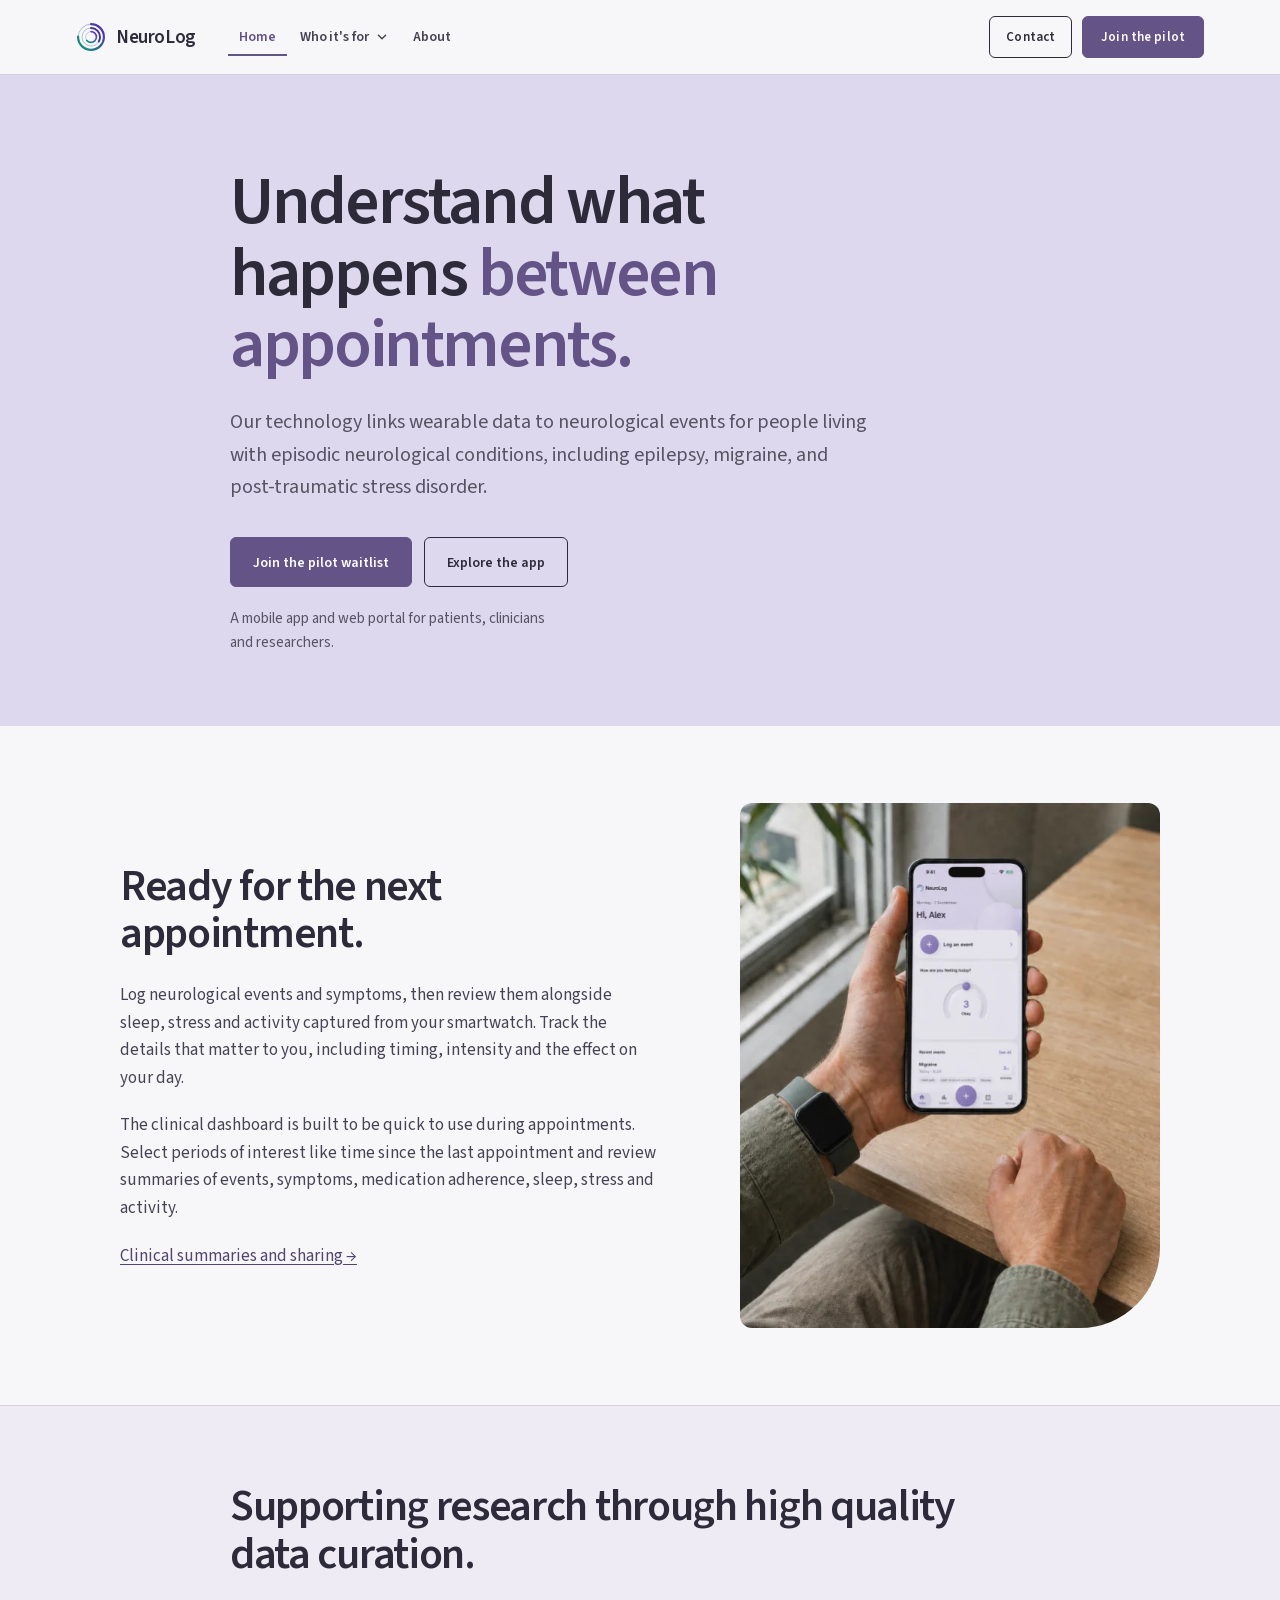
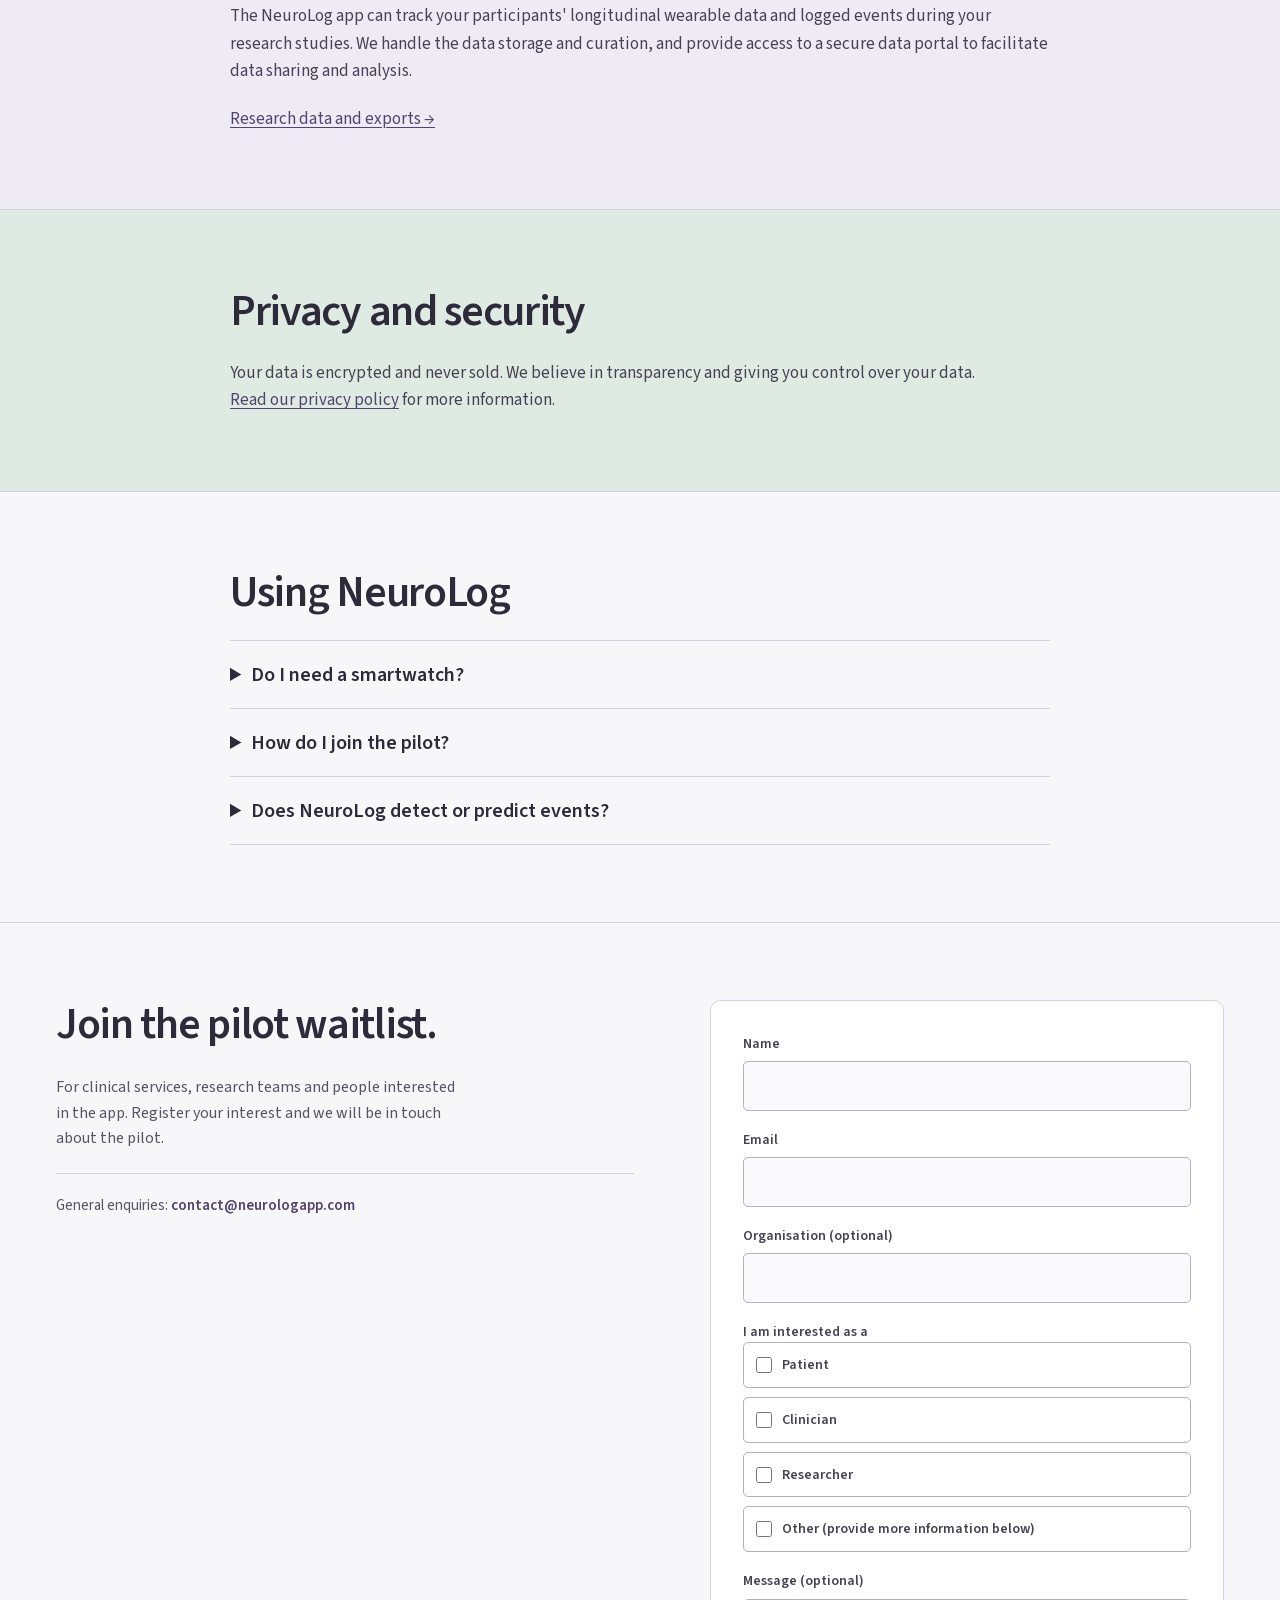
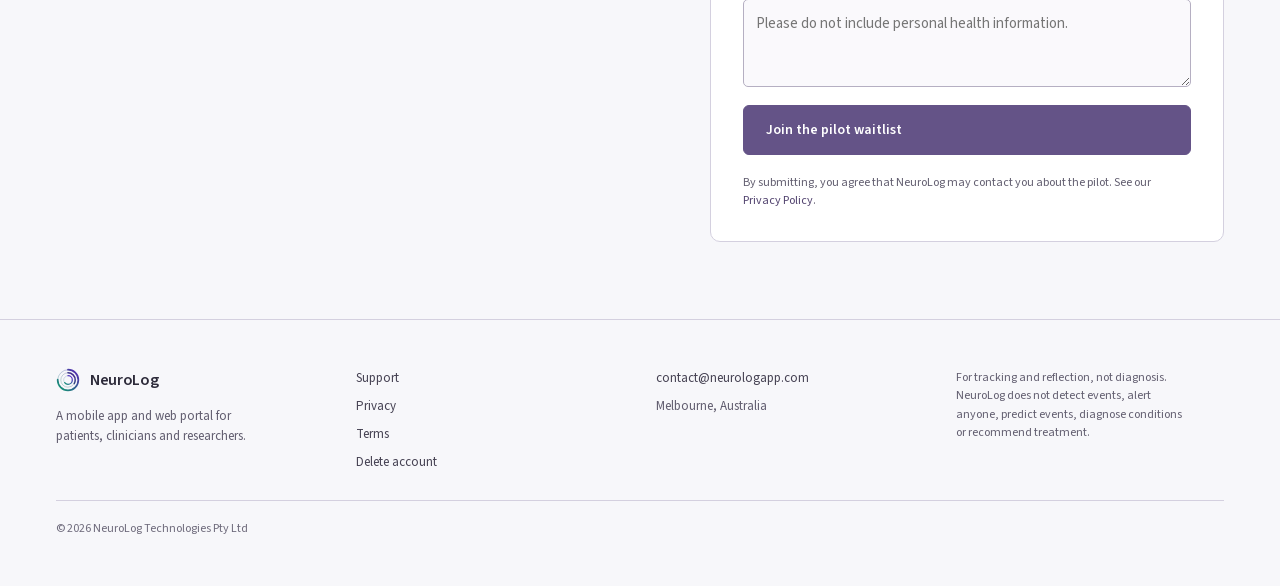
<file: index.html>
<!doctype html>
<html lang="en">

<head>
  <meta charset="utf-8">
  <meta name="viewport" content="width=device-width, initial-scale=1">
  <title>NeuroLog | Neurological tracking | Developed in Melbourne</title>
  <meta name="description"
    content="Track neurological events and symptoms with wearable data. NeuroLog connects patients, clinicians and researchers. Join the pilot waitlist.">
  <link rel="canonical" href="https://neurologapp.com/">
  <meta property="og:url" content="https://neurologapp.com/">
  <meta property="og:site_name" content="NeuroLog">
  <meta property="og:locale" content="en_AU">
  <link rel="icon" href="assets/neurolog-logo.svg" type="image/svg+xml">
  <meta property="og:title" content="NeuroLog | Neurological tracking | Developed in Melbourne">
  <meta property="og:description"
    content="Track neurological events and symptoms with wearable data. NeuroLog connects patients, clinicians and researchers. Join the pilot waitlist.">
  <meta property="og:type" content="website">
  <meta property="og:image" content="https://neurologapp.com/assets/social-preview.jpg">
  <meta property="og:image:width" content="1200">
  <meta property="og:image:height" content="630">
  <meta property="og:image:alt"
    content="NeuroLog: Understand what happens between appointments. Phone showing the app beside a smartwatch.">
  <meta name="twitter:card" content="summary_large_image">
  <meta name="twitter:image" content="https://neurologapp.com/assets/social-preview.jpg">
  <meta name="twitter:image:alt" content="NeuroLog: Understand what happens between appointments.">
  <link rel="stylesheet" href="assets/site.css">
  <script src="assets/site.js" defer></script>
  <script type="application/ld+json">
{
  "@context": "https://schema.org",
  "@graph": [
    {
      "@type": "Organization",
      "@id": "https://neurologapp.com/#organization",
      "name": "NeuroLog",
      "legalName": "NeuroLog Technologies Pty Ltd",
      "url": "https://neurologapp.com/",
      "logo": "https://neurologapp.com/assets/neurolog-logo.svg",
      "email": "contact@neurologapp.com"
    },
    {
      "@type": "WebSite",
      "@id": "https://neurologapp.com/#website",
      "name": "NeuroLog",
      "url": "https://neurologapp.com/",
      "publisher": {
        "@id": "https://neurologapp.com/#organization"
      }
    }
  ]
}
  </script>
</head>

<body>
  <a class="skip-link" href="#main">Skip to content</a>

  <header class="site-header">
    <div class="site-header__bar">
      <a class="brand" href="index.html">
        <img src="assets/neurolog-logo.svg" alt="" width="30" height="30" decoding="async">
        <span>NeuroLog</span>
      </a>

      <nav class="nav" aria-label="Primary">
        <a class="nav__link" href="index.html" aria-current="page">Home</a>
        <div class="nav__group">
          <button class="nav__link nav__toggle" type="button" data-dropdown-toggle aria-expanded="false"
            aria-controls="audience-menu">
            <span>Who it's for</span>
            <svg width="14" height="14" viewBox="0 0 24 24" fill="none" stroke="currentColor" stroke-width="2.4"
              stroke-linecap="square" aria-hidden="true">
              <path d="m6 9 6 6 6-6"></path>
            </svg>
          </button>
          <div class="nav__menu" id="audience-menu" data-dropdown-menu hidden>
            <a href="for_patients.html">For patients</a>
            <a href="for_clinicians.html">For clinicians</a>
            <a href="for_researchers.html">For researchers</a>
          </div>
        </div>
        <a class="nav__link" href="about.html">About</a>
      </nav>

      <div class="header__actions">
        <a class="header__contact" href="mailto:contact@neurologapp.com">Contact</a>
        <a class="btn btn--sm" href="#waitlist">Join the pilot</a>
        <button class="menu-btn" type="button" data-menu-toggle aria-expanded="false" aria-controls="mobile-nav"
          aria-label="Menu">
          <svg width="18" height="18" viewBox="0 0 24 24" fill="none" stroke="currentColor" stroke-width="2"
            stroke-linecap="square" aria-hidden="true">
            <path d="M3 6h18M3 12h18M3 18h18"></path>
          </svg>
        </button>
      </div>
    </div>

    <nav class="mobile-nav" id="mobile-nav" data-mobile-nav aria-label="Primary" hidden>
      <a href="index.html" aria-current="page">Home</a>
      <a href="for_patients.html">For patients</a>
      <a href="for_clinicians.html">For clinicians</a>
      <a href="for_researchers.html">For researchers</a>
      <a href="about.html">About</a>
      <a href="support.html">Support</a>
      <a href="mailto:contact@neurologapp.com">contact@neurologapp.com</a>
    </nav>
  </header>

  <main id="main">
    <section class="section section--hero">
      <div class="wrap reading-width hero-copy">
        <h1 class="display">Understand what happens <span>between appointments.</span></h1>
        <p class="lead">Our technology links wearable data to neurological events for people living with episodic
          neurological conditions, including epilepsy, migraine, and post-traumatic stress disorder.</p>
        <div class="btn-row">
          <a class="btn" href="#waitlist">Join the pilot waitlist</a>
          <a class="btn btn--ghost" href="for_patients.html">Explore the app</a>
        </div>
        <p class="hero-note">A mobile app and web portal for patients, clinicians and researchers.</p>
      </div>
    </section>

    <section class="section product-section">
      <div class="wrap appointment-layout">
        <div>
          <h2 class="h2">Ready for the next appointment.</h2>
          <div class="prose">
            <p>Log neurological events and symptoms, then review them alongside sleep, stress and activity captured from
              your
              smartwatch. Track the details that matter to you, including timing, intensity and the effect on your
              day.
            </p>
            <p>The clinical dashboard is built to be quick to use during appointments. Select periods of interest like
              time
              since the last appointment and review summaries of events, symptoms, medication adherence, sleep, stress
              and
              activity.</p>
            <p><a href="for_clinicians.html">Clinical summaries and sharing →</a></p>
          </div>
        </div>
        <picture class="appointment-photo">
          <img src="assets/product/phone-watch-840.webp"
            srcset="assets/product/phone-watch-560.webp 560w, assets/product/phone-watch-840.webp 840w, assets/product/phone-watch-1120.webp 1120w"
            sizes="(max-width: 860px) min(420px, 90vw), (max-width: 1200px) 40vw, 420px"
            alt="A person wearing a smartwatch holds a phone displaying the NeuroLog home screen" width="840"
            height="1050" loading="lazy" decoding="async">
        </picture>
      </div>
    </section>

    <section class="section section--rule product-section soft-section">
      <div class="wrap reading-width">
        <h2 class="h2">Supporting research through high quality data curation.</h2>
        <div class="prose">
          <p>The NeuroLog app can track your participants' longitudinal wearable data and logged events during your
            research studies. We handle the data storage and curation, and provide access to a secure data portal to
            facilitate data sharing and analysis.</p>
          <p><a href="for_researchers.html">Research data and exports →</a></p>
        </div>
      </div>
    </section>

    <section class="section section--rule product-section sage-section" id="your-data">
      <div class="wrap reading-width">
        <h2 class="h2">Privacy and security</h2>
        <div class="prose">
          <p>Your data is encrypted and never sold. We believe in transparency and giving you control over your
            data.<br><a href="privacy.html">Read our
              privacy policy</a> for more information.</p>
        </div>
      </div>
    </section>

    <section class="section section--rule product-section" id="questions">
      <div class="wrap reading-width">
        <h2 class="h2">Using NeuroLog</h2>
        <div class="faq-list">
          <details>
            <summary>Do I need a smartwatch?</summary>
            <p>No. Event and symptom logging works without one, but connecting a wearable provides more detailed
              insights.
              Connect through Apple Health on iPhone or Health Connect
              on Android, including compatible data from Samsung Health. Available measurements depend on your device
              and the permissions you allow.</p>
          </details>
          <details>
            <summary>How do I join the pilot?</summary>
            <p>Use the form below to register your interest as a patient, clinician or researcher, and we'll be in touch
              about pilot access.</p>
          </details>
          <details>
            <summary>Does NeuroLog detect or predict events?</summary>
            <p>No. NeuroLog records the events you report. It does not detect or predict events, diagnose conditions,
              recommend treatment or send emergency alerts. It does, however, provide historical insights into your
              events and symptoms, and links them to sleep, stress and activity levels recorded on your smartwatch.</p>
          </details>
        </div>
      </div>
    </section>
  </main>

  <section class="section section--rule" id="waitlist">
    <div class="wrap waitlist">
      <div>

        <h2 class="h2">Join the pilot waitlist.</h2>
        <p class="lead" style="max-width:50ch;font-size:16px">For clinical services, research teams and people
          interested in the app. Register your interest and we will be in touch about the pilot.</p>
        <p class="waitlist__note">General enquiries: <a href="mailto:contact@neurologapp.com"
            style="font-weight:600">contact@neurologapp.com</a></p>
      </div>

      <form class="form" data-waitlist-form>
        <label>Name
          <input type="text" name="name" required autocomplete="name">
        </label>
        <label>Email
          <input type="email" name="email" required autocomplete="email">
        </label>
        <label>Organisation (optional)
          <input type="text" name="organisation" autocomplete="organization">
        </label>
        <fieldset>
          <legend>I am interested as a</legend>
          <label class="check"><input type="checkbox" name="role" value="Patient"><span>Patient</span></label>
          <label class="check"><input type="checkbox" name="role" value="Clinician"><span>Clinician</span></label>
          <label class="check"><input type="checkbox" name="role" value="Researcher"><span>Researcher</span></label>
          <label class="check"><input type="checkbox" name="role" value="Other"><span>Other (provide more information
              below)</span></label>
        </fieldset>
        <label>Message (optional)
          <textarea name="message" placeholder="Please do not include personal health information."></textarea>
        </label>
        <button class="btn" type="submit">Join the pilot waitlist</button>
        <p class="form__ok" data-waitlist-confirmation role="status" aria-live="polite" hidden>Your enquiry has been
          sent. We will be in touch about the pilot.</p>
        <p class="form__fine">By submitting, you agree that NeuroLog may contact you about the pilot. See our <a
            href="privacy.html">Privacy Policy</a>.</p>
      </form>
    </div>
  </section>

  <footer class="site-footer">
    <div class="site-footer__grid">
      <div>
        <div class="brand">
          <img src="assets/neurolog-logo.svg" alt="" width="30" height="30" decoding="async">
          <span>NeuroLog</span>
        </div>
        <p class="site-footer__blurb">A mobile app and web portal for patients, clinicians and researchers.</p>
      </div>

      <nav aria-label="Footer">
        <a href="support.html">Support</a>
        <a href="privacy.html">Privacy</a>
        <a href="terms.html">Terms</a>
        <a href="delete-account.html">Delete account</a>
      </nav>

      <div class="site-footer__meta">
        <a href="mailto:contact@neurologapp.com">contact@neurologapp.com</a>
        <span>Melbourne, Australia</span>
      </div>

      <p class="site-footer__legal">For tracking and reflection, not diagnosis. NeuroLog does not detect events, alert
        anyone, predict events, diagnose conditions or recommend treatment.</p>
    </div>
    <div class="site-footer__base">© 2026 NeuroLog Technologies Pty Ltd</div>
  </footer>
</body>

</html>
</file>
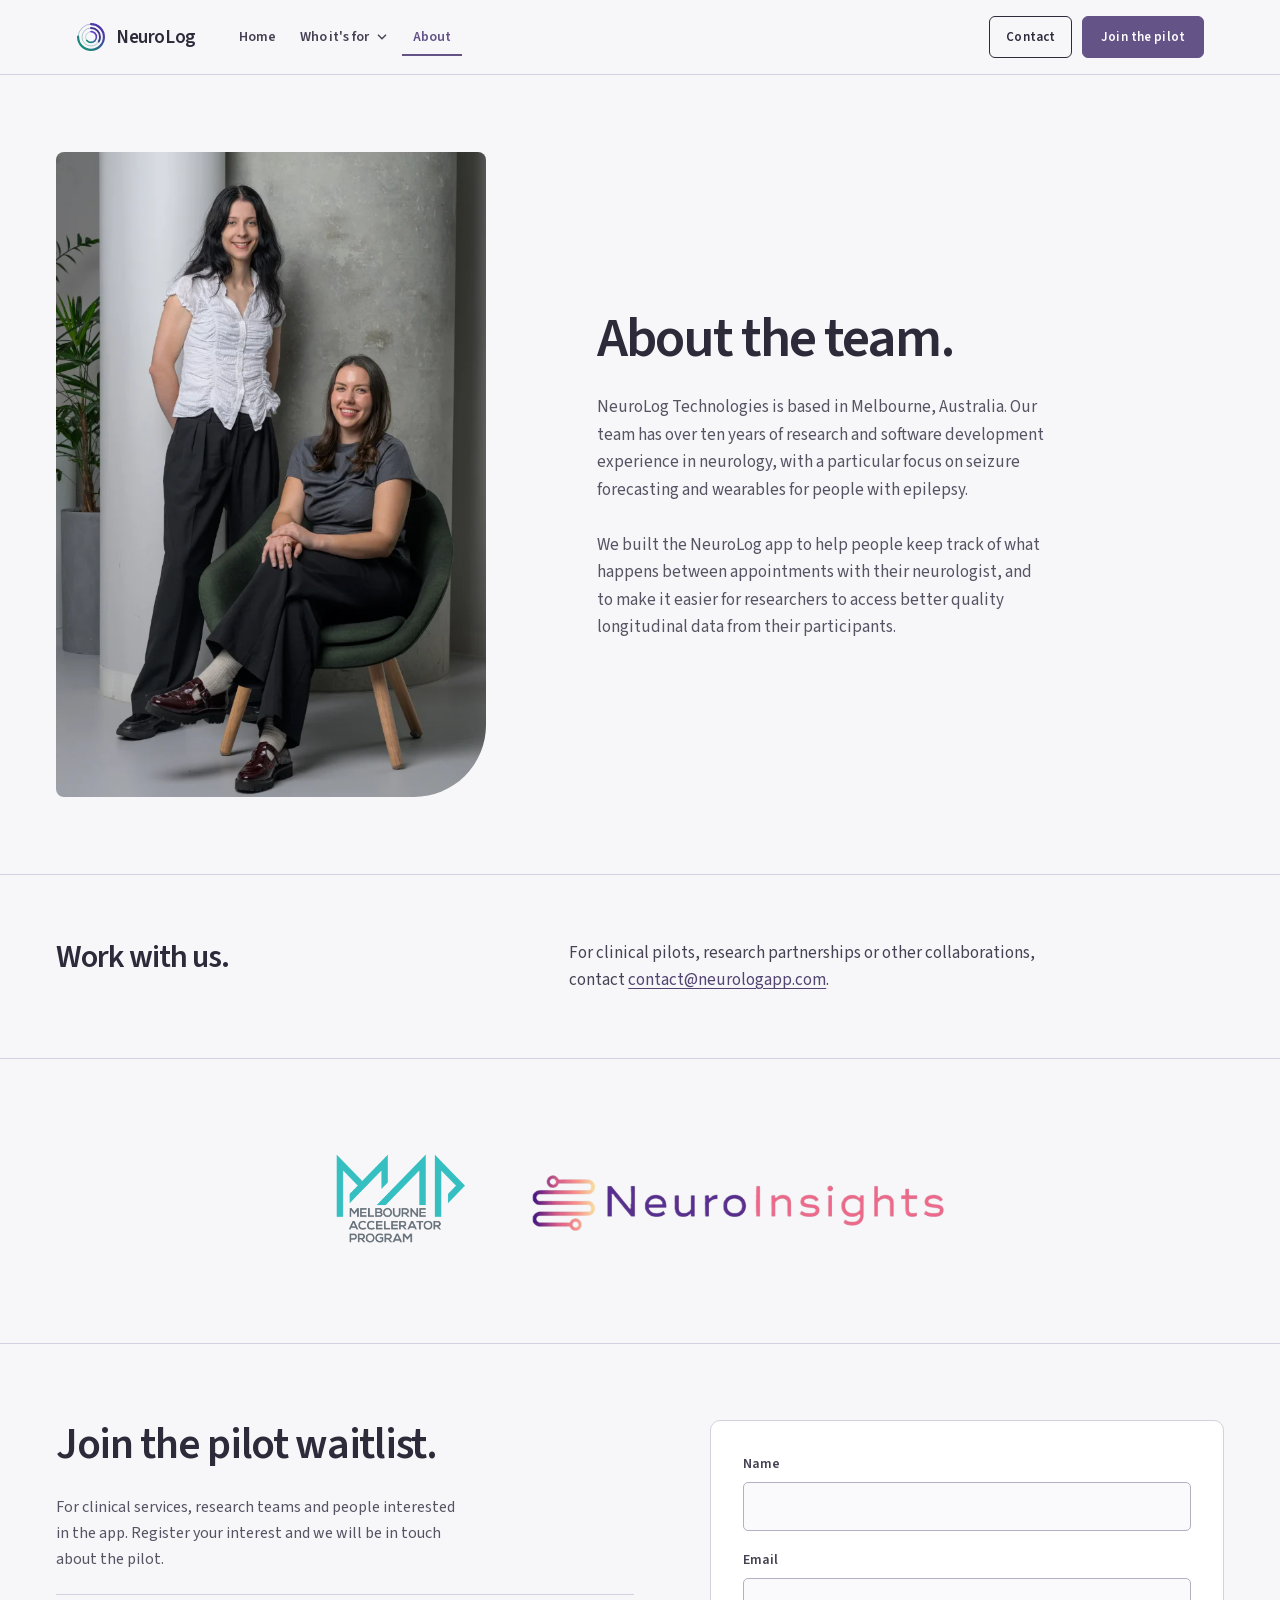
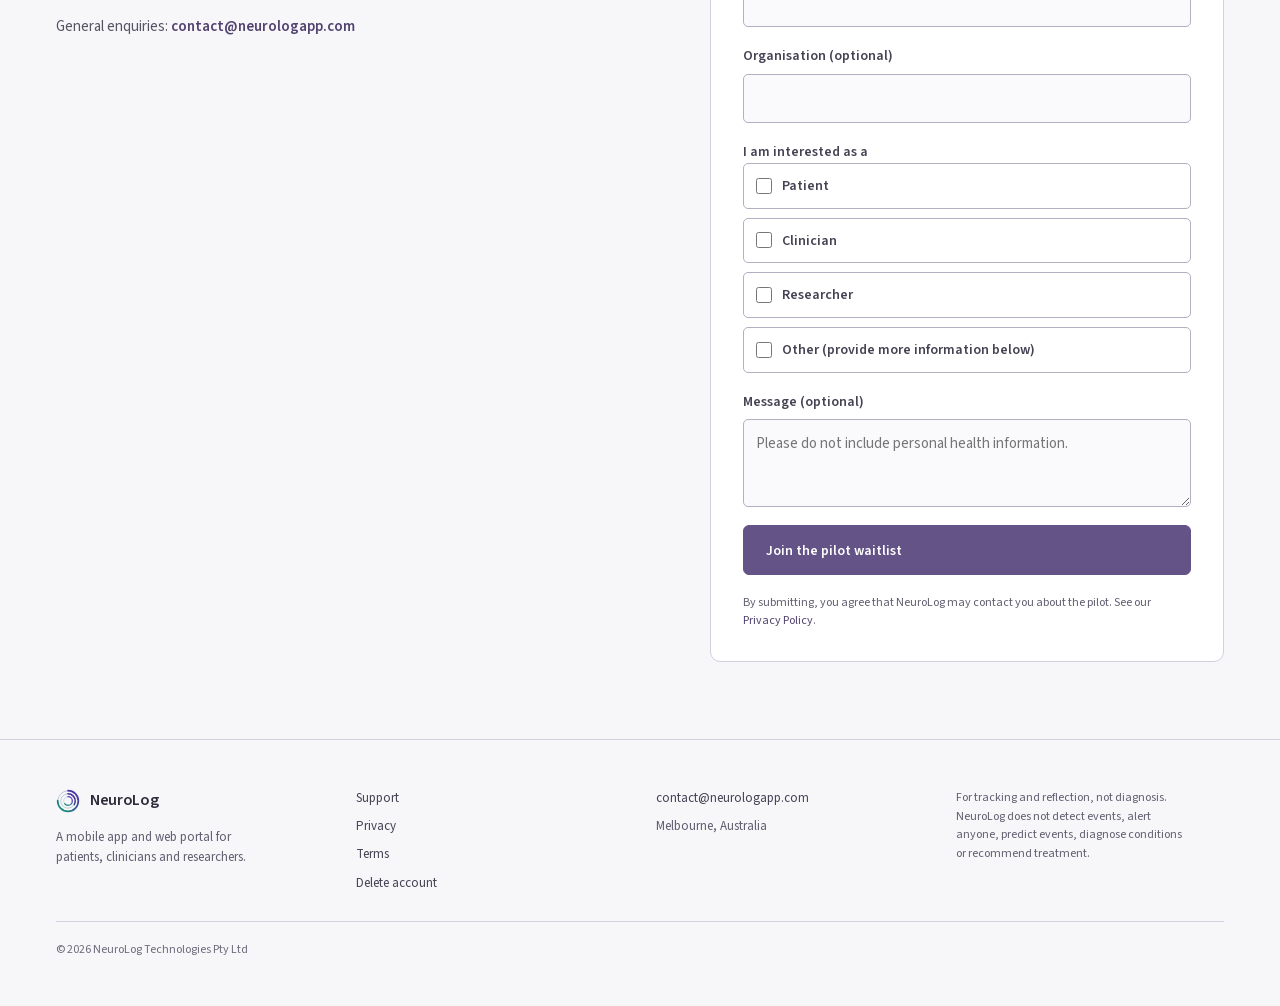
<file: about.html>
<!doctype html>
<html lang="en">

<head>
  <meta charset="utf-8">
  <meta name="viewport" content="width=device-width, initial-scale=1">
  <title>Our team and neurology research background | NeuroLog</title>
  <meta name="description"
    content="NeuroLog is based in Melbourne, Australia. Our team has extensive backgrounds in epilepsy research, biological rhythms, brain dynamics and health software.">
  <link rel="canonical" href="https://neurologapp.com/about.html">
  <meta property="og:url" content="https://neurologapp.com/about.html">
  <meta property="og:site_name" content="NeuroLog">
  <meta property="og:locale" content="en_AU">
  <link rel="icon" href="assets/neurolog-logo.svg" type="image/svg+xml">
  <meta property="og:title" content="Our team and neurology research background | NeuroLog">
  <meta property="og:description"
    content="NeuroLog is a Melbourne team with backgrounds in epilepsy research, biological rhythms, brain dynamics and health software.">
  <meta property="og:type" content="website">
  <meta property="og:image" content="https://neurologapp.com/assets/social-preview.jpg">
  <meta property="og:image:width" content="1200">
  <meta property="og:image:height" content="630">
  <meta property="og:image:alt"
    content="NeuroLog: Understand what happens between appointments. Phone showing the app beside a smartwatch.">
  <meta name="twitter:card" content="summary_large_image">
  <meta name="twitter:image" content="https://neurologapp.com/assets/social-preview.jpg">
  <meta name="twitter:image:alt" content="NeuroLog: Understand what happens between appointments.">
  <link rel="stylesheet" href="assets/site.css">
  <script src="assets/site.js" defer></script>
</head>

<body>
  <a class="skip-link" href="#main">Skip to content</a>

  <header class="site-header">
    <div class="site-header__bar">
      <a class="brand" href="index.html">
        <img src="assets/neurolog-logo.svg" alt="" width="30" height="30" decoding="async">
        <span>NeuroLog</span>
      </a>

      <nav class="nav" aria-label="Primary">
        <a class="nav__link" href="index.html">Home</a>
        <div class="nav__group">
          <button class="nav__link nav__toggle" type="button" data-dropdown-toggle aria-expanded="false"
            aria-controls="audience-menu">
            <span>Who it's for</span>
            <svg width="14" height="14" viewBox="0 0 24 24" fill="none" stroke="currentColor" stroke-width="2.4"
              stroke-linecap="square" aria-hidden="true">
              <path d="m6 9 6 6 6-6"></path>
            </svg>
          </button>
          <div class="nav__menu" id="audience-menu" data-dropdown-menu hidden>
            <a href="for_patients.html">For patients</a>
            <a href="for_clinicians.html">For clinicians</a>
            <a href="for_researchers.html">For researchers</a>
          </div>
        </div>
        <a class="nav__link" href="about.html" aria-current="page">About</a>
      </nav>

      <div class="header__actions">
        <a class="header__contact" href="mailto:contact@neurologapp.com">Contact</a>
        <a class="btn btn--sm" href="#waitlist">Join the pilot</a>
        <button class="menu-btn" type="button" data-menu-toggle aria-expanded="false" aria-controls="mobile-nav"
          aria-label="Menu">
          <svg width="18" height="18" viewBox="0 0 24 24" fill="none" stroke="currentColor" stroke-width="2"
            stroke-linecap="square" aria-hidden="true">
            <path d="M3 6h18M3 12h18M3 18h18"></path>
          </svg>
        </button>
      </div>
    </div>

    <nav class="mobile-nav" id="mobile-nav" data-mobile-nav aria-label="Primary" hidden>
      <a href="index.html">Home</a>
      <a href="for_patients.html">For patients</a>
      <a href="for_clinicians.html">For clinicians</a>
      <a href="for_researchers.html">For researchers</a>
      <a href="about.html" aria-current="page">About</a>
      <a href="support.html">Support</a>
      <a href="mailto:contact@neurologapp.com">contact@neurologapp.com</a>
    </nav>
  </header>

  <main id="main">

    <section class="section section--page-head">
      <div class="wrap split founder-story">
        <img class="founder-photo" src="assets/team/founders-640.webp"
          srcset="assets/team/founders-640.webp 640w, assets/team/founders-960.webp 960w"
          sizes="(max-width: 860px) min(430px, 90vw), 38vw" fetchpriority="high"
          alt="NeuroLog co-founders Dr Rachel Stirling and Dr Michaela Vranic-Peters" width="640" height="960"
          decoding="async">
        <div>
          <h1 class="display display--page" style="max-width:22ch">About the team.</h1>
          <p class="lead">NeuroLog Technologies is based in Melbourne, Australia. Our team has over ten years of
            research and software development
            experience in
            neurology, with a particular focus on seizure forecasting and wearables for people with epilepsy.
            <br><br>We built the NeuroLog app to help people keep track of what happens
            between appointments with their neurologist, and to make it easier for researchers to access better quality
            longitudinal data from their participants.
          </p>
        </div>
      </div>
    </section>
    <section class="section section--rule" style="padding-block:clamp(40px,5vw,64px)">
      <div class="wrap split">
        <div>

          <h2 class="h2 h2--sm" style="max-width:16ch">Work with us.</h2>
        </div>
        <div class="prose">
          <p>For clinical pilots, research partnerships or other collaborations, contact <a
              href="mailto:contact@neurologapp.com">contact@neurologapp.com</a>.</p>
        </div>
      </div>
    </section>

    <section class="section section--rule" style="padding-block:clamp(40px,5vw,64px)">
      <div class="wrap">

        <div class="partners" style="gap:60px;justify-content:center;">
          <img src="assets/MAP.png" alt="Melbourne Accelerator Program"
            style="width:auto;height:100px;object-fit:contain;" width="889" height="662" loading="lazy"
            decoding="async">
          <img src="assets/NeuroInsights.png" alt="NeuroInsights" style="width:auto;height:70px;object-fit:contain;"
            width="2656" height="444" loading="lazy" decoding="async">
        </div>
      </div>
    </section>
  </main>

  <section class="section section--rule" id="waitlist">
    <div class="wrap waitlist">
      <div>

        <h2 class="h2">Join the pilot waitlist.</h2>
        <p class="lead" style="max-width:50ch;font-size:16px">For clinical services, research teams and people
          interested in the app. Register your interest and we will be in touch about the pilot.</p>
        <p class="waitlist__note">General enquiries: <a href="mailto:contact@neurologapp.com"
            style="font-weight:600">contact@neurologapp.com</a></p>
      </div>

      <form class="form" data-waitlist-form>
        <label>Name
          <input type="text" name="name" required autocomplete="name">
        </label>
        <label>Email
          <input type="email" name="email" required autocomplete="email">
        </label>
        <label>Organisation (optional)
          <input type="text" name="organisation" autocomplete="organization">
        </label>
        <fieldset>
          <legend>I am interested as a</legend>
          <label class="check"><input type="checkbox" name="role" value="Patient"><span>Patient</span></label>
          <label class="check"><input type="checkbox" name="role" value="Clinician"><span>Clinician</span></label>
          <label class="check"><input type="checkbox" name="role" value="Researcher"><span>Researcher</span></label>
          <label class="check"><input type="checkbox" name="role" value="Other"><span>Other (provide more information
              below)</span></label>
        </fieldset>
        <label>Message (optional)
          <textarea name="message" placeholder="Please do not include personal health information."></textarea>
        </label>
        <button class="btn" type="submit">Join the pilot waitlist</button>
        <p class="form__ok" data-waitlist-confirmation role="status" aria-live="polite" hidden>Your enquiry has been
          sent. We will be in touch about the pilot.</p>
        <p class="form__fine">By submitting, you agree that NeuroLog may contact you about the pilot. See our <a
            href="privacy.html">Privacy Policy</a>.</p>
      </form>
    </div>
  </section>

  <footer class="site-footer">
    <div class="site-footer__grid">
      <div>
        <div class="brand">
          <img src="assets/neurolog-logo.svg" alt="" width="30" height="30" decoding="async">
          <span>NeuroLog</span>
        </div>
        <p class="site-footer__blurb">A mobile app and web portal for patients, clinicians and researchers.</p>
      </div>

      <nav aria-label="Footer">
        <a href="support.html">Support</a>
        <a href="privacy.html">Privacy</a>
        <a href="terms.html">Terms</a>
        <a href="delete-account.html">Delete account</a>
      </nav>

      <div class="site-footer__meta">
        <a href="mailto:contact@neurologapp.com">contact@neurologapp.com</a>
        <span>Melbourne, Australia</span>
      </div>

      <p class="site-footer__legal">For tracking and reflection, not diagnosis. NeuroLog does not detect events, alert
        anyone, predict events, diagnose conditions or recommend treatment.</p>
    </div>
    <div class="site-footer__base">© 2026 NeuroLog Technologies Pty Ltd</div>
  </footer>
</body>

</html>
</file>
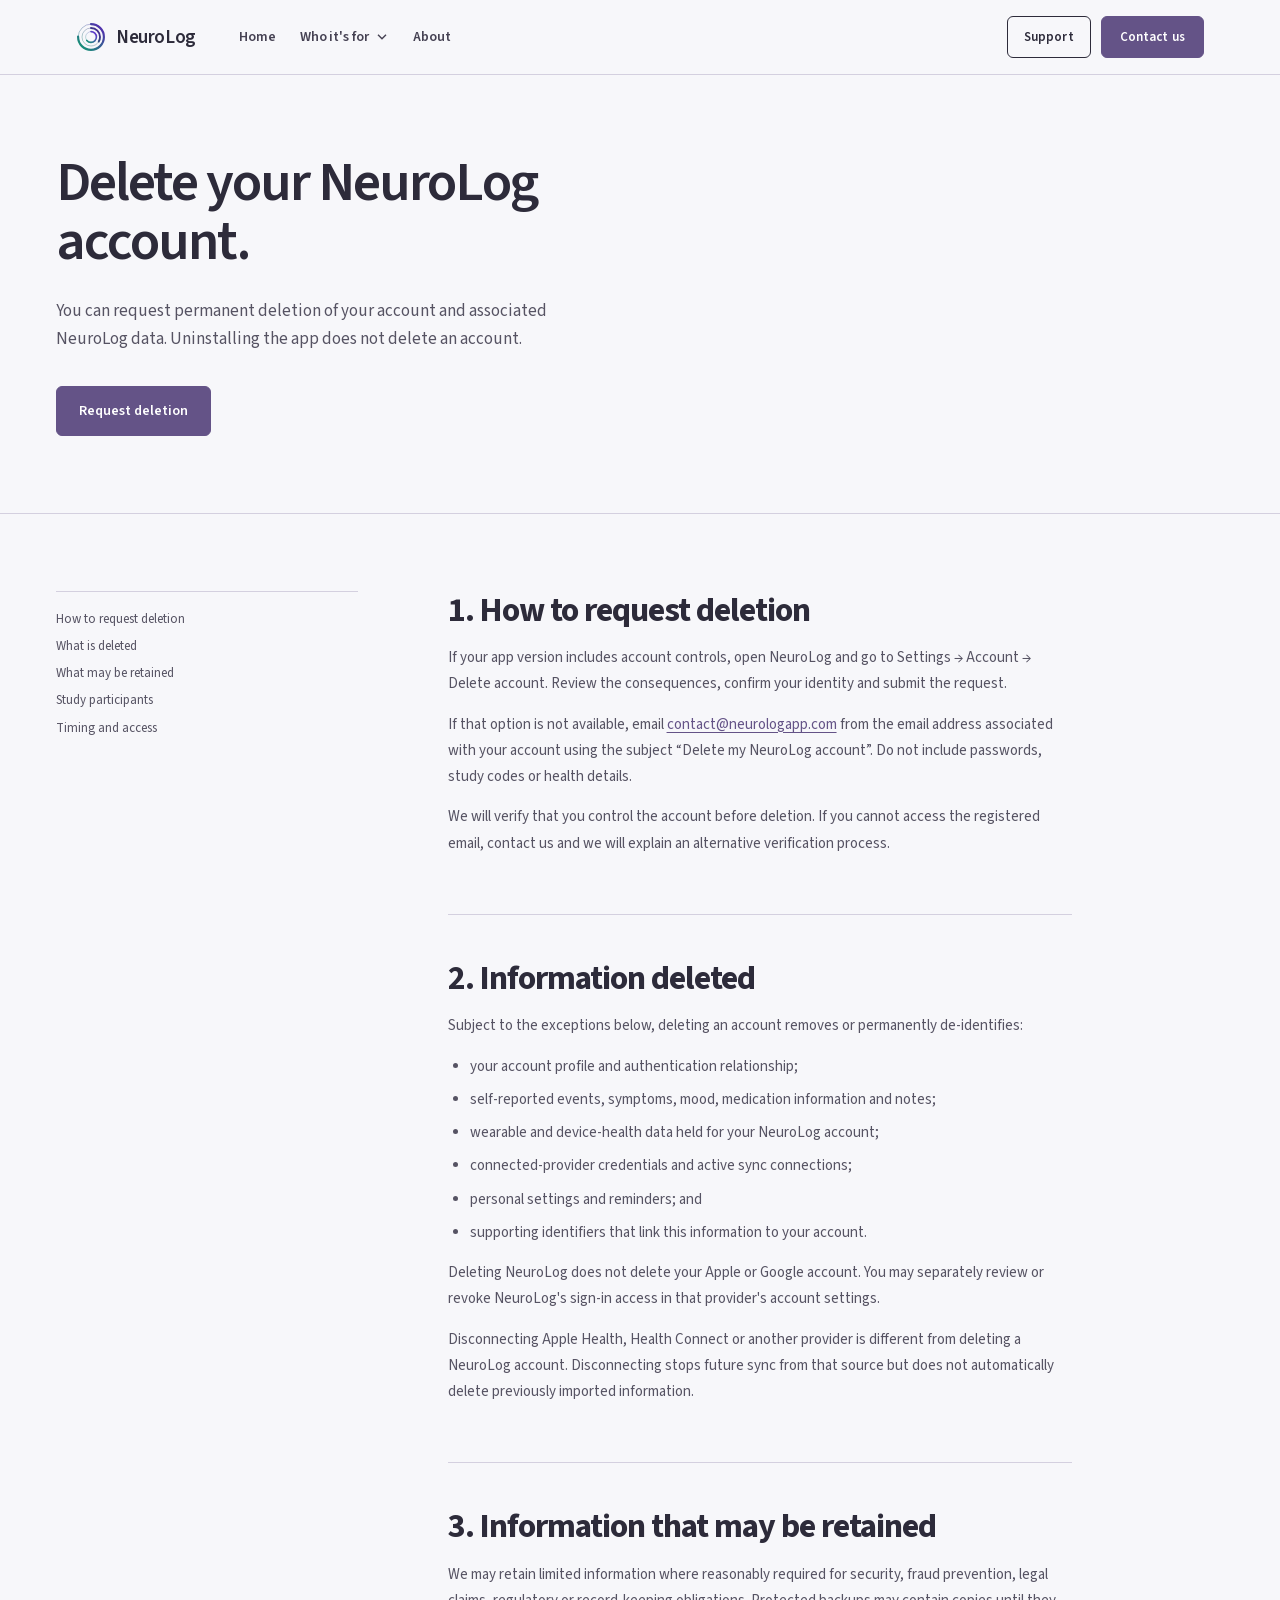
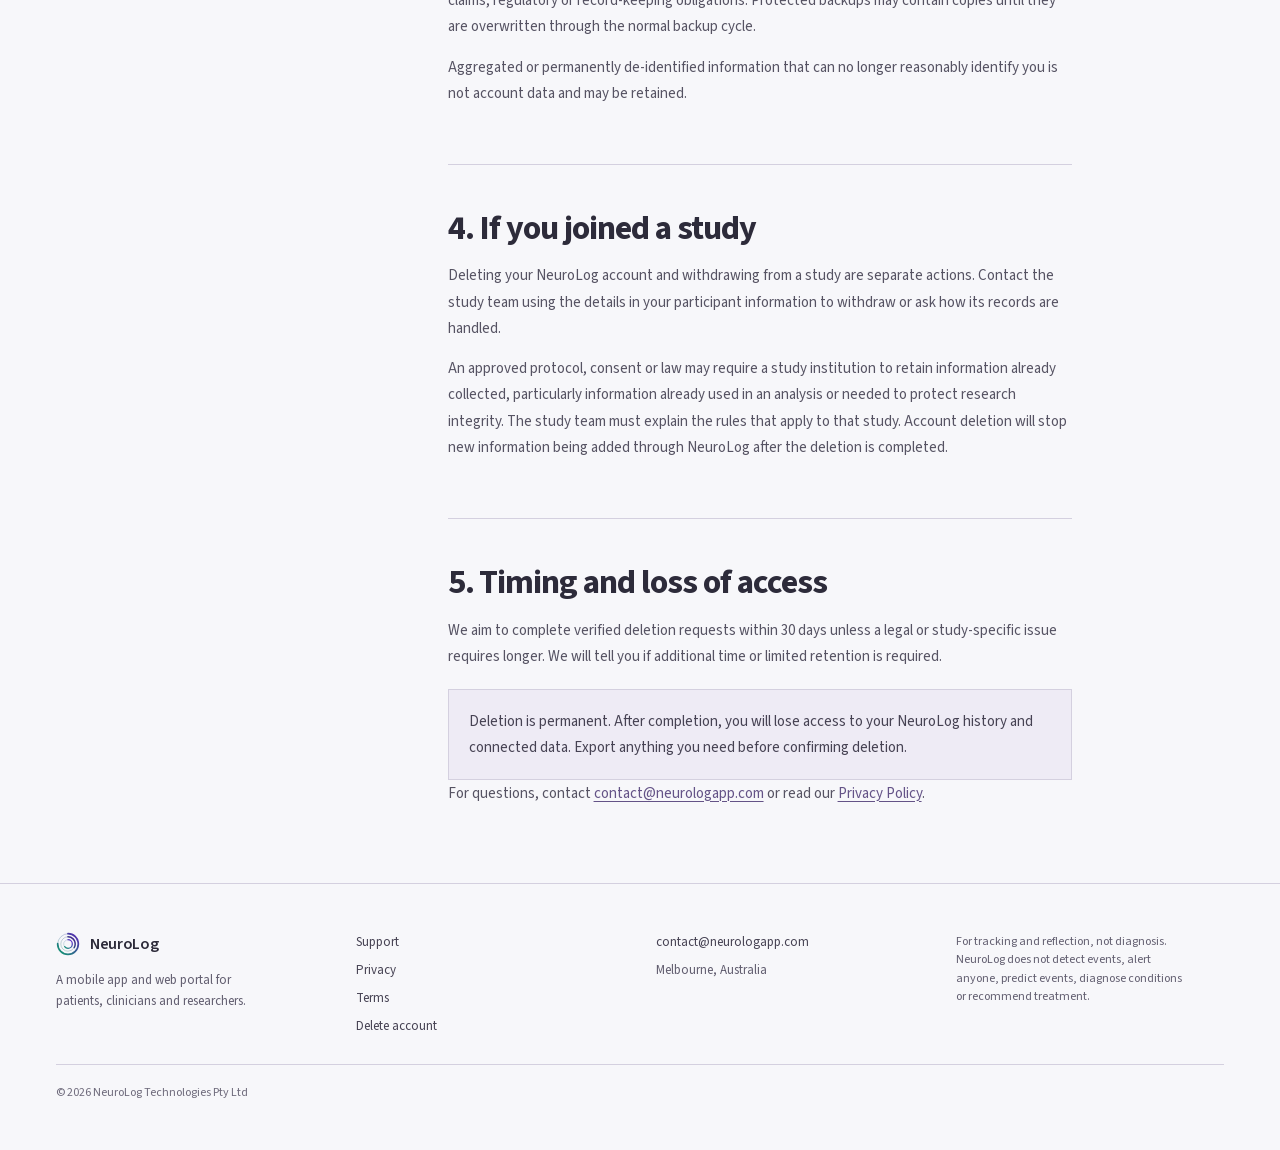
<file: delete-account.html>
<!doctype html>
<html lang="en">

<head>
  <meta charset="utf-8">
  <meta name="viewport" content="width=device-width, initial-scale=1">
  <title>Delete your NeuroLog account | NeuroLog</title>
  <meta name="description"
    content="Request deletion of your NeuroLog account and associated data. Find the steps to follow, information to include and what happens to your records.">
  <link rel="canonical" href="https://neurologapp.com/delete-account.html">
  <meta property="og:url" content="https://neurologapp.com/delete-account.html">
  <meta property="og:site_name" content="NeuroLog">
  <meta property="og:locale" content="en_AU">
  <link rel="icon" href="assets/neurolog-logo.svg" type="image/svg+xml">
  <meta property="og:title"
    content="Delete your NeuroLog account | NeuroLog">
  <meta property="og:description"
    content="Request deletion of your NeuroLog account and associated data. Find the steps to follow, information to include and what happens to your records.">
  <meta property="og:type" content="website">
  <meta property="og:image" content="https://neurologapp.com/assets/social-preview.jpg">
  <meta property="og:image:width" content="1200">
  <meta property="og:image:height" content="630">
  <meta property="og:image:alt" content="NeuroLog: Understand what happens between appointments. Phone showing the app beside a smartwatch.">
  <meta name="twitter:card" content="summary_large_image">
  <meta name="twitter:image" content="https://neurologapp.com/assets/social-preview.jpg">
  <meta name="twitter:image:alt" content="NeuroLog: Understand what happens between appointments.">
  <link rel="stylesheet" href="assets/site.css">
  <script src="assets/site.js" defer></script>
</head>

<body>
  <a class="skip-link" href="#main">Skip to content</a>
  <header class="site-header">
    <div class="site-header__bar">
      <a class="brand" href="index.html"><img src="assets/neurolog-logo.svg" alt="" width="30" height="30" decoding="async"><span>NeuroLog</span></a>
      <nav class="nav" aria-label="Primary">
        <a class="nav__link" href="index.html">Home</a>
        <div class="nav__group">
          <button class="nav__link nav__toggle" type="button" data-dropdown-toggle aria-expanded="false"
            aria-controls="audience-menu">
            <span>Who it's for</span>
            <svg width="14" height="14" viewBox="0 0 24 24" fill="none" stroke="currentColor" stroke-width="2.4"
              stroke-linecap="square" aria-hidden="true">
              <path d="m6 9 6 6 6-6"></path>
            </svg>
          </button>
          <div class="nav__menu" id="audience-menu" data-dropdown-menu hidden>
            <a href="for_patients.html">For patients</a>
            <a href="for_clinicians.html">For clinicians</a>
            <a href="for_researchers.html">For researchers</a>
          </div>
        </div>
        <a class="nav__link" href="about.html">About</a>
      </nav>
      <div class="header__actions">
        <a class="header__contact" href="support.html">Support</a>
        <a class="btn btn--sm" href="mailto:contact@neurologapp.com">Contact us</a>
        <button class="menu-btn" type="button" data-menu-toggle aria-expanded="false" aria-controls="mobile-nav"
          aria-label="Menu">
          <svg width="18" height="18" viewBox="0 0 24 24" fill="none" stroke="currentColor" stroke-width="2"
            stroke-linecap="square" aria-hidden="true">
            <path d="M3 6h18M3 12h18M3 18h18"></path>
          </svg>
        </button>
      </div>
    </div>
    <nav class="mobile-nav" id="mobile-nav" data-mobile-nav aria-label="Primary" hidden>
      <a href="index.html">Home</a>
      <a href="for_patients.html">For patients</a>
      <a href="for_clinicians.html">For clinicians</a>
      <a href="for_researchers.html">For researchers</a>
      <a href="about.html">About</a>
      <a href="support.html">Support</a>
      <a href="mailto:contact@neurologapp.com">contact@neurologapp.com</a>
    </nav>
  </header>

  <main id="main">
    <section class="section section--page-head">
      <div class="wrap">
        <h1 class="display display--page" style="max-width:18ch">Delete your NeuroLog account.</h1>
        <p class="lead" style="max-width:62ch">You can request permanent deletion of your account and associated
          NeuroLog data. Uninstalling the app does not delete an account.</p>
        <div class="btn-row">
          <a class="btn"
            href="mailto:contact@neurologapp.com?subject=Delete%20my%20NeuroLog%20account&amp;body=Please%20delete%20the%20NeuroLog%20account%20registered%20to%20this%20email%20address.%20I%20understand%20you%20may%20need%20to%20verify%20my%20identity.">Request
            deletion</a>
        </div>
      </div>
    </section>

    <section class="section section--rule">
      <div class="wrap legal-layout">
        <nav class="legal-nav" aria-label="Account deletion contents">
          <a href="#request">How to request deletion</a>
          <a href="#deleted">What is deleted</a>
          <a href="#retained">What may be retained</a>
          <a href="#studies">Study participants</a>
          <a href="#timing">Timing and access</a>
        </nav>

        <div class="legal-copy">
          <section id="request">
            <h2>1. How to request deletion</h2>
            <p>If your app version includes account controls, open NeuroLog and go to Settings → Account → Delete
              account. Review the consequences, confirm your identity and submit the request.</p>
            <p>If that option is not available, email <a
                href="mailto:contact@neurologapp.com?subject=Delete%20my%20NeuroLog%20account">contact@neurologapp.com</a>
              from the email address associated with your account using the subject “Delete my NeuroLog account”. Do
              not include passwords, study codes or health details.</p>
            <p>We will verify that you control the account before deletion. If you cannot access the registered email,
              contact us and we will explain an alternative verification process.</p>
          </section>

          <section id="deleted">
            <h2>2. Information deleted</h2>
            <p>Subject to the exceptions below, deleting an account removes or permanently de-identifies:</p>
            <ul>
              <li>your account profile and authentication relationship;</li>
              <li>self-reported events, symptoms, mood, medication information and notes;</li>
              <li>wearable and device-health data held for your NeuroLog account;</li>
              <li>connected-provider credentials and active sync connections;</li>
              <li>personal settings and reminders; and</li>
              <li>supporting identifiers that link this information to your account.</li>
            </ul>
            <p>Deleting NeuroLog does not delete your Apple or Google account. You may separately review or revoke
              NeuroLog's sign-in access in that provider's account settings.</p>
            <p>Disconnecting Apple Health, Health Connect or another provider is different from deleting a NeuroLog
              account. Disconnecting stops future sync from that source but does not automatically delete previously
              imported information.</p>
          </section>

          <section id="retained">
            <h2>3. Information that may be retained</h2>
            <p>We may retain limited information where reasonably required for security, fraud prevention, legal claims,
              regulatory or record-keeping obligations. Protected backups may contain copies until they are overwritten
              through the normal backup cycle.</p>
            <p>Aggregated or permanently de-identified information that can no longer reasonably identify you is not
              account data and may be retained.</p>
          </section>

          <section id="studies">
            <h2>4. If you joined a study</h2>
            <p>Deleting your NeuroLog account and withdrawing from a study are separate actions. Contact the study team
              using the details in your participant information to withdraw or ask how its records are handled.</p>
            <p>An approved protocol, consent or law may require a study institution to retain information already
              collected, particularly information already used in an analysis or needed to protect research integrity.
              The study team must explain the rules that apply to that study. Account deletion will stop new information
              being added through NeuroLog after the deletion is completed.</p>
          </section>

          <section id="timing">
            <h2>5. Timing and loss of access</h2>
            <p>We aim to complete verified deletion requests within 30 days unless a legal or study-specific issue
              requires longer. We will tell you if additional time or limited retention is required.</p>
            <div class="legal-callout">
              <p>Deletion is permanent. After completion, you will lose access to your NeuroLog history and connected
                data. Export anything you need before confirming deletion.</p>
            </div>
            <p>For questions, contact <a href="mailto:contact@neurologapp.com">contact@neurologapp.com</a> or read our
              <a href="privacy.html">Privacy Policy</a>.
            </p>
          </section>
        </div>
      </div>
    </section>
  </main>

  <footer class="site-footer">
    <div class="site-footer__grid">
      <div>
        <div class="brand"><img src="assets/neurolog-logo.svg" alt="" width="30" height="30" decoding="async"><span>NeuroLog</span></div>
        <p class="site-footer__blurb">A mobile app and web portal for patients, clinicians and researchers.</p>
      </div>
      <nav aria-label="Footer">
        <a href="support.html">Support</a>
        <a href="privacy.html">Privacy</a>
        <a href="terms.html">Terms</a>
        <a href="delete-account.html" aria-current="page">Delete account</a>
      </nav>
      <div class="site-footer__meta"><a
          href="mailto:contact@neurologapp.com">contact@neurologapp.com</a><span>Melbourne,
          Australia</span></div>
      <p class="site-footer__legal">For tracking and reflection, not diagnosis. NeuroLog does not detect events, alert
        anyone, predict events, diagnose conditions or recommend treatment.</p>
    </div>
    <div class="site-footer__base">© 2026 NeuroLog Technologies Pty Ltd</div>
  </footer>
</body>

</html>
</file>
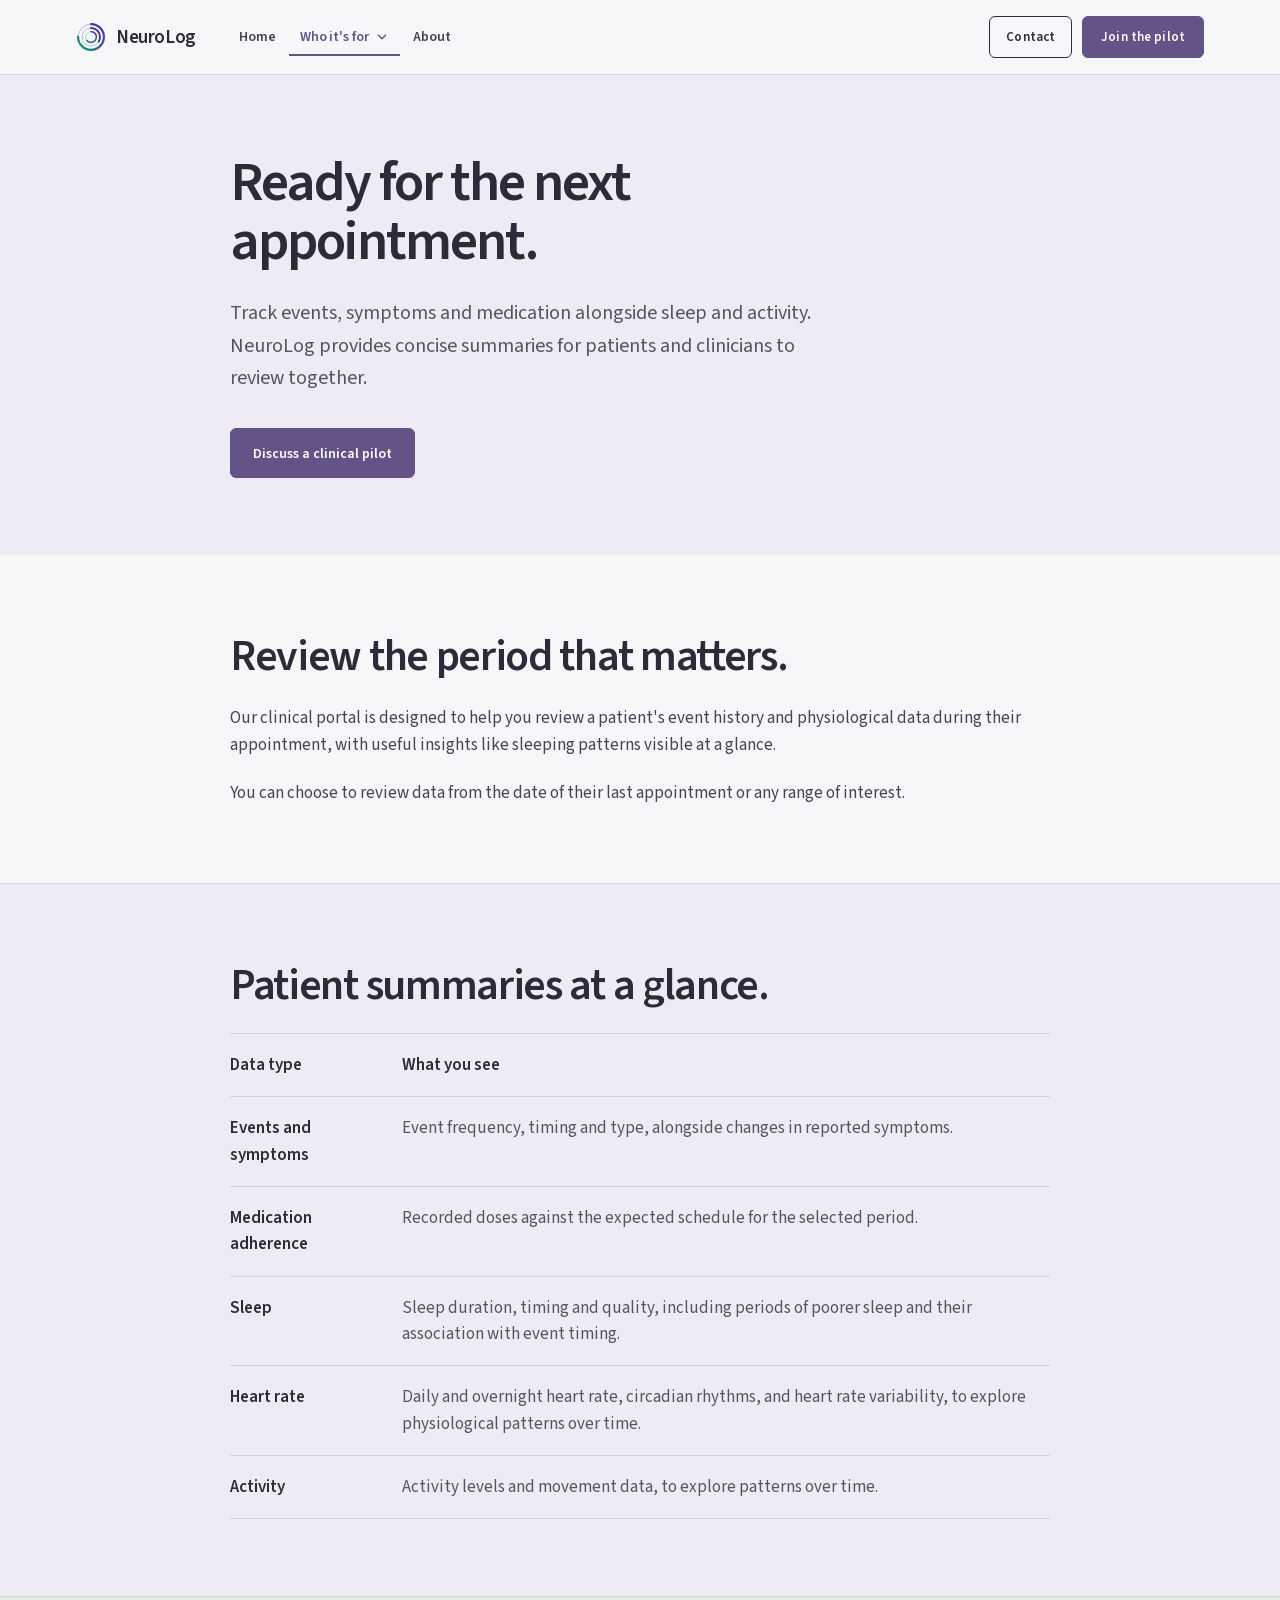
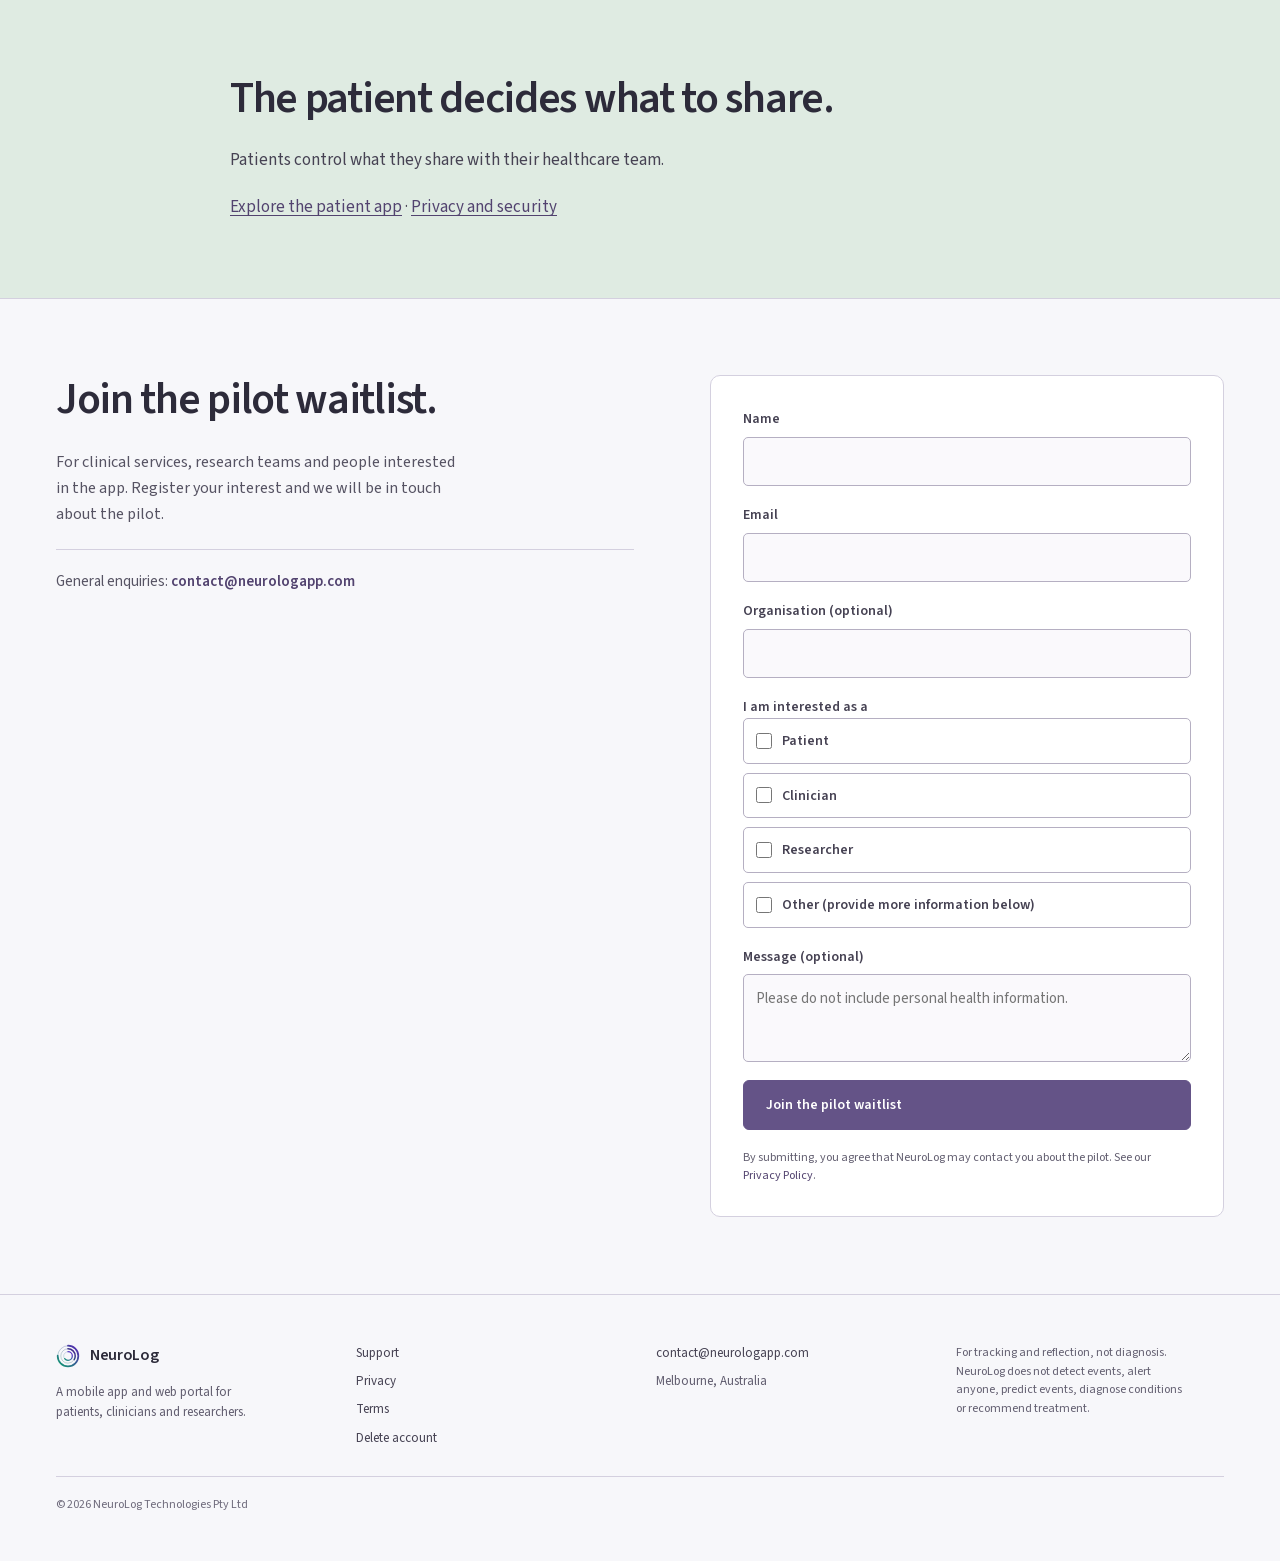
<file: for_clinicians.html>
<!doctype html>
<html lang="en">

<head>
  <meta charset="utf-8">
  <meta name="viewport" content="width=device-width, initial-scale=1">
  <title>Neurological patient summaries for clinicians | NeuroLog</title>
  <meta name="description"
    content="NeuroLog clinical summaries bring neurological events, symptoms, medication, sleep and activity into the appointment, with patient-controlled sharing.">
  <link rel="canonical" href="https://neurologapp.com/for_clinicians.html">
  <meta property="og:url" content="https://neurologapp.com/for_clinicians.html">
  <meta property="og:site_name" content="NeuroLog">
  <meta property="og:locale" content="en_AU">
  <link rel="icon" href="assets/neurolog-logo.svg" type="image/svg+xml">
  <meta property="og:title" content="Neurological patient summaries for clinicians | NeuroLog">
  <meta property="og:description"
    content="NeuroLog clinical summaries bring neurological events, symptoms, medication, sleep and activity into the appointment, with patient-controlled sharing.">
  <meta property="og:type" content="website">
  <meta property="og:image" content="https://neurologapp.com/assets/social-preview.jpg">
  <meta property="og:image:width" content="1200">
  <meta property="og:image:height" content="630">
  <meta property="og:image:alt"
    content="NeuroLog: Understand what happens between appointments. Phone showing the app beside a smartwatch.">
  <meta name="twitter:card" content="summary_large_image">
  <meta name="twitter:image" content="https://neurologapp.com/assets/social-preview.jpg">
  <meta name="twitter:image:alt" content="NeuroLog: Understand what happens between appointments.">
  <link rel="stylesheet" href="assets/site.css">
  <script src="assets/site.js" defer></script>
</head>

<body>
  <a class="skip-link" href="#main">Skip to content</a>

  <header class="site-header">
    <div class="site-header__bar">
      <a class="brand" href="index.html">
        <img src="assets/neurolog-logo.svg" alt="" width="30" height="30" decoding="async">
        <span>NeuroLog</span>
      </a>

      <nav class="nav" aria-label="Primary">
        <a class="nav__link" href="index.html">Home</a>
        <div class="nav__group">
          <button class="nav__link nav__toggle is-active" type="button" data-dropdown-toggle aria-expanded="false"
            aria-controls="audience-menu">
            <span>Who it's for</span>
            <svg width="14" height="14" viewBox="0 0 24 24" fill="none" stroke="currentColor" stroke-width="2.4"
              stroke-linecap="square" aria-hidden="true">
              <path d="m6 9 6 6 6-6"></path>
            </svg>
          </button>
          <div class="nav__menu" id="audience-menu" data-dropdown-menu hidden>
            <a href="for_patients.html">For patients</a>
            <a href="for_clinicians.html" aria-current="page">For clinicians</a>
            <a href="for_researchers.html">For researchers</a>
          </div>
        </div>
        <a class="nav__link" href="about.html">About</a>
      </nav>

      <div class="header__actions">
        <a class="header__contact" href="mailto:contact@neurologapp.com">Contact</a>
        <a class="btn btn--sm" href="#waitlist">Join the pilot</a>
        <button class="menu-btn" type="button" data-menu-toggle aria-expanded="false" aria-controls="mobile-nav"
          aria-label="Menu">
          <svg width="18" height="18" viewBox="0 0 24 24" fill="none" stroke="currentColor" stroke-width="2"
            stroke-linecap="square" aria-hidden="true">
            <path d="M3 6h18M3 12h18M3 18h18"></path>
          </svg>
        </button>
      </div>
    </div>

    <nav class="mobile-nav" id="mobile-nav" data-mobile-nav aria-label="Primary" hidden>
      <a href="index.html">Home</a>
      <a href="for_patients.html">For patients</a>
      <a href="for_clinicians.html" aria-current="page">For clinicians</a>
      <a href="for_researchers.html">For researchers</a>
      <a href="about.html">About</a>
      <a href="support.html">Support</a>
      <a href="mailto:contact@neurologapp.com">contact@neurologapp.com</a>
    </nav>
  </header>

  <main id="main">
    <section class="section section--page-head soft-section">
      <div class="wrap reading-width page-intro">
        <h1 class="display display--page">Ready for the next appointment.</h1>
        <p class="lead">Track events, symptoms and medication alongside sleep and activity. NeuroLog provides concise
          summaries for patients and clinicians to review together.</p>
        <div class="btn-row"><a class="btn" href="#waitlist">Discuss a clinical pilot</a></div>
      </div>
    </section>

    <section class="section product-section">
      <div class="wrap reading-width">
        <h2 class="h2">Review the period that matters.</h2>
        <div class="prose">
          <p>Our clinical portal is designed to help you review a patient's event history and physiological data during
            their
            appointment, with useful insights like sleeping patterns visible at a glance.</p>
          <p>You can choose to review data from the date of their last appointment or any range of interest.</p>
        </div>
      </div>
    </section>

    <section class="section section--rule product-section soft-section">
      <div class="wrap reading-width">
        <h2 class="h2" id="clinical-summary">Patient summaries at a glance.</h2>
        <div class="data-table-wrap" tabindex="0" role="region" aria-labelledby="clinical-summary">
          <table class="data-table" aria-labelledby="clinical-summary">
            <thead>
              <tr>
                <th scope="col">Data type</th>
                <th scope="col">What you see</th>
              </tr>
            </thead>
            <tbody>
              <tr>
                <th scope="row">Events and symptoms</th>
                <td>Event frequency, timing and type, alongside changes in reported symptoms.</td>
              </tr>
              <tr>
                <th scope="row">Medication adherence</th>
                <td>Recorded doses against the expected schedule for the selected period.</td>
              </tr>
              <tr>
                <th scope="row">Sleep</th>
                <td>Sleep duration, timing and quality, including periods of poorer
                  sleep and their association with event timing.</td>
              </tr>
              <tr>
                <th scope="row">Heart rate</th>
                <td>Daily and overnight heart rate, circadian rhythms, and heart rate variability, to explore
                  physiological patterns over time.</td>
              </tr>
              <tr>
                <th scope="row">Activity</th>
                <td>Activity levels and movement data, to explore patterns over time.</td>
              </tr>
            </tbody>
          </table>
        </div>
      </div>
    </section>

    <section class="section section--rule product-section sage-section">
      <div class="wrap reading-width">
        <h2 class="h2">The patient decides what to share.</h2>
        <div class="prose">
          <p>Patients control what they share with their healthcare
            team.</p>
          <p><a href="for_patients.html">Explore the patient app</a> · <a href="privacy.html">Privacy and security</a>
          </p>
        </div>
      </div>
    </section>
  </main>

  <section class="section section--rule" id="waitlist">
    <div class="wrap waitlist">
      <div>

        <h2 class="h2">Join the pilot waitlist.</h2>
        <p class="lead" style="max-width:50ch;font-size:16px">For clinical services, research teams and people
          interested in the app. Register your interest and we will be in touch about the pilot.</p>
        <p class="waitlist__note">General enquiries: <a href="mailto:contact@neurologapp.com"
            style="font-weight:600">contact@neurologapp.com</a></p>
      </div>

      <form class="form" data-waitlist-form>
        <label>Name
          <input type="text" name="name" required autocomplete="name">
        </label>
        <label>Email
          <input type="email" name="email" required autocomplete="email">
        </label>
        <label>Organisation (optional)
          <input type="text" name="organisation" autocomplete="organization">
        </label>
        <fieldset>
          <legend>I am interested as a</legend>
          <label class="check"><input type="checkbox" name="role" value="Patient"><span>Patient</span></label>
          <label class="check"><input type="checkbox" name="role" value="Clinician"><span>Clinician</span></label>
          <label class="check"><input type="checkbox" name="role" value="Researcher"><span>Researcher</span></label>
          <label class="check"><input type="checkbox" name="role" value="Other"><span>Other (provide more information
              below)</span></label>
        </fieldset>
        <label>Message (optional)
          <textarea name="message" placeholder="Please do not include personal health information."></textarea>
        </label>
        <button class="btn" type="submit">Join the pilot waitlist</button>
        <p class="form__ok" data-waitlist-confirmation role="status" aria-live="polite" hidden>Your enquiry has been
          sent. We will be in touch about the pilot.</p>
        <p class="form__fine">By submitting, you agree that NeuroLog may contact you about the pilot. See our <a
            href="privacy.html">Privacy Policy</a>.</p>
      </form>
    </div>
  </section>

  <footer class="site-footer">
    <div class="site-footer__grid">
      <div>
        <div class="brand">
          <img src="assets/neurolog-logo.svg" alt="" width="30" height="30" decoding="async">
          <span>NeuroLog</span>
        </div>
        <p class="site-footer__blurb">A mobile app and web portal for patients, clinicians and researchers.</p>
      </div>

      <nav aria-label="Footer">
        <a href="support.html">Support</a>
        <a href="privacy.html">Privacy</a>
        <a href="terms.html">Terms</a>
        <a href="delete-account.html">Delete account</a>
      </nav>

      <div class="site-footer__meta">
        <a href="mailto:contact@neurologapp.com">contact@neurologapp.com</a>
        <span>Melbourne, Australia</span>
      </div>

      <p class="site-footer__legal">For tracking and reflection, not diagnosis. NeuroLog does not detect events, alert
        anyone, predict events, diagnose conditions or recommend treatment.</p>
    </div>
    <div class="site-footer__base">© 2026 NeuroLog Technologies Pty Ltd</div>
  </footer>
</body>

</html>
</file>
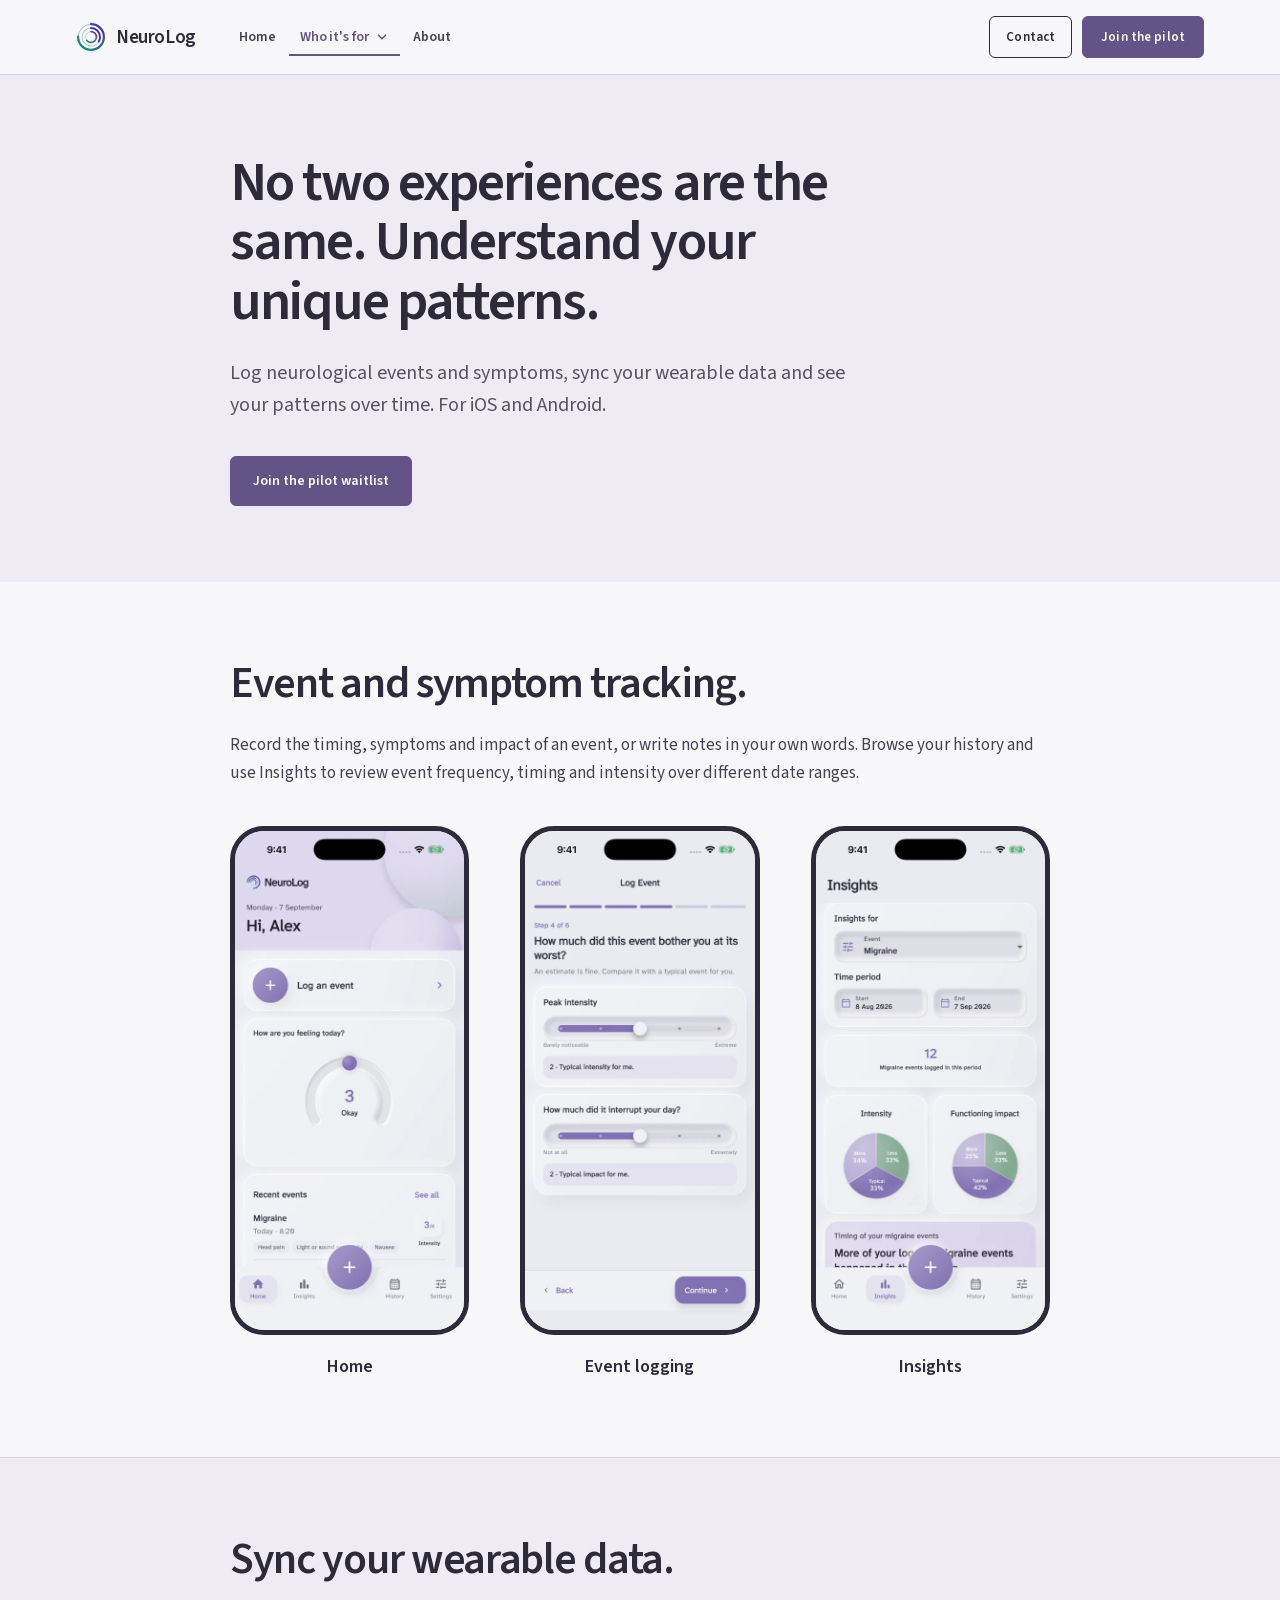
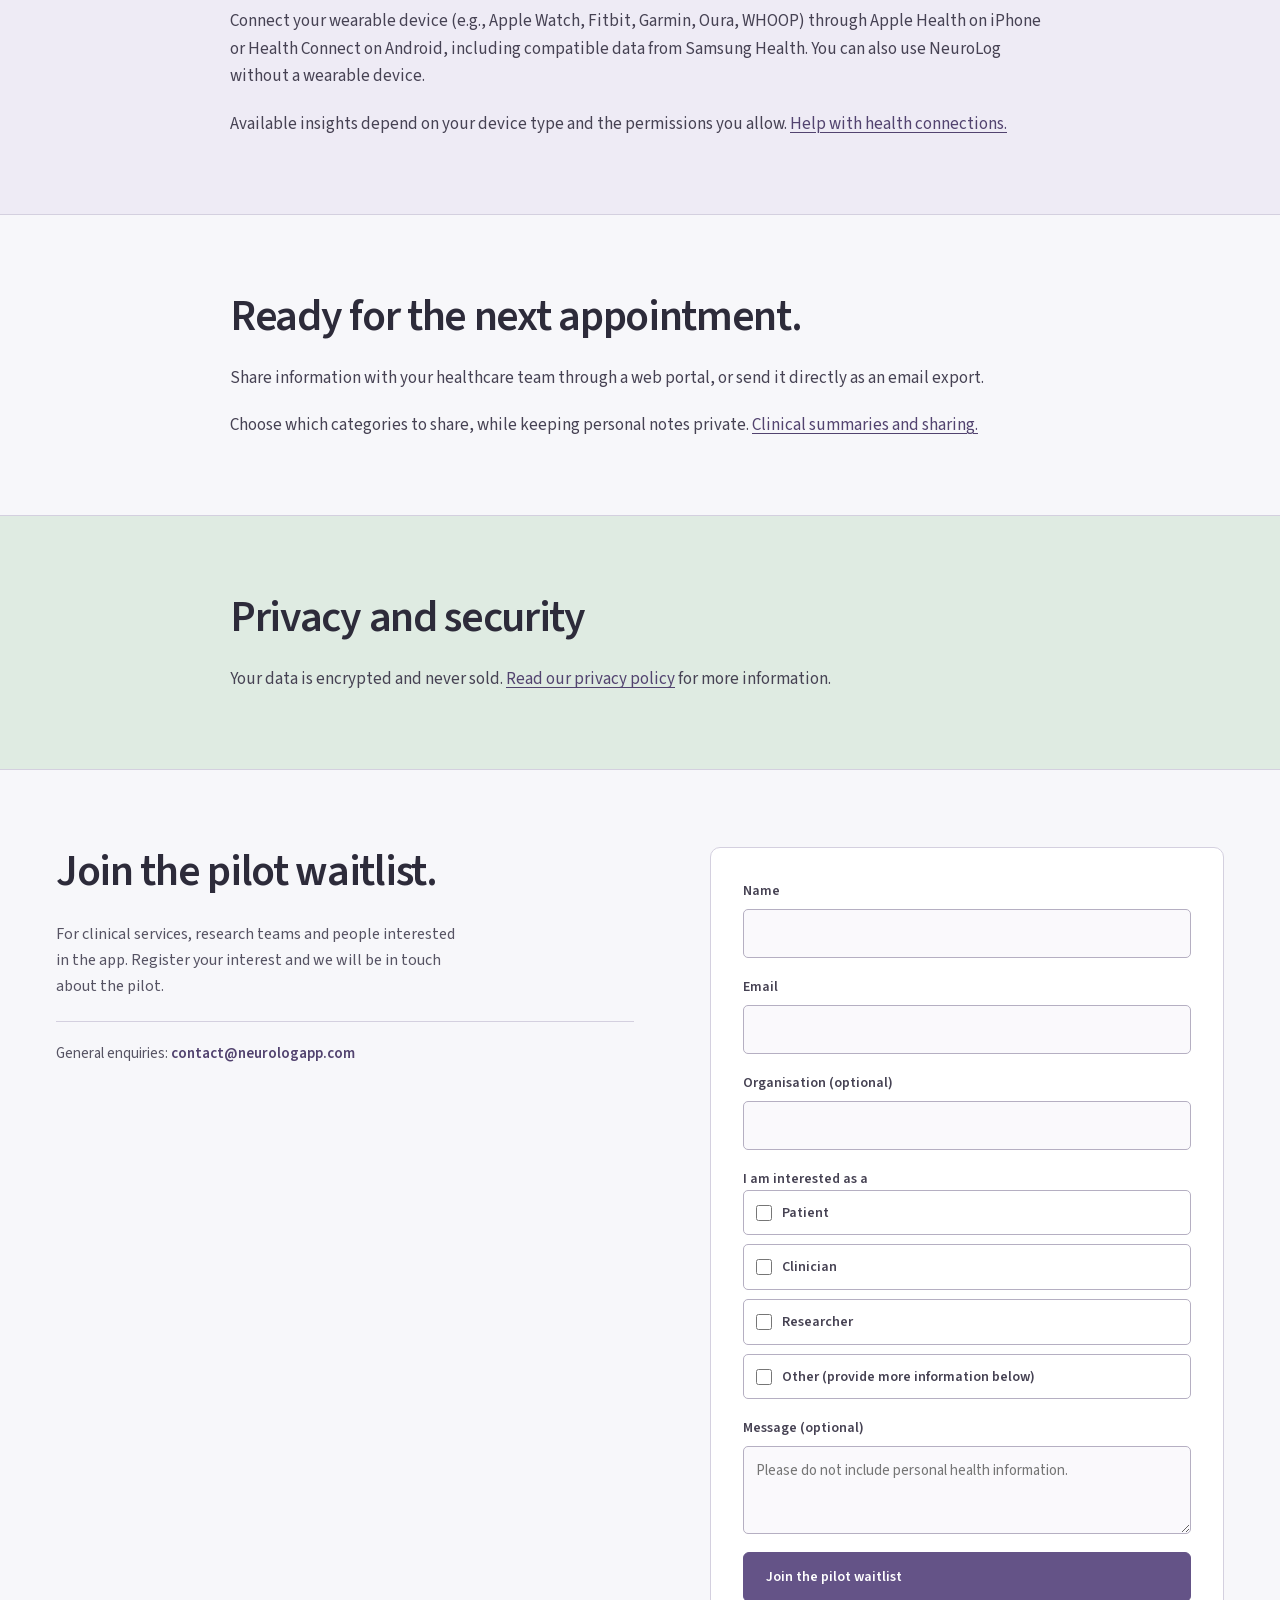
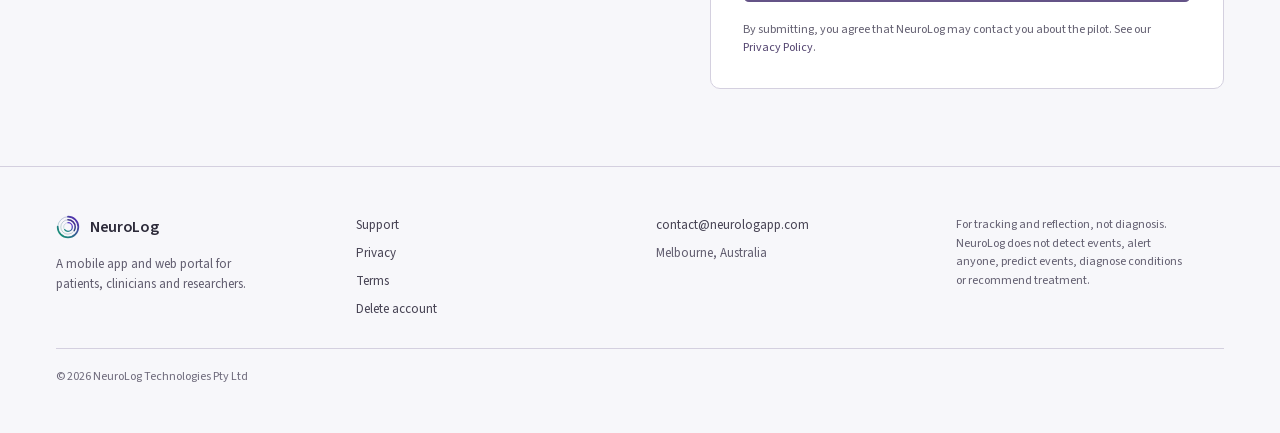
<file: for_patients.html>
<!doctype html>
<html lang="en">

<head>
  <meta charset="utf-8">
  <meta name="viewport" content="width=device-width, initial-scale=1">
  <title>Neurological event and symptom tracking app | NeuroLog</title>
  <meta name="description"
    content="Record neurological events, symptoms and their impact. Connect compatible wearable data and review your history. Explore NeuroLog for iPhone and Android.">
  <link rel="canonical" href="https://neurologapp.com/for_patients.html">
  <meta property="og:url" content="https://neurologapp.com/for_patients.html">
  <meta property="og:site_name" content="NeuroLog">
  <meta property="og:locale" content="en_AU">
  <link rel="icon" href="assets/neurolog-logo.svg" type="image/svg+xml">
  <meta property="og:title" content="Neurological event and symptom tracking app | NeuroLog">
  <meta property="og:description"
    content="Record neurological events, symptoms and their impact. Connect compatible wearable data and review your history. Explore NeuroLog for iPhone and Android.">
  <meta property="og:type" content="website">
  <meta property="og:image" content="https://neurologapp.com/assets/social-preview.jpg">
  <meta property="og:image:width" content="1200">
  <meta property="og:image:height" content="630">
  <meta property="og:image:alt"
    content="NeuroLog: Understand what happens between appointments. Phone showing the app beside a smartwatch.">
  <meta name="twitter:card" content="summary_large_image">
  <meta name="twitter:image" content="https://neurologapp.com/assets/social-preview.jpg">
  <meta name="twitter:image:alt" content="NeuroLog: Understand what happens between appointments.">
  <link rel="stylesheet" href="assets/site.css">
  <script src="assets/site.js" defer></script>
</head>

<body>
  <a class="skip-link" href="#main">Skip to content</a>

  <header class="site-header">
    <div class="site-header__bar">
      <a class="brand" href="index.html">
        <img src="assets/neurolog-logo.svg" alt="" width="30" height="30" decoding="async">
        <span>NeuroLog</span>
      </a>

      <nav class="nav" aria-label="Primary">
        <a class="nav__link" href="index.html">Home</a>
        <div class="nav__group">
          <button class="nav__link nav__toggle is-active" type="button" data-dropdown-toggle aria-expanded="false"
            aria-controls="audience-menu">
            <span>Who it's for</span>
            <svg width="14" height="14" viewBox="0 0 24 24" fill="none" stroke="currentColor" stroke-width="2.4"
              stroke-linecap="square" aria-hidden="true">
              <path d="m6 9 6 6 6-6"></path>
            </svg>
          </button>
          <div class="nav__menu" id="audience-menu" data-dropdown-menu hidden>
            <a href="for_patients.html" aria-current="page">For patients</a>
            <a href="for_clinicians.html">For clinicians</a>
            <a href="for_researchers.html">For researchers</a>
          </div>
        </div>
        <a class="nav__link" href="about.html">About</a>
      </nav>

      <div class="header__actions">
        <a class="header__contact" href="mailto:contact@neurologapp.com">Contact</a>
        <a class="btn btn--sm" href="#waitlist">Join the pilot</a>
        <button class="menu-btn" type="button" data-menu-toggle aria-expanded="false" aria-controls="mobile-nav"
          aria-label="Menu">
          <svg width="18" height="18" viewBox="0 0 24 24" fill="none" stroke="currentColor" stroke-width="2"
            stroke-linecap="square" aria-hidden="true">
            <path d="M3 6h18M3 12h18M3 18h18"></path>
          </svg>
        </button>
      </div>
    </div>

    <nav class="mobile-nav" id="mobile-nav" data-mobile-nav aria-label="Primary" hidden>
      <a href="index.html">Home</a>
      <a href="for_patients.html" aria-current="page">For patients</a>
      <a href="for_clinicians.html">For clinicians</a>
      <a href="for_researchers.html">For researchers</a>
      <a href="about.html">About</a>
      <a href="support.html">Support</a>
      <a href="mailto:contact@neurologapp.com">contact@neurologapp.com</a>
    </nav>
  </header>

  <main id="main">
    <section class="section section--page-head soft-section">
      <div class="wrap reading-width page-intro">
        <h1 class="display display--page">No two experiences are the same. Understand your unique patterns.</h1>
        <p class="lead">Log neurological events and symptoms, sync your wearable data and see your patterns over time.
          For iOS and Android.</p>
        <div class="btn-row"><a class="btn" href="#waitlist">Join the pilot waitlist</a></div>
      </div>
    </section>
    <section class="section product-section">
      <div class="wrap reading-width">
        <h2 class="h2">Event and symptom tracking.</h2>
        <div class="prose">
          <p>Record the timing, symptoms and impact of an event, or write notes in your own words. Browse your history
            and use Insights to review event frequency, timing and intensity over different date ranges.</p>
        </div>
        <div class="app-walkthrough">
          <figure>
            <img src="assets/product/app-home-480.webp"
              srcset="assets/product/app-home-480.webp 480w, assets/product/app-home-720.webp 720w"
              sizes="(max-width: 600px) 250px, 270px" loading="lazy" decoding="async"
              alt="NeuroLog home screen with recent events and wearable health context" width="480" height="1044">
            <figcaption>Home</figcaption>
          </figure>
          <figure>
            <img src="assets/product/app-event-logging-480.webp"
              srcset="assets/product/app-event-logging-480.webp 480w, assets/product/app-event-logging-720.webp 720w"
              sizes="(max-width: 600px) 250px, 270px" loading="lazy" decoding="async"
              alt="NeuroLog event logger asking about intensity and impact on the day" width="480" height="1044">
            <figcaption>Event logging</figcaption>
          </figure>
          <figure>
            <img src="assets/product/app-insights-480.webp"
              srcset="assets/product/app-insights-480.webp 480w, assets/product/app-insights-720.webp 720w"
              sizes="(max-width: 600px) 250px, 270px" loading="lazy" decoding="async"
              alt="NeuroLog insights showing a selected date range and event summaries" width="480" height="1044">
            <figcaption>Insights</figcaption>
          </figure>
        </div>
      </div>
    </section>
    <section class="section section--rule product-section soft-section" id="wearables">
      <div class="wrap reading-width">
        <h2 class="h2">Sync your wearable data.</h2>
        <div class="prose">
          <p>Connect your wearable device (e.g., Apple Watch, Fitbit, Garmin, Oura, WHOOP) through Apple Health on
            iPhone or
            Health Connect on Android, including compatible data from Samsung
            Health. You can also use NeuroLog without
            a wearable device.</p>
          <p>Available insights depend on your device type and the permissions you allow. <a href="support.html">Help
              with
              health connections.</a></p>
        </div>
      </div>
    </section>
    <section class="section section--rule product-section">
      <div class="wrap reading-width">
        <h2 class="h2">Ready for the next appointment.</h2>
        <div class="prose">
          <p>Share information with your healthcare team through a web portal, or send it directly as an email
            export.</p>
          <p>Choose which categories to share, while keeping personal notes
            private. <a href="for_clinicians.html">Clinical summaries and sharing.</a></p>
        </div>
      </div>
    </section>
    <section class="section section--rule product-section sage-section">
      <div class="wrap reading-width">
        <h2 class="h2">Privacy and security</h2>
        <div class="prose">
          <p>Your data is encrypted and never sold. <a href="privacy.html">Read our
              privacy policy</a> for more information.</p>
        </div>
      </div>
    </section>
  </main>

  <section class="section section--rule" id="waitlist">
    <div class="wrap waitlist">
      <div>

        <h2 class="h2">Join the pilot waitlist.</h2>
        <p class="lead" style="max-width:50ch;font-size:16px">For clinical services, research teams and people
          interested in the app. Register your interest and we will be in touch about the pilot.</p>
        <p class="waitlist__note">General enquiries: <a href="mailto:contact@neurologapp.com"
            style="font-weight:600">contact@neurologapp.com</a></p>
      </div>

      <form class="form" data-waitlist-form>
        <label>Name
          <input type="text" name="name" required autocomplete="name">
        </label>
        <label>Email
          <input type="email" name="email" required autocomplete="email">
        </label>
        <label>Organisation (optional)
          <input type="text" name="organisation" autocomplete="organization">
        </label>
        <fieldset>
          <legend>I am interested as a</legend>
          <label class="check"><input type="checkbox" name="role" value="Patient"><span>Patient</span></label>
          <label class="check"><input type="checkbox" name="role" value="Clinician"><span>Clinician</span></label>
          <label class="check"><input type="checkbox" name="role" value="Researcher"><span>Researcher</span></label>
          <label class="check"><input type="checkbox" name="role" value="Other"><span>Other (provide more information
              below)</span></label>
        </fieldset>
        <label>Message (optional)
          <textarea name="message" placeholder="Please do not include personal health information."></textarea>
        </label>
        <button class="btn" type="submit">Join the pilot waitlist</button>
        <p class="form__ok" data-waitlist-confirmation role="status" aria-live="polite" hidden>Your enquiry has been
          sent. We will be in touch about the pilot.</p>
        <p class="form__fine">By submitting, you agree that NeuroLog may contact you about the pilot. See our <a
            href="privacy.html">Privacy Policy</a>.</p>
      </form>
    </div>
  </section>

  <footer class="site-footer">
    <div class="site-footer__grid">
      <div>
        <div class="brand">
          <img src="assets/neurolog-logo.svg" alt="" width="30" height="30" decoding="async">
          <span>NeuroLog</span>
        </div>
        <p class="site-footer__blurb">A mobile app and web portal for patients, clinicians and researchers.</p>
      </div>

      <nav aria-label="Footer">
        <a href="support.html">Support</a>
        <a href="privacy.html">Privacy</a>
        <a href="terms.html">Terms</a>
        <a href="delete-account.html">Delete account</a>
      </nav>

      <div class="site-footer__meta">
        <a href="mailto:contact@neurologapp.com">contact@neurologapp.com</a>
        <span>Melbourne, Australia</span>
      </div>

      <p class="site-footer__legal">For tracking and reflection, not diagnosis. NeuroLog does not detect events, alert
        anyone, predict events, diagnose conditions or recommend treatment.</p>
    </div>
    <div class="site-footer__base">© 2026 NeuroLog Technologies Pty Ltd</div>
  </footer>
</body>

</html>
</file>
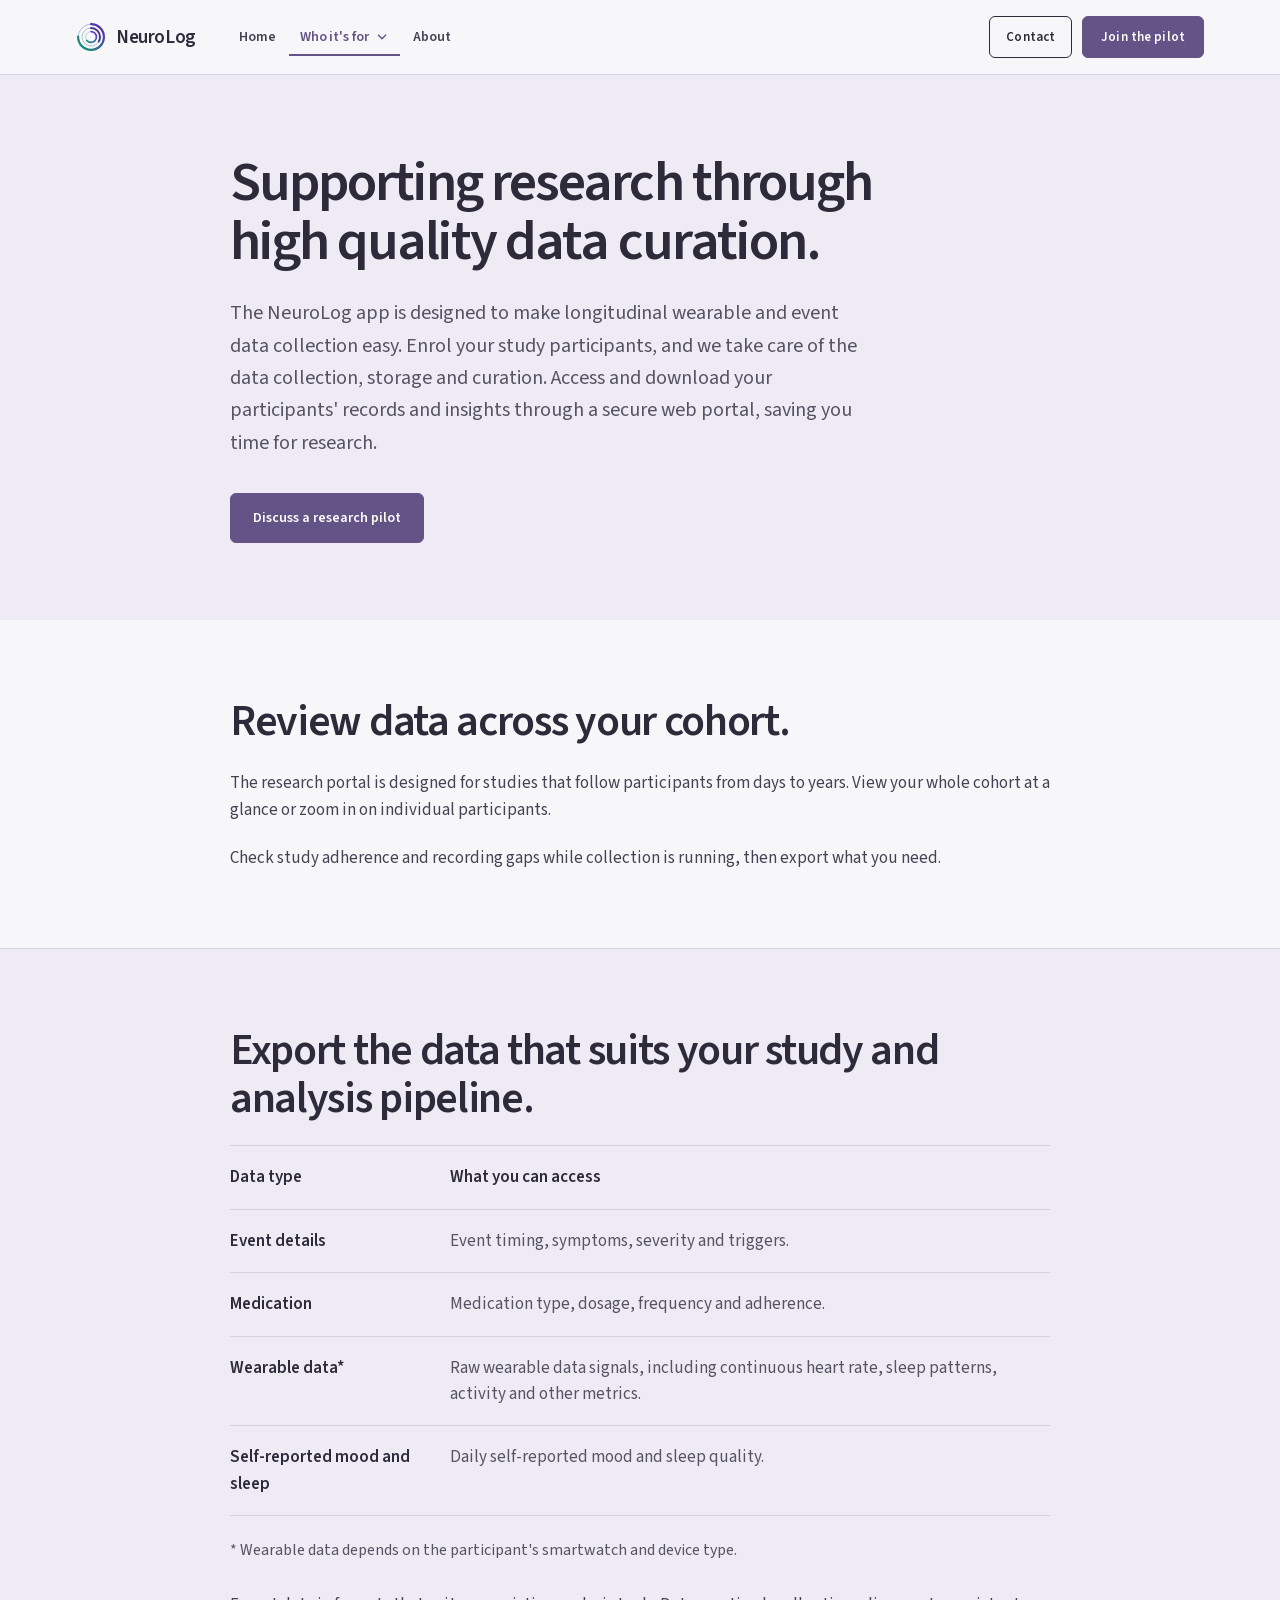
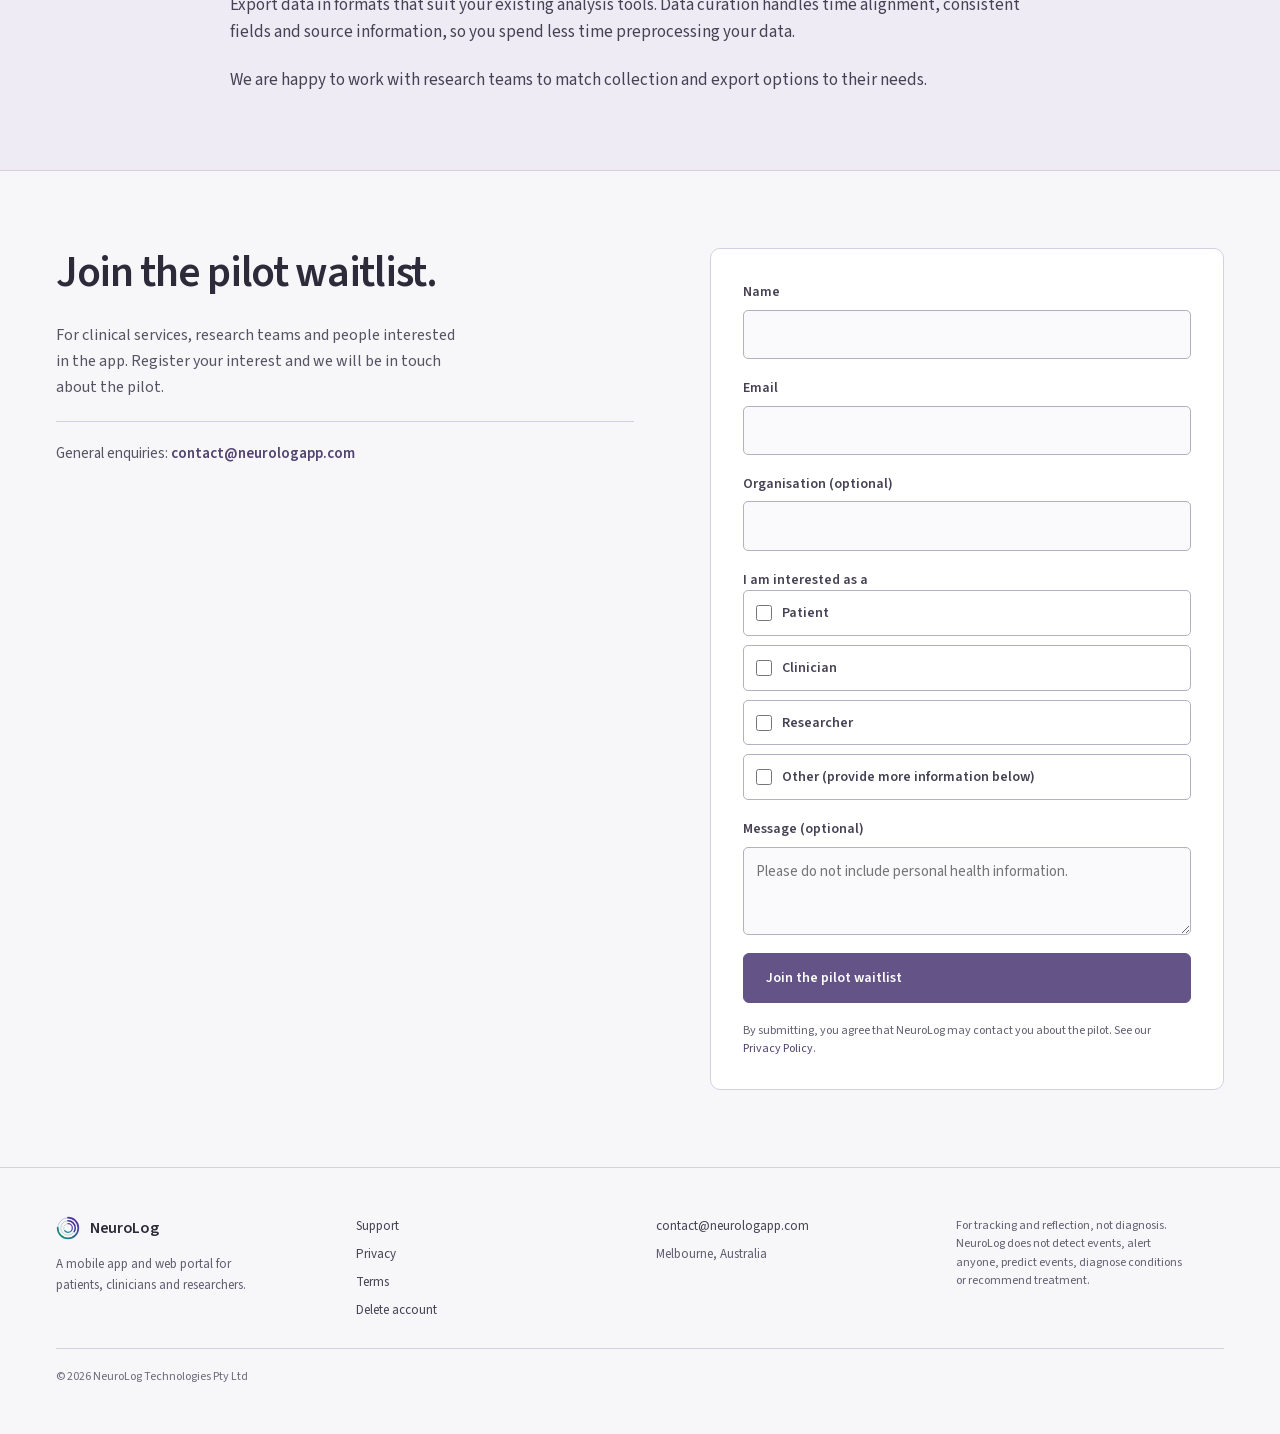
<file: for_researchers.html>
<!doctype html>
<html lang="en">

<head>
  <meta charset="utf-8">
  <meta name="viewport" content="width=device-width, initial-scale=1">
  <title>Longitudinal neurological research data | NeuroLog</title>
  <meta name="description"
    content="Longitudinal neurological event and wearable data, with cohort review, data curation and documented exports for Python and MATLAB research workflows.">
  <link rel="canonical" href="https://neurologapp.com/for_researchers.html">
  <meta property="og:url" content="https://neurologapp.com/for_researchers.html">
  <meta property="og:site_name" content="NeuroLog">
  <meta property="og:locale" content="en_AU">
  <link rel="icon" href="assets/neurolog-logo.svg" type="image/svg+xml">
  <meta property="og:title" content="Longitudinal neurological research data | NeuroLog">
  <meta property="og:description"
    content="Longitudinal neurological event and wearable data, with cohort review, data curation and documented exports for Python and MATLAB research workflows.">
  <meta property="og:type" content="website">
  <meta property="og:image" content="https://neurologapp.com/assets/social-preview.jpg">
  <meta property="og:image:width" content="1200">
  <meta property="og:image:height" content="630">
  <meta property="og:image:alt"
    content="NeuroLog: Understand what happens between appointments. Phone showing the app beside a smartwatch.">
  <meta name="twitter:card" content="summary_large_image">
  <meta name="twitter:image" content="https://neurologapp.com/assets/social-preview.jpg">
  <meta name="twitter:image:alt" content="NeuroLog: Understand what happens between appointments.">
  <link rel="stylesheet" href="assets/site.css">
  <script src="assets/site.js" defer></script>
</head>

<body>
  <a class="skip-link" href="#main">Skip to content</a>

  <header class="site-header">
    <div class="site-header__bar">
      <a class="brand" href="index.html">
        <img src="assets/neurolog-logo.svg" alt="" width="30" height="30" decoding="async">
        <span>NeuroLog</span>
      </a>

      <nav class="nav" aria-label="Primary">
        <a class="nav__link" href="index.html">Home</a>
        <div class="nav__group">
          <button class="nav__link nav__toggle is-active" type="button" data-dropdown-toggle aria-expanded="false"
            aria-controls="audience-menu">
            <span>Who it's for</span>
            <svg width="14" height="14" viewBox="0 0 24 24" fill="none" stroke="currentColor" stroke-width="2.4"
              stroke-linecap="square" aria-hidden="true">
              <path d="m6 9 6 6 6-6"></path>
            </svg>
          </button>
          <div class="nav__menu" id="audience-menu" data-dropdown-menu hidden>
            <a href="for_patients.html">For patients</a>
            <a href="for_clinicians.html">For clinicians</a>
            <a href="for_researchers.html" aria-current="page">For researchers</a>
          </div>
        </div>
        <a class="nav__link" href="about.html">About</a>
      </nav>

      <div class="header__actions">
        <a class="header__contact" href="mailto:contact@neurologapp.com">Contact</a>
        <a class="btn btn--sm" href="#waitlist">Join the pilot</a>
        <button class="menu-btn" type="button" data-menu-toggle aria-expanded="false" aria-controls="mobile-nav"
          aria-label="Menu">
          <svg width="18" height="18" viewBox="0 0 24 24" fill="none" stroke="currentColor" stroke-width="2"
            stroke-linecap="square" aria-hidden="true">
            <path d="M3 6h18M3 12h18M3 18h18"></path>
          </svg>
        </button>
      </div>
    </div>

    <nav class="mobile-nav" id="mobile-nav" data-mobile-nav aria-label="Primary" hidden>
      <a href="index.html">Home</a>
      <a href="for_patients.html">For patients</a>
      <a href="for_clinicians.html">For clinicians</a>
      <a href="for_researchers.html" aria-current="page">For researchers</a>
      <a href="about.html">About</a>
      <a href="support.html">Support</a>
      <a href="mailto:contact@neurologapp.com">contact@neurologapp.com</a>
    </nav>
  </header>

  <main id="main">
    <section class="section section--page-head soft-section">
      <div class="wrap reading-width page-intro">
        <h1 class="display display--page">Supporting research through high quality data curation.</h1>
        <p class="lead">The NeuroLog app is designed to make longitudinal wearable and event data collection easy. Enrol
          your study
          participants, and we take care of the data collection, storage and curation. Access and download your
          participants' records
          and insights
          through a secure web portal, saving you time for research.</p>
        <div class="btn-row"><a class="btn" href="#waitlist">Discuss a research pilot</a></div>
      </div>
    </section>

    <section class="section product-section">
      <div class="wrap reading-width">
        <h2 class="h2">Review data across your cohort.</h2>
        <div class="prose">
          <p>The research portal is designed for studies that follow participants from days to years. View your whole
            cohort at a glance or zoom in on individual participants.</p>
          <p>Check study adherence and recording gaps while collection is running, then export what you need.</p>
        </div>
      </div>
    </section>

    <section class="section section--rule product-section soft-section">
      <div class="wrap reading-width">
        <h2 class="h2" id="research-data">Export the data that suits your study and analysis pipeline.</h2>
        <div class="data-table-wrap" tabindex="0" role="region" aria-labelledby="research-data">
          <table class="data-table" aria-labelledby="research-data">
            <thead>
              <tr>
                <th scope="col">Data type</th>
                <th scope="col">What you can access</th>
              </tr>
            </thead>
            <tbody>
              <tr>
                <th scope="row">Event details</th>
                <td>Event timing, symptoms, severity and triggers.</td>
              </tr>
              <tr>
                <th scope="row">Medication</th>
                <td>Medication type, dosage, frequency and adherence.</td>
              </tr>
              <tr>
                <th scope="row">Wearable data*</th>
                <td>Raw wearable data signals, including continuous heart rate, sleep patterns, activity and other
                  metrics.</td>
              </tr>
              <tr>
                <th scope="row">Self-reported mood and sleep</th>
                <td>Daily self-reported mood and sleep quality.</td>
              </tr>
            </tbody>
          </table>
        </div>
        <p class="status-note">* Wearable data depends on the participant's smartwatch and device type.</p>
        <div class="prose">
          <p>Export data in formats that suit your existing analysis tools. Data curation handles time alignment,
            consistent fields and source information, so you spend less time preprocessing your data.</p>
          <p>We are happy to work with research teams to match collection and export options to their needs.</p>
        </div>
      </div>
    </section>
  </main>

  <section class="section section--rule" id="waitlist">
    <div class="wrap waitlist">
      <div>

        <h2 class="h2">Join the pilot waitlist.</h2>
        <p class="lead" style="max-width:50ch;font-size:16px">For clinical services, research teams and people
          interested in the app. Register your interest and we will be in touch about the pilot.</p>
        <p class="waitlist__note">General enquiries: <a href="mailto:contact@neurologapp.com"
            style="font-weight:600">contact@neurologapp.com</a></p>
      </div>

      <form class="form" data-waitlist-form>
        <label>Name
          <input type="text" name="name" required autocomplete="name">
        </label>
        <label>Email
          <input type="email" name="email" required autocomplete="email">
        </label>
        <label>Organisation (optional)
          <input type="text" name="organisation" autocomplete="organization">
        </label>
        <fieldset>
          <legend>I am interested as a</legend>
          <label class="check"><input type="checkbox" name="role" value="Patient"><span>Patient</span></label>
          <label class="check"><input type="checkbox" name="role" value="Clinician"><span>Clinician</span></label>
          <label class="check"><input type="checkbox" name="role" value="Researcher"><span>Researcher</span></label>
          <label class="check"><input type="checkbox" name="role" value="Other"><span>Other (provide more information
              below)</span></label>
        </fieldset>
        <label>Message (optional)
          <textarea name="message" placeholder="Please do not include personal health information."></textarea>
        </label>
        <button class="btn" type="submit">Join the pilot waitlist</button>
        <p class="form__ok" data-waitlist-confirmation role="status" aria-live="polite" hidden>Your enquiry has been
          sent. We will be in touch about the pilot.</p>
        <p class="form__fine">By submitting, you agree that NeuroLog may contact you about the pilot. See our <a
            href="privacy.html">Privacy Policy</a>.</p>
      </form>
    </div>
  </section>

  <footer class="site-footer">
    <div class="site-footer__grid">
      <div>
        <div class="brand">
          <img src="assets/neurolog-logo.svg" alt="" width="30" height="30" decoding="async">
          <span>NeuroLog</span>
        </div>
        <p class="site-footer__blurb">A mobile app and web portal for patients, clinicians and researchers.</p>
      </div>

      <nav aria-label="Footer">
        <a href="support.html">Support</a>
        <a href="privacy.html">Privacy</a>
        <a href="terms.html">Terms</a>
        <a href="delete-account.html">Delete account</a>
      </nav>

      <div class="site-footer__meta">
        <a href="mailto:contact@neurologapp.com">contact@neurologapp.com</a>
        <span>Melbourne, Australia</span>
      </div>

      <p class="site-footer__legal">For tracking and reflection, not diagnosis. NeuroLog does not detect events, alert
        anyone, predict events, diagnose conditions or recommend treatment.</p>
    </div>
    <div class="site-footer__base">© 2026 NeuroLog Technologies Pty Ltd</div>
  </footer>
</body>

</html>
</file>
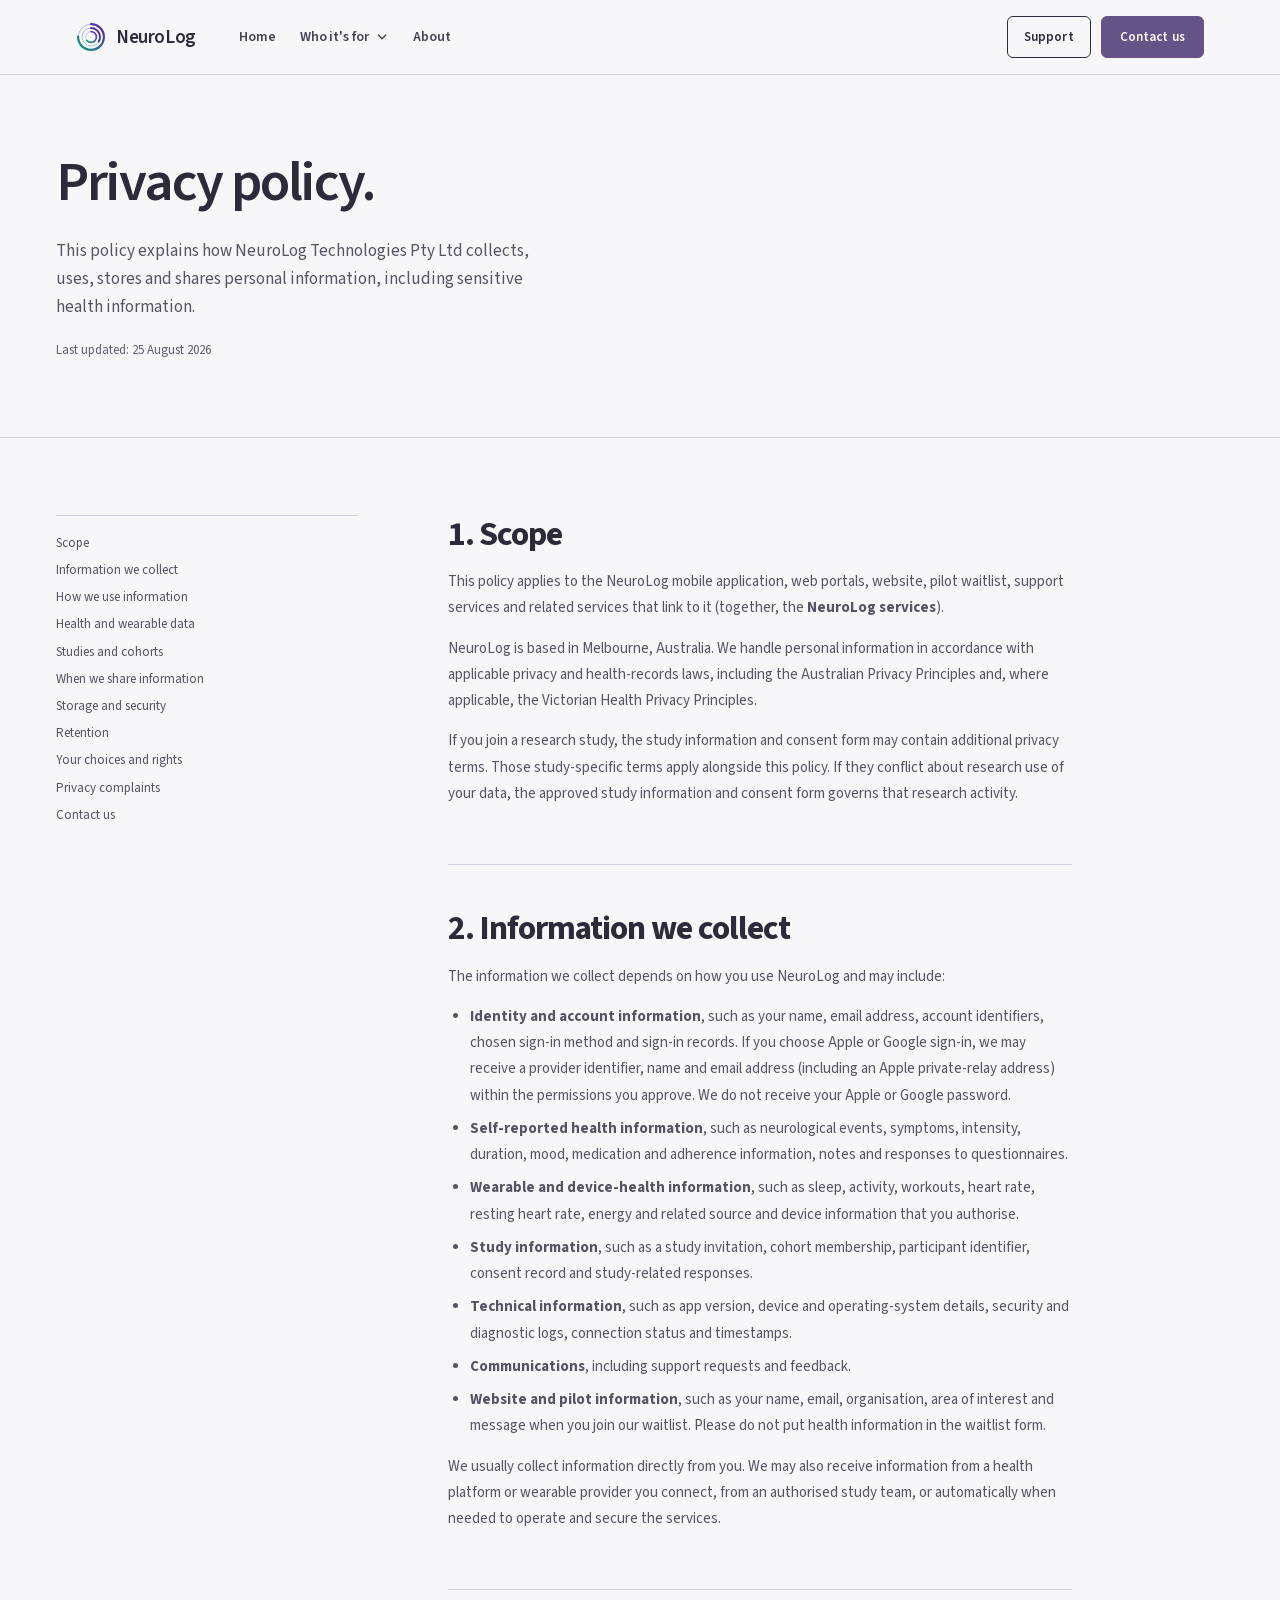
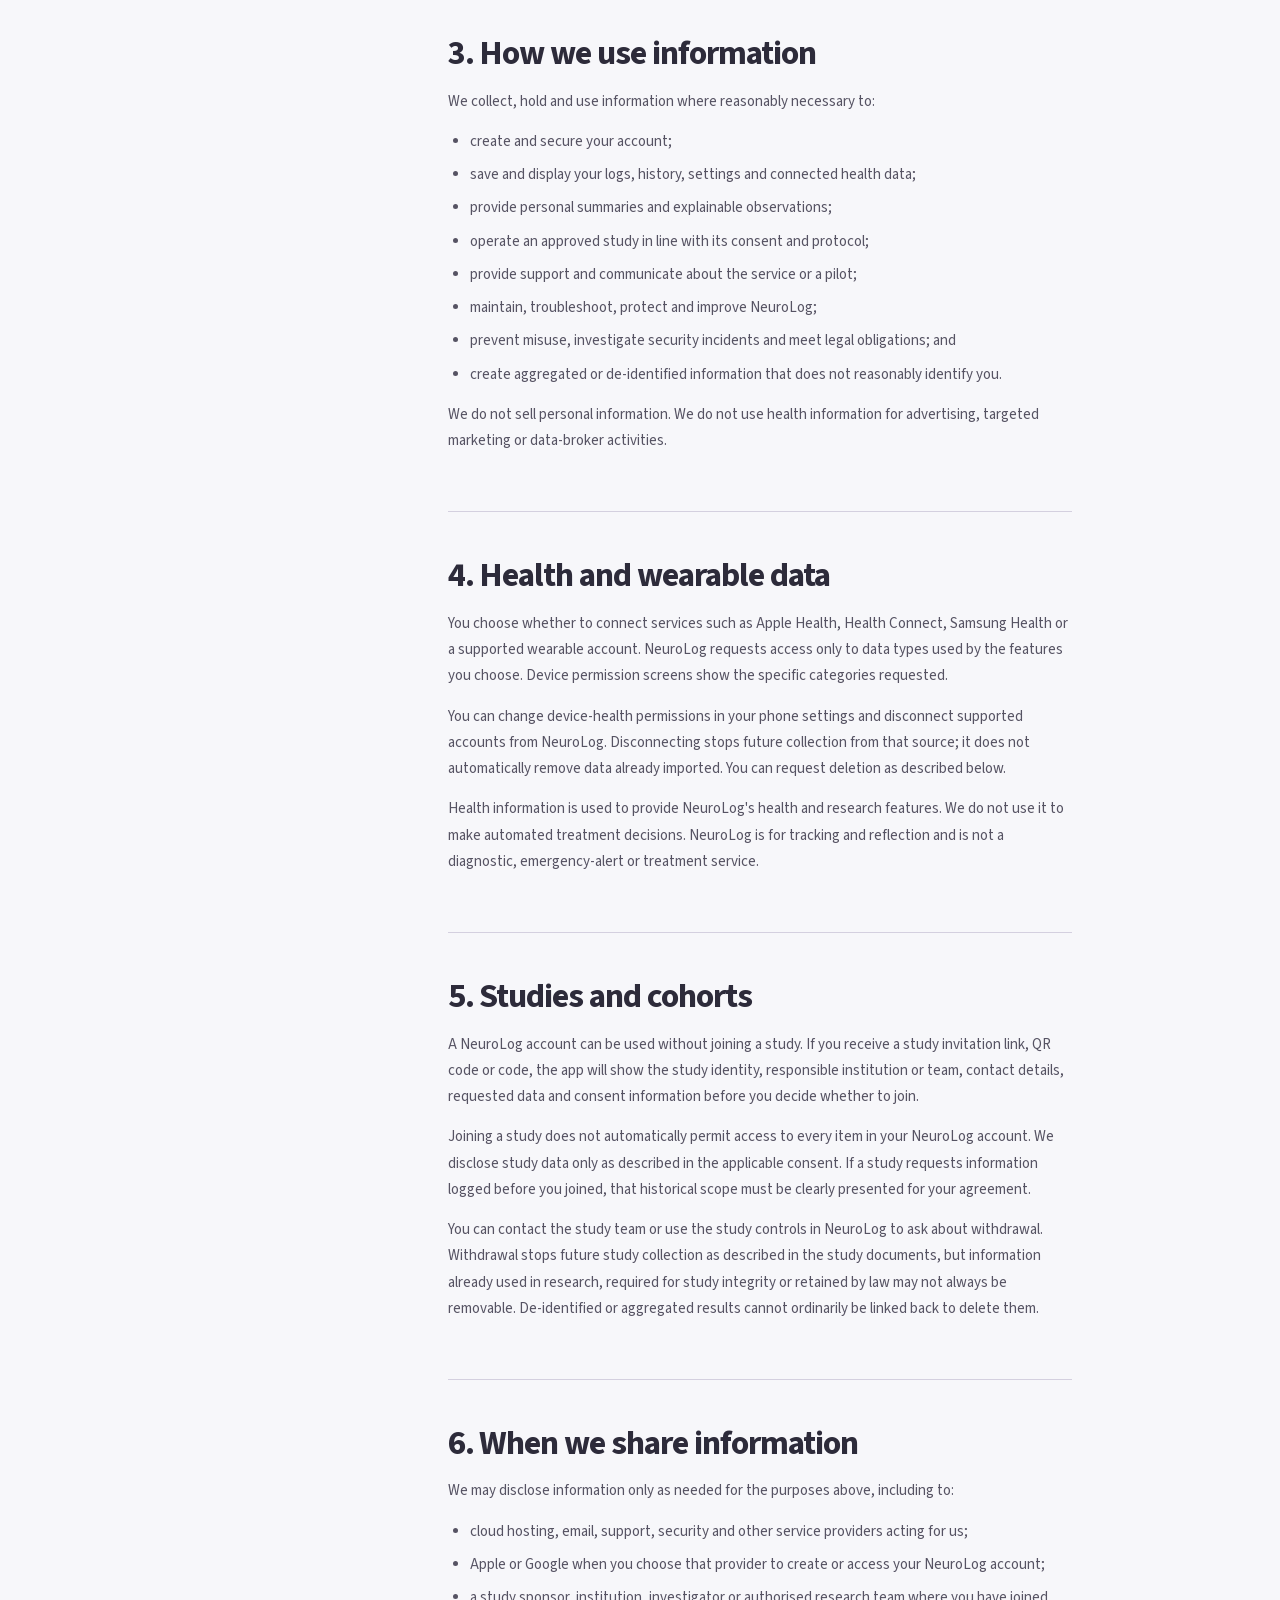
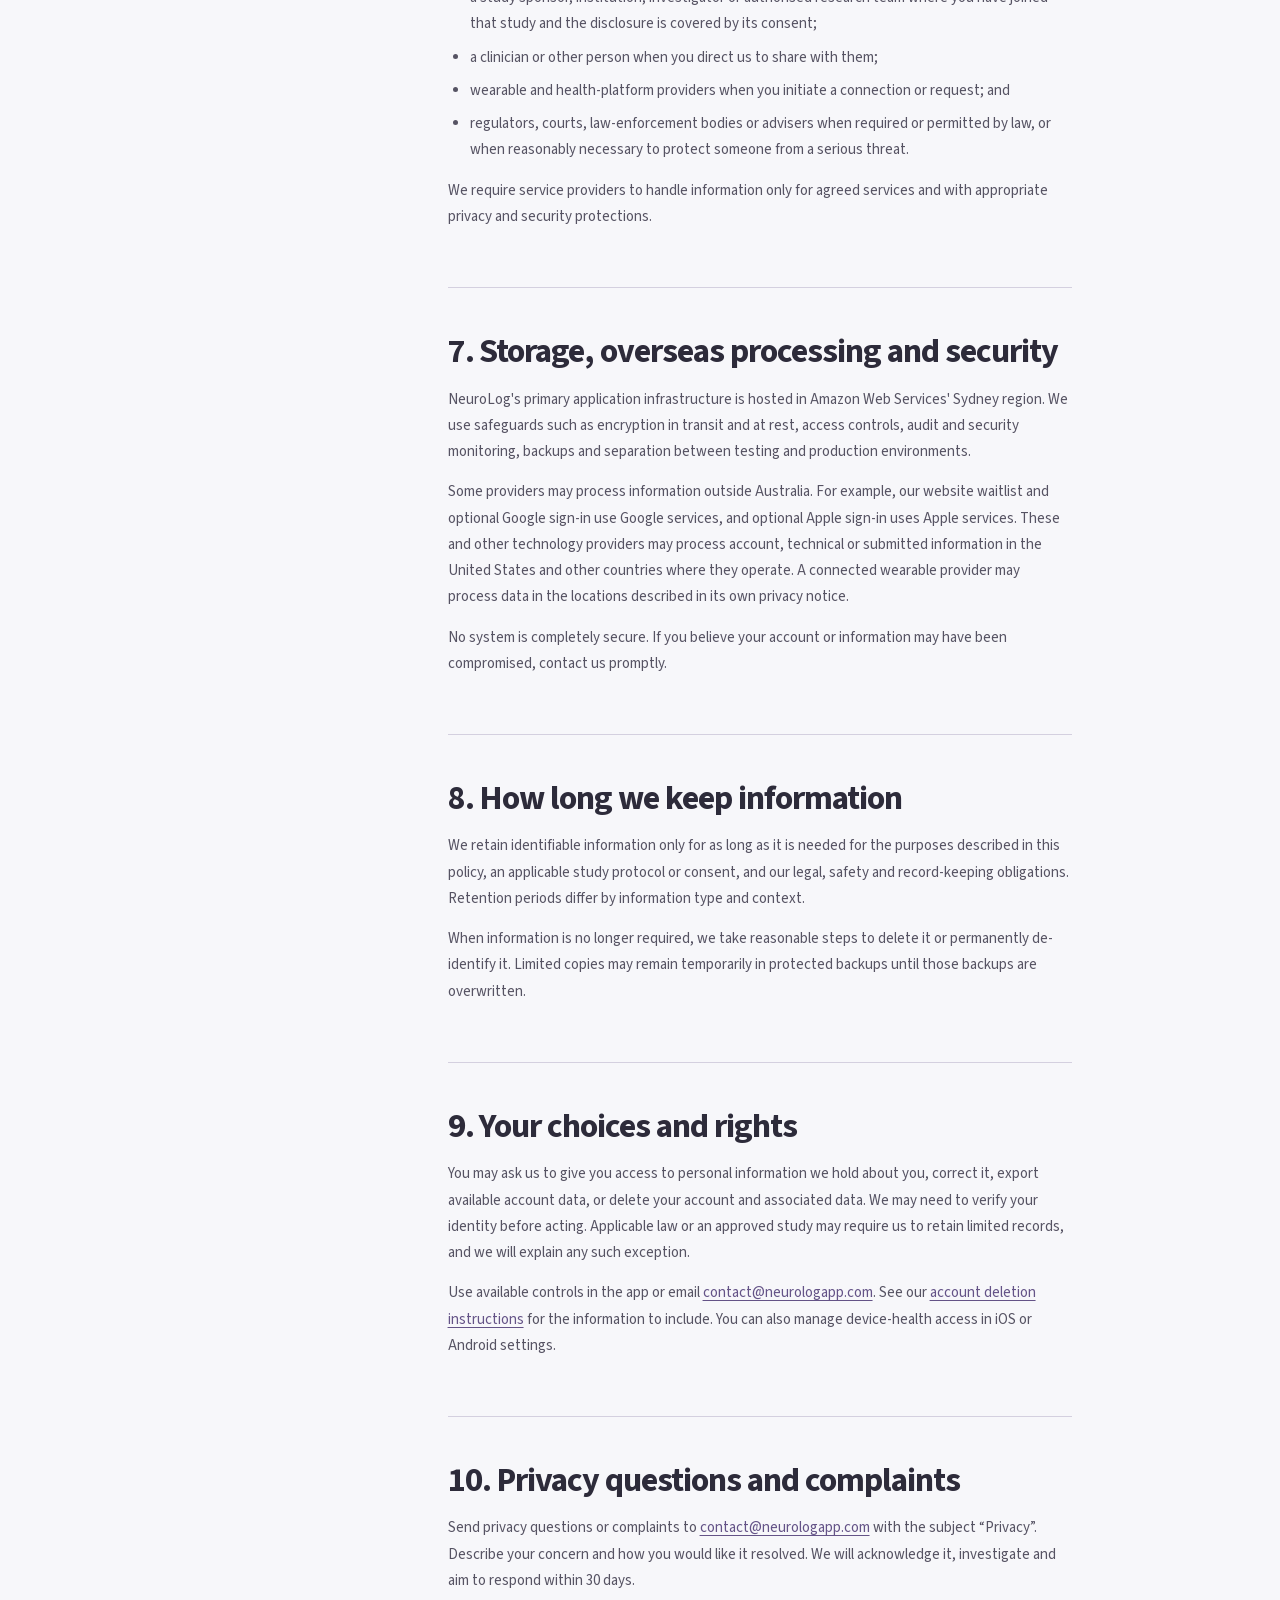
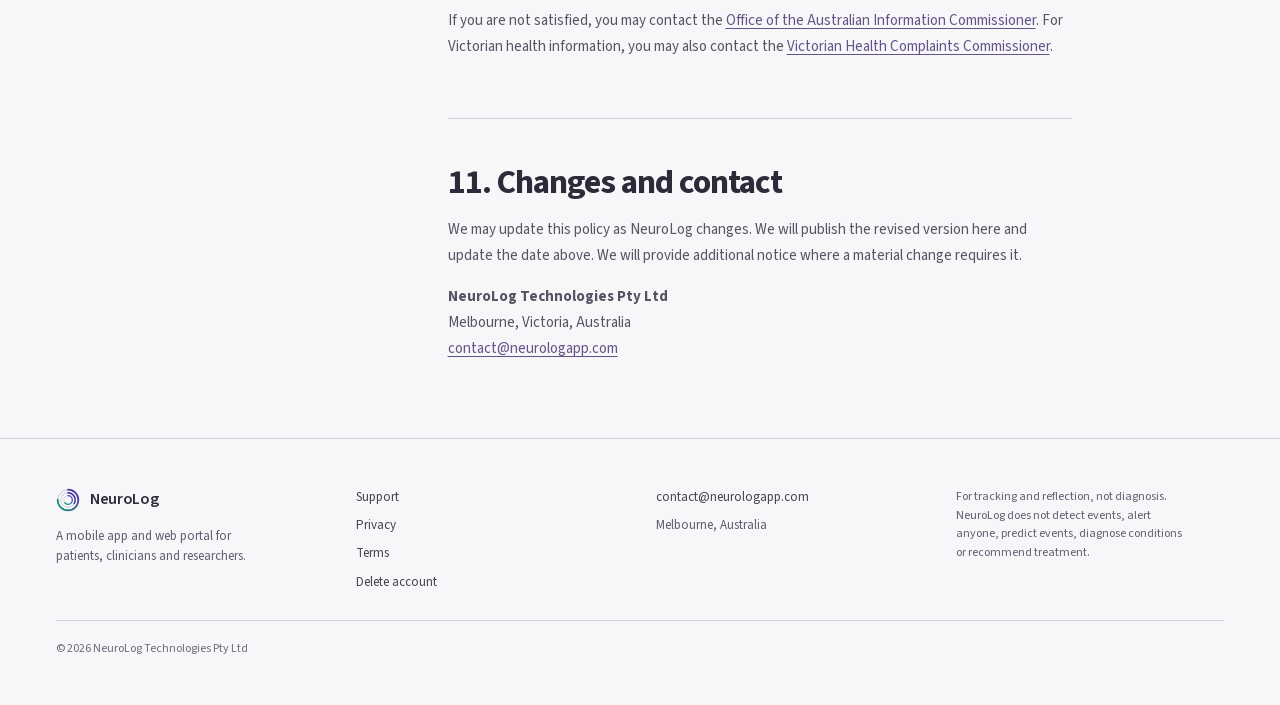
<file: privacy.html>
<!doctype html>
<html lang="en">

<head>
  <meta charset="utf-8">
  <meta name="viewport" content="width=device-width, initial-scale=1">
  <title>Privacy policy | NeuroLog</title>
  <meta name="description"
    content="Learn how NeuroLog collects, uses, stores and shares personal and health information, including wearable data, research consent and your privacy choices.">
  <link rel="canonical" href="https://neurologapp.com/privacy.html">
  <meta property="og:url" content="https://neurologapp.com/privacy.html">
  <meta property="og:site_name" content="NeuroLog">
  <meta property="og:locale" content="en_AU">
  <link rel="icon" href="assets/neurolog-logo.svg" type="image/svg+xml">
  <meta property="og:title"
    content="Privacy policy | NeuroLog">
  <meta property="og:description"
    content="Learn how NeuroLog collects, uses, stores and shares personal and health information, including wearable data, research consent and your privacy choices.">
  <meta property="og:type" content="website">
  <meta property="og:image" content="https://neurologapp.com/assets/social-preview.jpg">
  <meta property="og:image:width" content="1200">
  <meta property="og:image:height" content="630">
  <meta property="og:image:alt" content="NeuroLog: Understand what happens between appointments. Phone showing the app beside a smartwatch.">
  <meta name="twitter:card" content="summary_large_image">
  <meta name="twitter:image" content="https://neurologapp.com/assets/social-preview.jpg">
  <meta name="twitter:image:alt" content="NeuroLog: Understand what happens between appointments.">
  <link rel="stylesheet" href="assets/site.css">
  <script src="assets/site.js" defer></script>
</head>

<body>
  <a class="skip-link" href="#main">Skip to content</a>

  <header class="site-header">
    <div class="site-header__bar">
      <a class="brand" href="index.html">
        <img src="assets/neurolog-logo.svg" alt="" width="30" height="30" decoding="async">
        <span>NeuroLog</span>
      </a>
      <nav class="nav" aria-label="Primary">
        <a class="nav__link" href="index.html">Home</a>
        <div class="nav__group">
          <button class="nav__link nav__toggle" type="button" data-dropdown-toggle aria-expanded="false"
            aria-controls="audience-menu">
            <span>Who it's for</span>
            <svg width="14" height="14" viewBox="0 0 24 24" fill="none" stroke="currentColor" stroke-width="2.4"
              stroke-linecap="square" aria-hidden="true">
              <path d="m6 9 6 6 6-6"></path>
            </svg>
          </button>
          <div class="nav__menu" id="audience-menu" data-dropdown-menu hidden>
            <a href="for_patients.html">For patients</a>
            <a href="for_clinicians.html">For clinicians</a>
            <a href="for_researchers.html">For researchers</a>
          </div>
        </div>
        <a class="nav__link" href="about.html">About</a>
      </nav>
      <div class="header__actions">
        <a class="header__contact" href="support.html">Support</a>
        <a class="btn btn--sm" href="mailto:contact@neurologapp.com">Contact us</a>
        <button class="menu-btn" type="button" data-menu-toggle aria-expanded="false" aria-controls="mobile-nav"
          aria-label="Menu">
          <svg width="18" height="18" viewBox="0 0 24 24" fill="none" stroke="currentColor" stroke-width="2"
            stroke-linecap="square" aria-hidden="true">
            <path d="M3 6h18M3 12h18M3 18h18"></path>
          </svg>
        </button>
      </div>
    </div>
    <nav class="mobile-nav" id="mobile-nav" data-mobile-nav aria-label="Primary" hidden>
      <a href="index.html">Home</a>
      <a href="for_patients.html">For patients</a>
      <a href="for_clinicians.html">For clinicians</a>
      <a href="for_researchers.html">For researchers</a>
      <a href="about.html">About</a>
      <a href="support.html">Support</a>
      <a href="mailto:contact@neurologapp.com">contact@neurologapp.com</a>
    </nav>
  </header>

  <main id="main">
    <section class="section section--page-head">
      <div class="wrap">
        <h1 class="display display--page">Privacy policy.</h1>
        <p class="lead" style="max-width:64ch">This policy explains how NeuroLog Technologies Pty Ltd collects,
          uses, stores and shares personal information, including sensitive health information.</p>
        <p class="legal-updated">Last updated: 25 August 2026</p>
      </div>
    </section>

    <section class="section section--rule">
      <div class="wrap legal-layout">
        <nav class="legal-nav" aria-label="Privacy policy contents">
          <a href="#scope">Scope</a>
          <a href="#information">Information we collect</a>
          <a href="#purposes">How we use information</a>
          <a href="#health">Health and wearable data</a>
          <a href="#studies">Studies and cohorts</a>
          <a href="#sharing">When we share information</a>
          <a href="#storage">Storage and security</a>
          <a href="#retention">Retention</a>
          <a href="#rights">Your choices and rights</a>
          <a href="#complaints">Privacy complaints</a>
          <a href="#contact">Contact us</a>
        </nav>

        <div class="legal-copy">
          <section id="scope">
            <h2>1. Scope</h2>
            <p>This policy applies to the NeuroLog mobile application, web portals, website, pilot waitlist, support
              services and related services that link to it (together, the <strong>NeuroLog services</strong>).</p>
            <p>NeuroLog is based in Melbourne, Australia. We handle personal information in accordance with applicable
              privacy and health-records laws, including the Australian Privacy Principles and, where applicable, the
              Victorian Health Privacy Principles.</p>
            <p>If you join a research study, the study information and consent form may contain additional privacy
              terms. Those study-specific terms apply alongside this policy. If they conflict about research use of
              your data, the approved study information and consent form governs that research activity.</p>
          </section>

          <section id="information">
            <h2>2. Information we collect</h2>
            <p>The information we collect depends on how you use NeuroLog and may include:</p>
            <ul>
              <li><strong>Identity and account information</strong>, such as your name, email address, account
                identifiers, chosen sign-in method and sign-in records. If you choose Apple or Google sign-in, we may
                receive a provider identifier, name and email address (including an Apple private-relay address) within
                the permissions you approve. We do not receive your Apple or Google password.</li>
              <li><strong>Self-reported health information</strong>, such as neurological events, symptoms, intensity,
                duration, mood, medication and adherence information, notes and responses to questionnaires.</li>
              <li><strong>Wearable and device-health information</strong>, such as sleep, activity, workouts, heart
                rate, resting heart rate, energy and related source and device information that you authorise.</li>
              <li><strong>Study information</strong>, such as a study invitation, cohort membership, participant
                identifier, consent record and study-related responses.</li>
              <li><strong>Technical information</strong>, such as app version, device and operating-system details,
                security and diagnostic logs, connection status and timestamps.</li>
              <li><strong>Communications</strong>, including support requests and feedback.</li>
              <li><strong>Website and pilot information</strong>, such as your name, email, organisation, area of
                interest and message when you join our waitlist. Please do not put health information in the waitlist
                form.</li>
            </ul>
            <p>We usually collect information directly from you. We may also receive information from a health platform
              or wearable provider you connect, from an authorised study team, or automatically when needed to operate
              and secure the services.</p>
          </section>

          <section id="purposes">
            <h2>3. How we use information</h2>
            <p>We collect, hold and use information where reasonably necessary to:</p>
            <ul>
              <li>create and secure your account;</li>
              <li>save and display your logs, history, settings and connected health data;</li>
              <li>provide personal summaries and explainable observations;</li>
              <li>operate an approved study in line with its consent and protocol;</li>
              <li>provide support and communicate about the service or a pilot;</li>
              <li>maintain, troubleshoot, protect and improve NeuroLog;</li>
              <li>prevent misuse, investigate security incidents and meet legal obligations; and</li>
              <li>create aggregated or de-identified information that does not reasonably identify you.</li>
            </ul>
            <p>We do not sell personal information. We do not use health information for advertising, targeted
              marketing or data-broker activities.</p>
          </section>

          <section id="health">
            <h2>4. Health and wearable data</h2>
            <p>You choose whether to connect services such as Apple Health, Health Connect, Samsung Health or a
              supported wearable account. NeuroLog requests access only to data types used by the features you choose.
              Device permission screens show the specific categories requested.</p>
            <p>You can change device-health permissions in your phone settings and disconnect supported accounts from
              NeuroLog. Disconnecting stops future collection from that source; it does not automatically remove data
              already imported. You can request deletion as described below.</p>
            <p>Health information is used to provide NeuroLog's health and research features. We do not use it to make
              automated treatment decisions. NeuroLog is for tracking and reflection and is not a diagnostic,
              emergency-alert or treatment service.</p>
          </section>

          <section id="studies">
            <h2>5. Studies and cohorts</h2>
            <p>A NeuroLog account can be used without joining a study. If you receive a study invitation link, QR code
              or code, the app will show the study identity, responsible institution or team, contact details, requested
              data and consent information before you decide whether to join.</p>
            <p>Joining a study does not automatically permit access to every item in your NeuroLog account. We disclose
              study data only as described in the applicable consent. If a study requests information logged before you
              joined, that historical scope must be clearly presented for your agreement.</p>
            <p>You can contact the study team or use the study controls in NeuroLog to ask about withdrawal. Withdrawal
              stops future study collection as described in the study documents, but information already used in
              research, required for study integrity or retained by law may not always be removable. De-identified or
              aggregated results cannot ordinarily be linked back to delete them.</p>
          </section>

          <section id="sharing">
            <h2>6. When we share information</h2>
            <p>We may disclose information only as needed for the purposes above, including to:</p>
            <ul>
              <li>cloud hosting, email, support, security and other service providers acting for us;</li>
              <li>Apple or Google when you choose that provider to create or access your NeuroLog account;</li>
              <li>a study sponsor, institution, investigator or authorised research team where you have joined that
                study and the disclosure is covered by its consent;</li>
              <li>a clinician or other person when you direct us to share with them;</li>
              <li>wearable and health-platform providers when you initiate a connection or request; and</li>
              <li>regulators, courts, law-enforcement bodies or advisers when required or permitted by law, or when
                reasonably necessary to protect someone from a serious threat.</li>
            </ul>
            <p>We require service providers to handle information only for agreed services and with appropriate privacy
              and security protections.</p>
          </section>

          <section id="storage">
            <h2>7. Storage, overseas processing and security</h2>
            <p>NeuroLog's primary application infrastructure is hosted in Amazon Web Services' Sydney region. We use
              safeguards such as encryption in transit and at rest, access controls, audit and security monitoring,
              backups and separation between testing and production environments.</p>
            <p>Some providers may process information outside Australia. For example, our website waitlist and optional
              Google sign-in use Google services, and optional Apple sign-in uses Apple services. These and other
              technology providers may process account, technical or submitted information in the United States and
              other countries where they operate. A connected wearable provider may process data in the locations
              described in its own privacy notice.</p>
            <p>No system is completely secure. If you believe your account or information may have been compromised,
              contact us promptly.</p>
          </section>

          <section id="retention">
            <h2>8. How long we keep information</h2>
            <p>We retain identifiable information only for as long as it is needed for the purposes described in this
              policy, an applicable study protocol or consent, and our legal, safety and record-keeping obligations.
              Retention periods differ by information type and context.</p>
            <p>When information is no longer required, we take reasonable steps to delete it or permanently de-identify
              it. Limited copies may remain temporarily in protected backups until those backups are overwritten.</p>
          </section>

          <section id="rights">
            <h2>9. Your choices and rights</h2>
            <p>You may ask us to give you access to personal information we hold about you, correct it, export available
              account data, or delete your account and associated data. We may need to verify your identity before
              acting. Applicable law or an approved study may require us to retain limited records, and we will explain
              any such exception.</p>
            <p>Use available controls in the app or email <a
                href="mailto:contact@neurologapp.com">contact@neurologapp.com</a>. See our <a
                href="delete-account.html">account deletion instructions</a> for the information to include. You can
              also manage device-health access in iOS or Android settings.</p>
          </section>

          <section id="complaints">
            <h2>10. Privacy questions and complaints</h2>
            <p>Send privacy questions or complaints to <a
                href="mailto:contact@neurologapp.com">contact@neurologapp.com</a> with the subject “Privacy”. Describe
              your concern and how you would like it resolved. We will acknowledge it, investigate and aim to respond
              within 30 days.</p>
            <p>If you are not satisfied, you may contact the <a
                href="https://www.oaic.gov.au/privacy/privacy-complaints" rel="external">Office of the Australian
                Information Commissioner</a>. For Victorian health information,
              you may also contact the <a href="https://www.hcc.vic.gov.au/make-complaint" rel="external">Victorian
                Health Complaints Commissioner</a>.</p>
          </section>

          <section id="contact">
            <h2>11. Changes and contact</h2>
            <p>We may update this policy as NeuroLog changes. We will publish the revised version here and update the
              date above. We will provide additional notice where a material change requires it.</p>
            <p><strong>NeuroLog Technologies Pty Ltd</strong><br>Melbourne, Victoria, Australia<br><a
                href="mailto:contact@neurologapp.com">contact@neurologapp.com</a></p>
          </section>
        </div>
      </div>
    </section>
  </main>

  <footer class="site-footer">
    <div class="site-footer__grid">
      <div>
        <div class="brand"><img src="assets/neurolog-logo.svg" alt="" width="30" height="30" decoding="async"><span>NeuroLog</span></div>
        <p class="site-footer__blurb">A mobile app and web portal for patients, clinicians and researchers.</p>
      </div>
      <nav aria-label="Footer">
        <a href="support.html">Support</a>
        <a href="privacy.html" aria-current="page">Privacy</a>
        <a href="terms.html">Terms</a>
        <a href="delete-account.html">Delete account</a>
      </nav>
      <div class="site-footer__meta">
        <a href="mailto:contact@neurologapp.com">contact@neurologapp.com</a>
        <span>Melbourne, Australia</span>
      </div>
      <p class="site-footer__legal">For tracking and reflection, not diagnosis. NeuroLog does not detect events, alert
        anyone, predict events, diagnose conditions or recommend treatment.</p>
    </div>
    <div class="site-footer__base">© 2026 NeuroLog Technologies Pty Ltd</div>
  </footer>
</body>

</html>
</file>
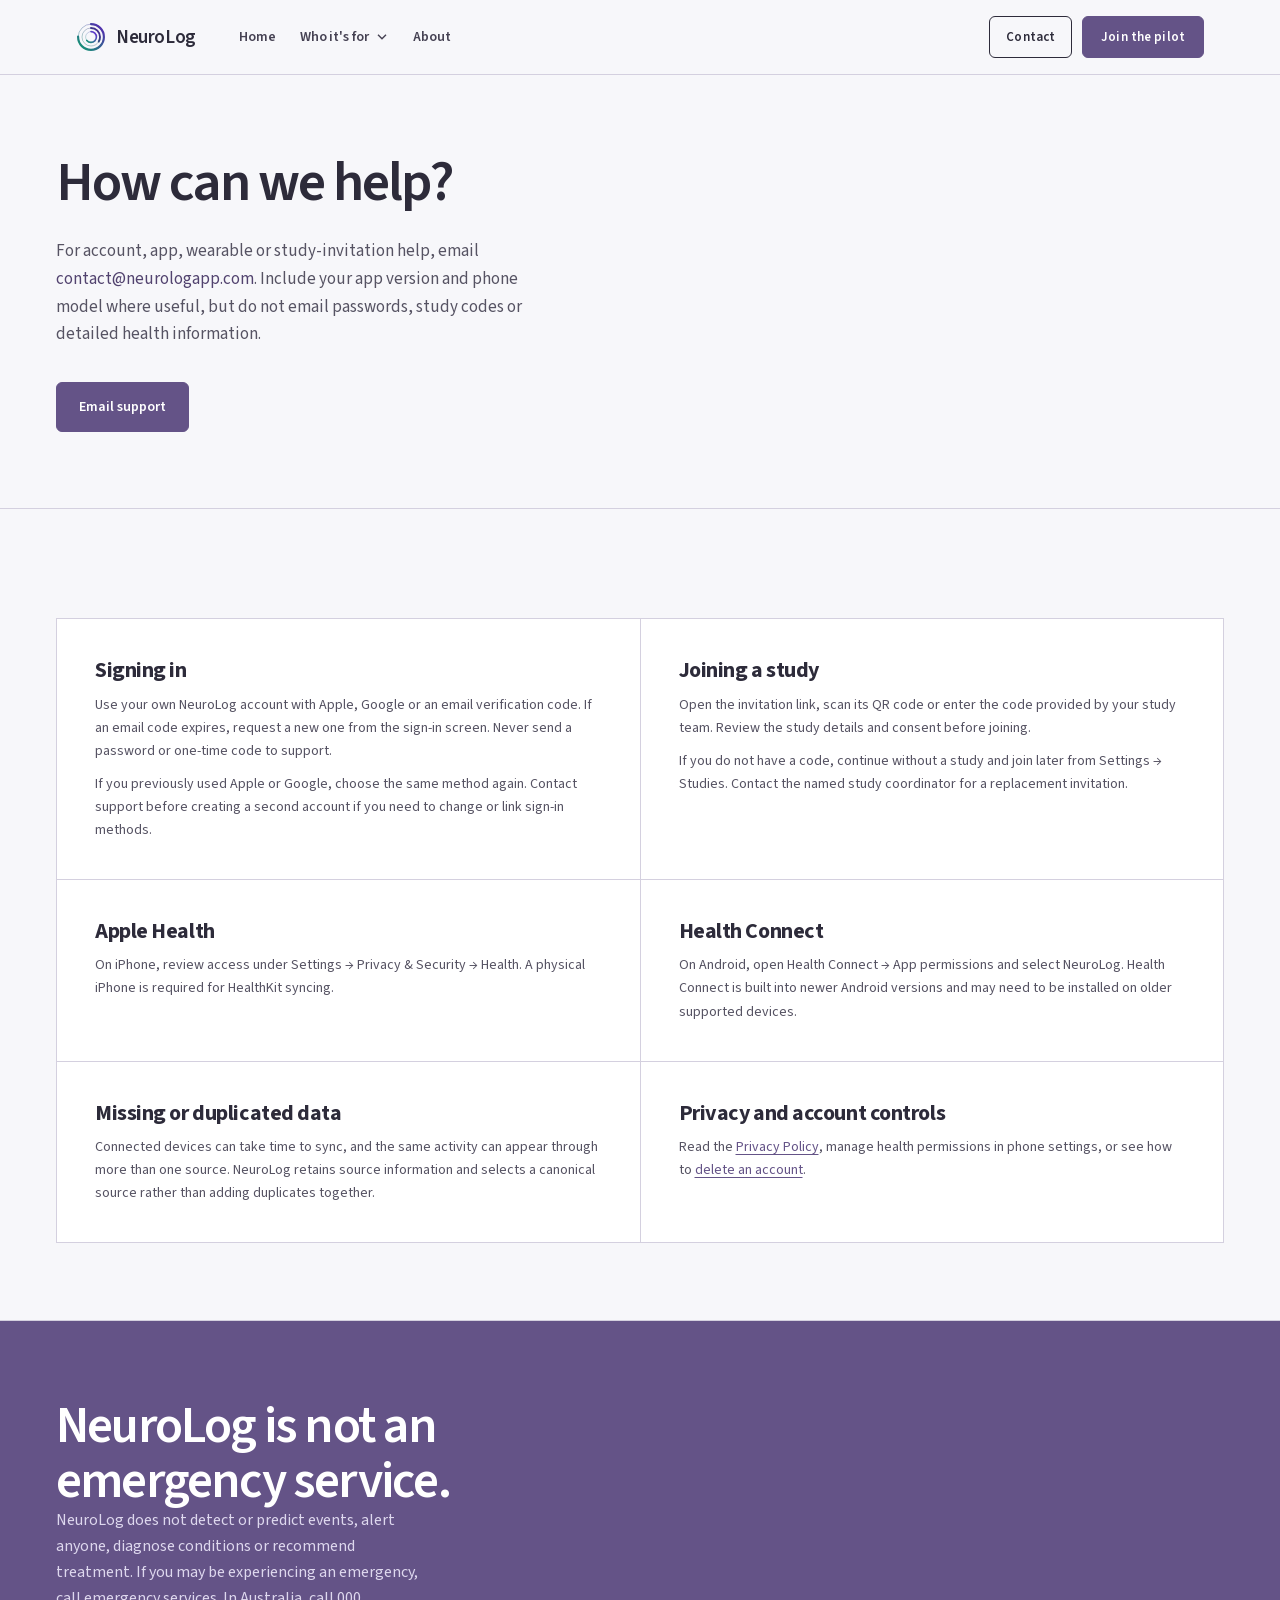
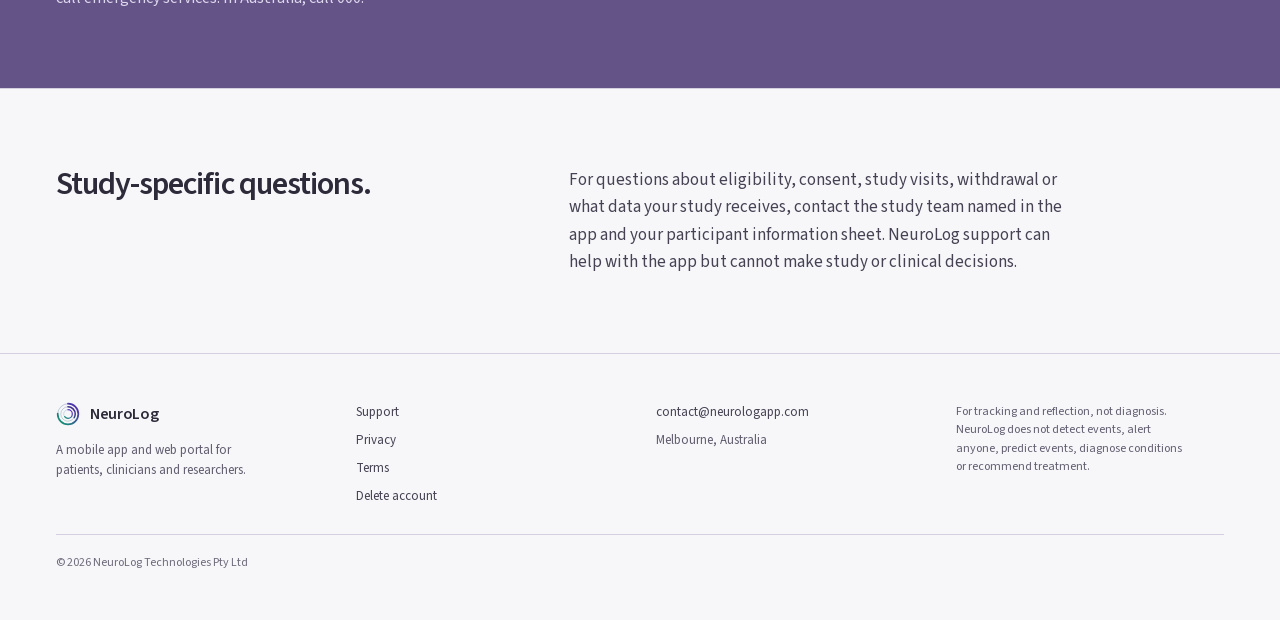
<file: support.html>
<!doctype html>
<html lang="en">

<head>
  <meta charset="utf-8">
  <meta name="viewport" content="width=device-width, initial-scale=1">
  <title>NeuroLog app support | Accounts, studies and health data</title>
  <meta name="description"
    content="Get help with NeuroLog accounts, signing in, study invitations, Apple Health, Health Connect, wearable data and privacy controls.">
  <link rel="canonical" href="https://neurologapp.com/support.html">
  <meta property="og:url" content="https://neurologapp.com/support.html">
  <meta property="og:site_name" content="NeuroLog">
  <meta property="og:locale" content="en_AU">
  <link rel="icon" href="assets/neurolog-logo.svg" type="image/svg+xml">
  <meta property="og:title"
    content="NeuroLog app support | Accounts, studies and health data">
  <meta property="og:description"
    content="Get help with NeuroLog accounts, signing in, study invitations, Apple Health, Health Connect, wearable data and privacy controls.">
  <meta property="og:type" content="website">
  <meta property="og:image" content="https://neurologapp.com/assets/social-preview.jpg">
  <meta property="og:image:width" content="1200">
  <meta property="og:image:height" content="630">
  <meta property="og:image:alt" content="NeuroLog: Understand what happens between appointments. Phone showing the app beside a smartwatch.">
  <meta name="twitter:card" content="summary_large_image">
  <meta name="twitter:image" content="https://neurologapp.com/assets/social-preview.jpg">
  <meta name="twitter:image:alt" content="NeuroLog: Understand what happens between appointments.">
  <link rel="stylesheet" href="assets/site.css">
  <script src="assets/site.js" defer></script>
</head>

<body>
  <a class="skip-link" href="#main">Skip to content</a>
  <header class="site-header">
    <div class="site-header__bar">
      <a class="brand" href="index.html"><img src="assets/neurolog-logo.svg" alt="" width="30" height="30" decoding="async"><span>NeuroLog</span></a>
      <nav class="nav" aria-label="Primary">
        <a class="nav__link" href="index.html">Home</a>
        <div class="nav__group">
          <button class="nav__link nav__toggle" type="button" data-dropdown-toggle aria-expanded="false"
            aria-controls="audience-menu">
            <span>Who it's for</span>
            <svg width="14" height="14" viewBox="0 0 24 24" fill="none" stroke="currentColor" stroke-width="2.4"
              stroke-linecap="square" aria-hidden="true">
              <path d="m6 9 6 6 6-6"></path>
            </svg>
          </button>
          <div class="nav__menu" id="audience-menu" data-dropdown-menu hidden>
            <a href="for_patients.html">For patients</a>
            <a href="for_clinicians.html">For clinicians</a>
            <a href="for_researchers.html">For researchers</a>
          </div>
        </div>
        <a class="nav__link" href="about.html">About</a>
      </nav>
      <div class="header__actions">
        <a class="header__contact" href="mailto:contact@neurologapp.com">Contact</a>
        <a class="btn btn--sm" href="index.html#waitlist">Join the pilot</a>
        <button class="menu-btn" type="button" data-menu-toggle aria-expanded="false" aria-controls="mobile-nav"
          aria-label="Menu">
          <svg width="18" height="18" viewBox="0 0 24 24" fill="none" stroke="currentColor" stroke-width="2"
            stroke-linecap="square" aria-hidden="true">
            <path d="M3 6h18M3 12h18M3 18h18"></path>
          </svg>
        </button>
      </div>
    </div>
    <nav class="mobile-nav" id="mobile-nav" data-mobile-nav aria-label="Primary" hidden>
      <a href="index.html">Home</a>
      <a href="for_patients.html">For patients</a>
      <a href="for_clinicians.html">For clinicians</a>
      <a href="for_researchers.html">For researchers</a>
      <a href="about.html">About</a>
      <a href="support.html" aria-current="page">Support</a>
      <a href="mailto:contact@neurologapp.com">contact@neurologapp.com</a>
    </nav>
  </header>

  <main id="main">
    <section class="section section--page-head">
      <div class="wrap">
        <h1 class="display display--page" style="max-width:20ch">How can we help?</h1>
        <p class="lead" style="max-width:61ch">For account, app, wearable or study-invitation help, email <a
            href="mailto:contact@neurologapp.com">contact@neurologapp.com</a>. Include your app version and phone model
          where useful, but do not email passwords, study codes or detailed health information.</p>
        <div class="btn-row">
          <a class="btn" href="mailto:contact@neurologapp.com?subject=NeuroLog%20support">Email support</a>
        </div>
      </div>
    </section>

    <section class="section section--rule">
      <div class="wrap">

        <div class="support-grid">
          <article class="support-card">
            <h2>Signing in</h2>
            <p>Use your own NeuroLog account with Apple, Google or an email verification code. If an email code expires,
              request a new one from the sign-in screen. Never send a password or one-time code to support.</p>
            <p>If you previously used Apple or Google, choose the same method again. Contact support before creating a
              second account if you need to change or link sign-in methods.</p>
          </article>
          <article class="support-card">
            <h2>Joining a study</h2>
            <p>Open the invitation link, scan its QR code or enter the code provided by your study team. Review the
              study
              details and consent before joining.</p>
            <p>If you do not have a code, continue without a study and join later from Settings → Studies. Contact the
              named study coordinator for a replacement invitation.</p>
          </article>
          <article class="support-card">
            <h2>Apple Health</h2>
            <p>On iPhone, review access under Settings → Privacy &amp; Security → Health. A physical iPhone is required
              for
              HealthKit syncing.</p>
          </article>
          <article class="support-card">
            <h2>Health Connect</h2>
            <p>On Android, open Health Connect → App permissions and select NeuroLog. Health Connect is built into newer
              Android versions and may need to be installed on older supported devices.</p>
          </article>
          <article class="support-card">
            <h2>Missing or duplicated data</h2>
            <p>Connected devices can take time to sync, and the same activity can appear through more than one source.
              NeuroLog retains source information and selects a canonical source rather than adding duplicates together.
            </p>
          </article>
          <article class="support-card">
            <h2>Privacy and account controls</h2>
            <p>Read the <a href="privacy.html">Privacy Policy</a>, manage health permissions in phone settings, or see
              how to <a href="delete-account.html">delete an account</a>.</p>
          </article>
        </div>
      </div>
    </section>

    <section class="section section--rule section--invert">
      <div class="wrap split--end">
        <div>

          <h2 class="h2 h2--lg">NeuroLog is not an emergency service.</h2>
        </div>
        <p class="invert-copy">NeuroLog does not detect or predict events, alert anyone, diagnose conditions or
          recommend treatment. If you may be experiencing an emergency, call emergency services. In Australia, call
          000.</p>
      </div>
    </section>

    <section class="section section--rule">
      <div class="wrap split">
        <div>

          <h2 class="h2 h2--sm">Study-specific questions.</h2>
        </div>
        <div class="prose">
          <p>For questions about eligibility, consent, study visits, withdrawal or what data your study receives,
            contact
            the study team named in the app and your participant information sheet. NeuroLog support can help with the
            app but cannot make study or clinical decisions.</p>
        </div>
      </div>
    </section>
  </main>

  <footer class="site-footer">
    <div class="site-footer__grid">
      <div>
        <div class="brand"><img src="assets/neurolog-logo.svg" alt="" width="30" height="30" decoding="async"><span>NeuroLog</span></div>
        <p class="site-footer__blurb">A mobile app and web portal for patients, clinicians and researchers.</p>
      </div>
      <nav aria-label="Footer">
        <a href="support.html" aria-current="page">Support</a>
        <a href="privacy.html">Privacy</a>
        <a href="terms.html">Terms</a>
        <a href="delete-account.html">Delete account</a>
      </nav>
      <div class="site-footer__meta"><a
          href="mailto:contact@neurologapp.com">contact@neurologapp.com</a><span>Melbourne,
          Australia</span></div>
      <p class="site-footer__legal">For tracking and reflection, not diagnosis. NeuroLog does not detect events, alert
        anyone, predict events, diagnose conditions or recommend treatment.</p>
    </div>
    <div class="site-footer__base">© 2026 NeuroLog Technologies Pty Ltd</div>
  </footer>
</body>

</html>
</file>
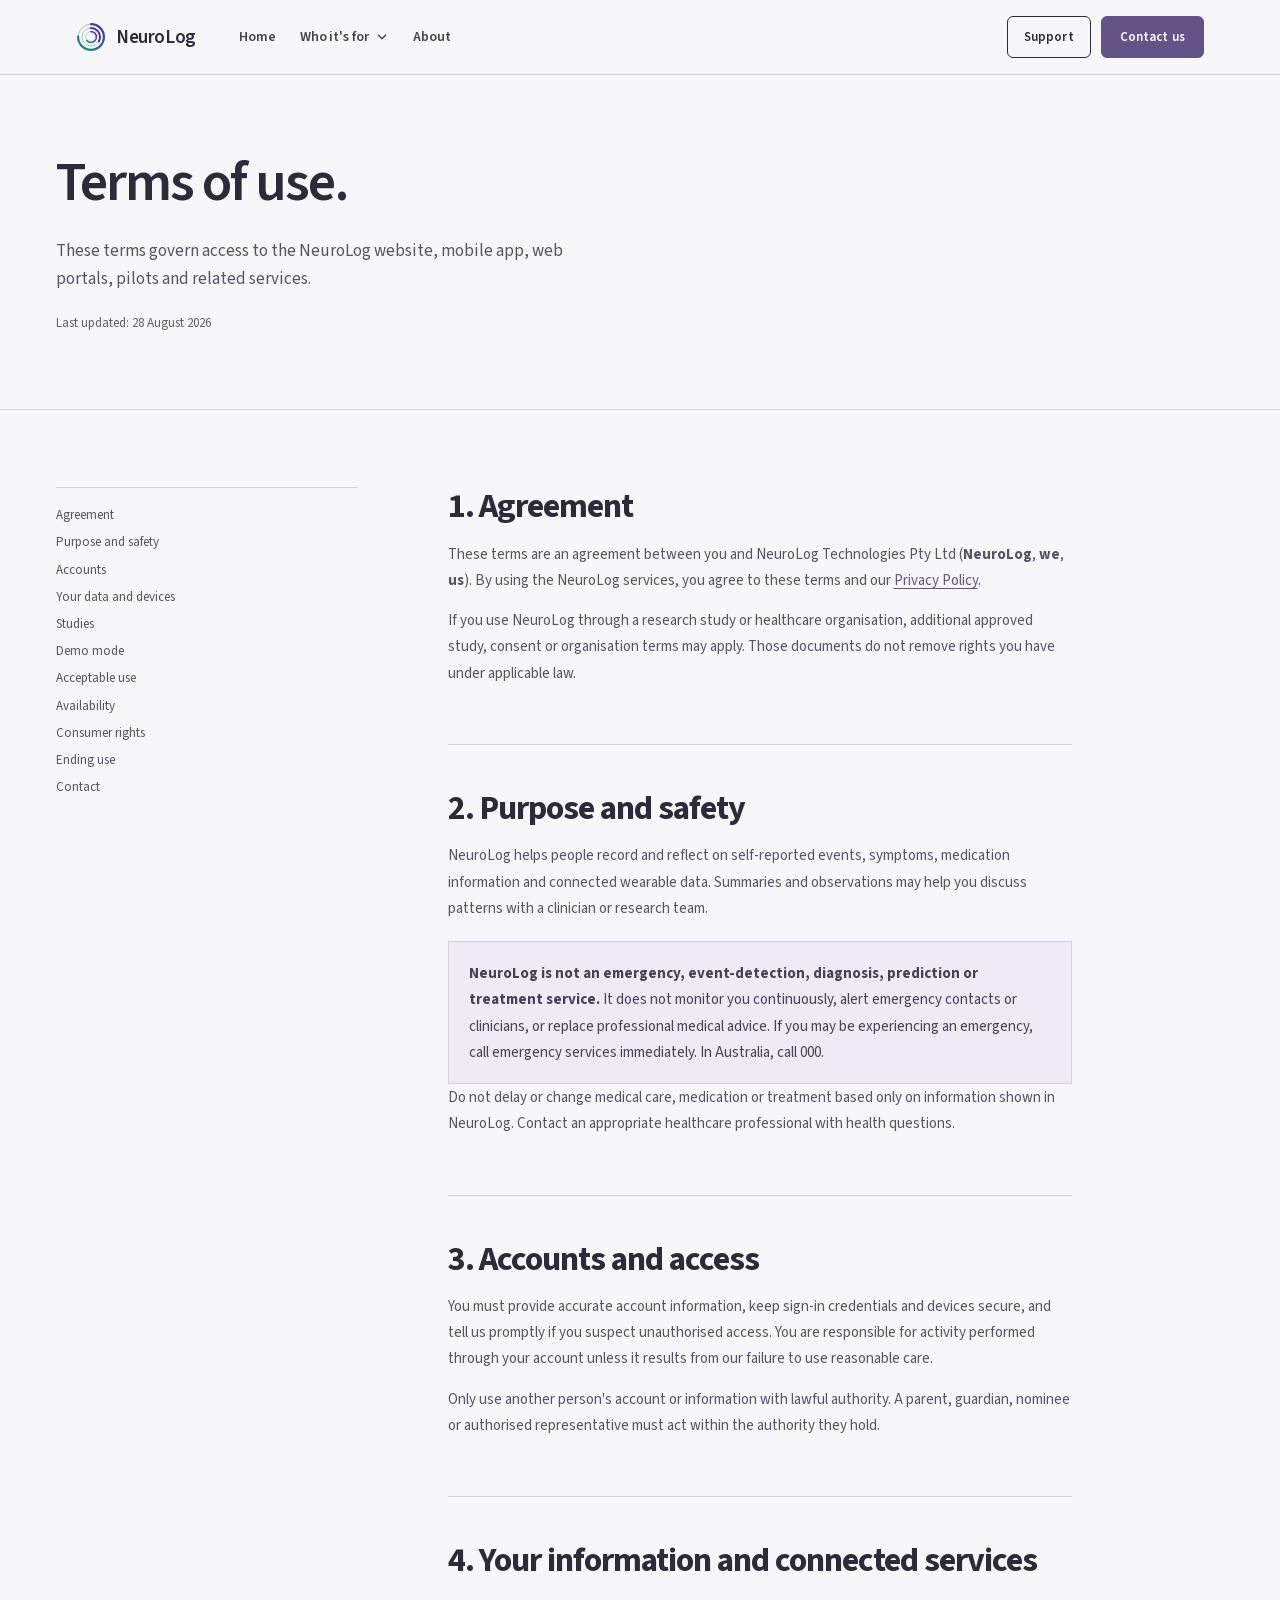
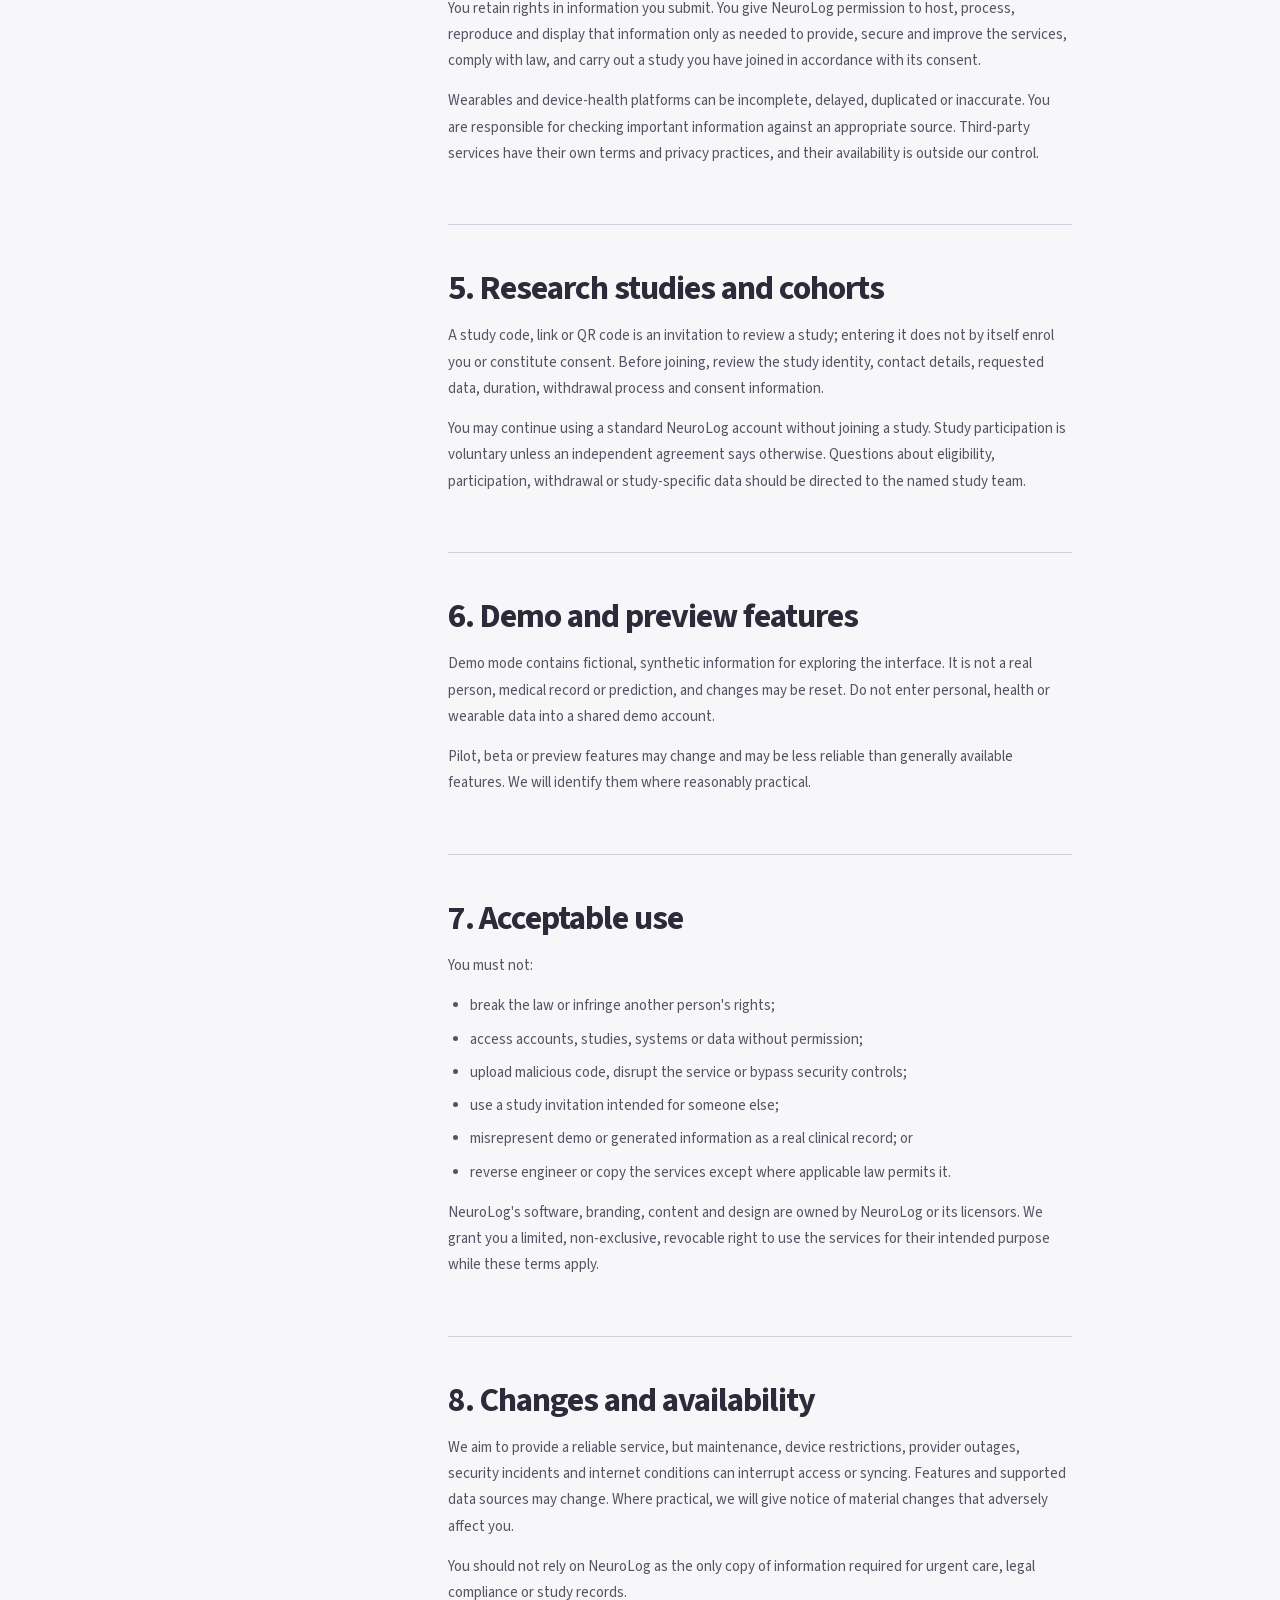
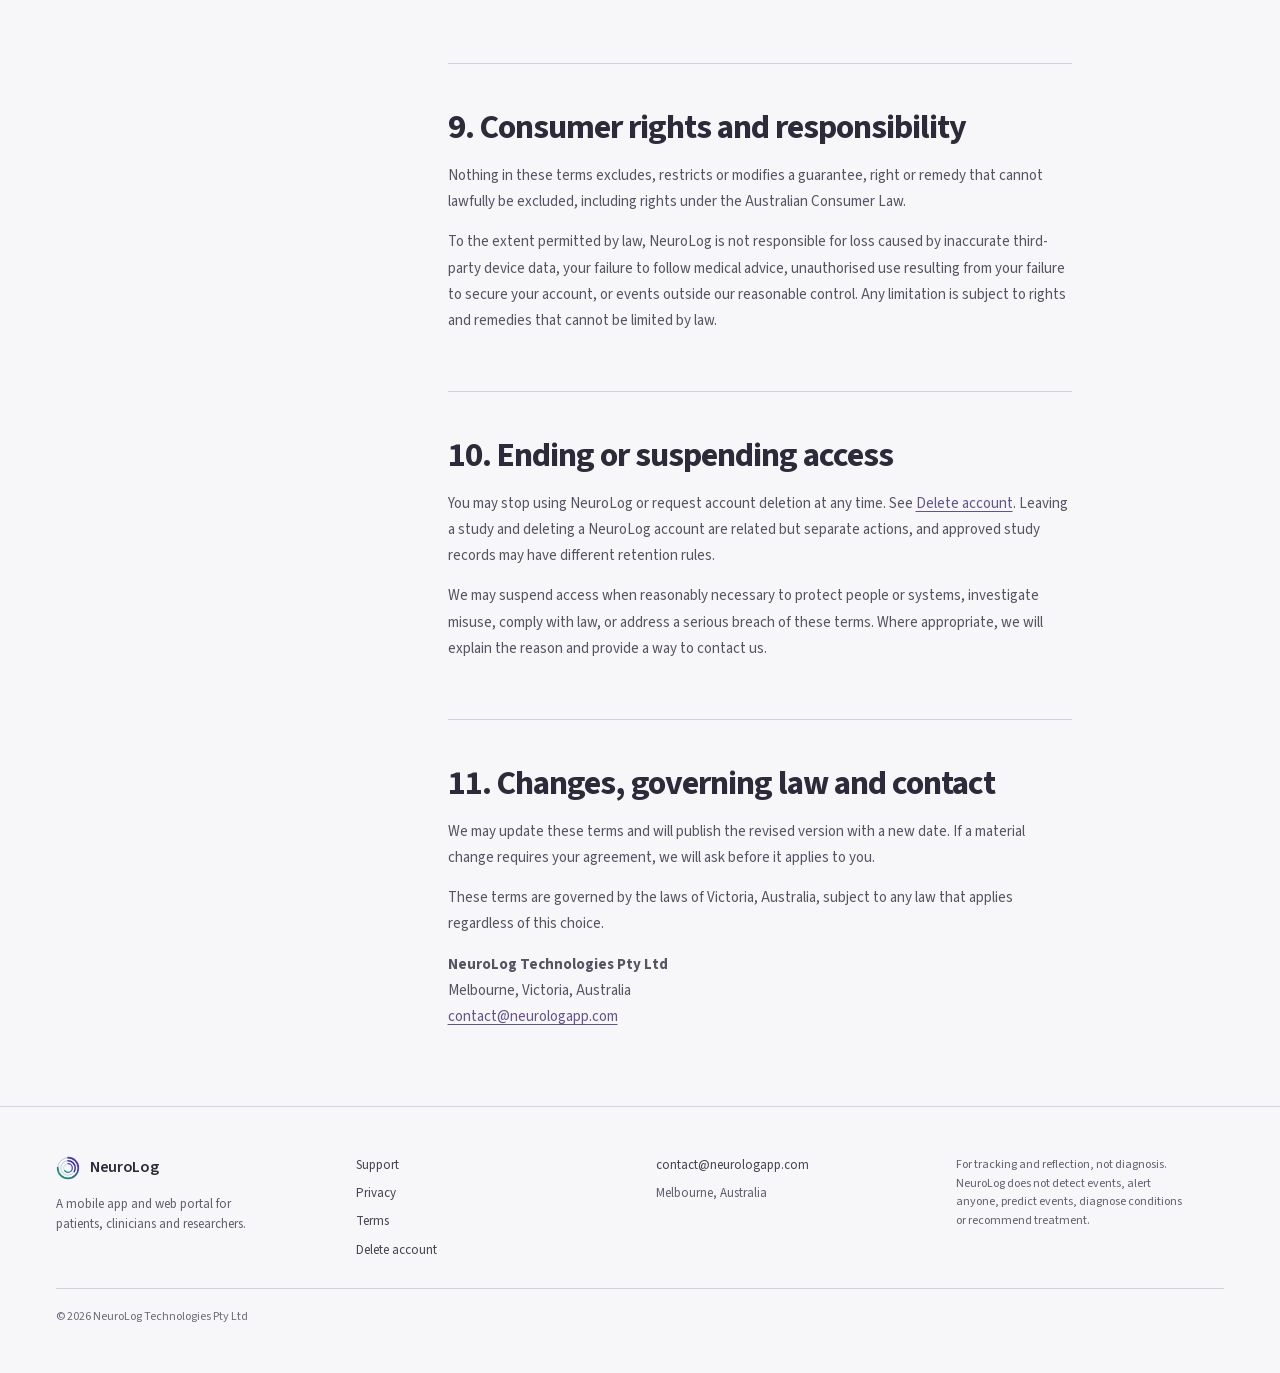
<file: terms.html>
<!doctype html>
<html lang="en">

<head>
  <meta charset="utf-8">
  <meta name="viewport" content="width=device-width, initial-scale=1">
  <title>Terms of use | NeuroLog</title>
  <meta name="description"
    content="Read the terms for using the NeuroLog website, mobile app and related services, including accounts, acceptable use and health information.">
  <link rel="canonical" href="https://neurologapp.com/terms.html">
  <meta property="og:url" content="https://neurologapp.com/terms.html">
  <meta property="og:site_name" content="NeuroLog">
  <meta property="og:locale" content="en_AU">
  <link rel="icon" href="assets/neurolog-logo.svg" type="image/svg+xml">
  <meta property="og:title"
    content="Terms of use | NeuroLog">
  <meta property="og:description"
    content="Read the terms for using the NeuroLog website, mobile app and related services, including accounts, acceptable use and health information.">
  <meta property="og:type" content="website">
  <meta property="og:image" content="https://neurologapp.com/assets/social-preview.jpg">
  <meta property="og:image:width" content="1200">
  <meta property="og:image:height" content="630">
  <meta property="og:image:alt" content="NeuroLog: Understand what happens between appointments. Phone showing the app beside a smartwatch.">
  <meta name="twitter:card" content="summary_large_image">
  <meta name="twitter:image" content="https://neurologapp.com/assets/social-preview.jpg">
  <meta name="twitter:image:alt" content="NeuroLog: Understand what happens between appointments.">
  <link rel="stylesheet" href="assets/site.css">
  <script src="assets/site.js" defer></script>
</head>

<body>
  <a class="skip-link" href="#main">Skip to content</a>
  <header class="site-header">
    <div class="site-header__bar">
      <a class="brand" href="index.html"><img src="assets/neurolog-logo.svg" alt="" width="30" height="30" decoding="async"><span>NeuroLog</span></a>
      <nav class="nav" aria-label="Primary">
        <a class="nav__link" href="index.html">Home</a>
        <div class="nav__group">
          <button class="nav__link nav__toggle" type="button" data-dropdown-toggle aria-expanded="false"
            aria-controls="audience-menu">
            <span>Who it's for</span>
            <svg width="14" height="14" viewBox="0 0 24 24" fill="none" stroke="currentColor" stroke-width="2.4"
              stroke-linecap="square" aria-hidden="true">
              <path d="m6 9 6 6 6-6"></path>
            </svg>
          </button>
          <div class="nav__menu" id="audience-menu" data-dropdown-menu hidden>
            <a href="for_patients.html">For patients</a>
            <a href="for_clinicians.html">For clinicians</a>
            <a href="for_researchers.html">For researchers</a>
          </div>
        </div>
        <a class="nav__link" href="about.html">About</a>
      </nav>
      <div class="header__actions">
        <a class="header__contact" href="support.html">Support</a>
        <a class="btn btn--sm" href="mailto:contact@neurologapp.com">Contact us</a>
        <button class="menu-btn" type="button" data-menu-toggle aria-expanded="false" aria-controls="mobile-nav"
          aria-label="Menu">
          <svg width="18" height="18" viewBox="0 0 24 24" fill="none" stroke="currentColor" stroke-width="2"
            stroke-linecap="square" aria-hidden="true">
            <path d="M3 6h18M3 12h18M3 18h18"></path>
          </svg>
        </button>
      </div>
    </div>
    <nav class="mobile-nav" id="mobile-nav" data-mobile-nav aria-label="Primary" hidden>
      <a href="index.html">Home</a>
      <a href="for_patients.html">For patients</a>
      <a href="for_clinicians.html">For clinicians</a>
      <a href="for_researchers.html">For researchers</a>
      <a href="about.html">About</a>
      <a href="support.html">Support</a>
      <a href="mailto:contact@neurologapp.com">contact@neurologapp.com</a>
    </nav>
  </header>

  <main id="main">
    <section class="section section--page-head">
      <div class="wrap">
        <h1 class="display display--page">Terms of use.</h1>
        <p class="lead" style="max-width:64ch">These terms govern access to the NeuroLog website, mobile app, web
          portals, pilots and related services.</p>
        <p class="legal-updated">Last updated: 28 August 2026</p>
      </div>
    </section>

    <section class="section section--rule">
      <div class="wrap legal-layout">
        <nav class="legal-nav" aria-label="Terms contents">
          <a href="#agreement">Agreement</a>
          <a href="#purpose">Purpose and safety</a>
          <a href="#accounts">Accounts</a>
          <a href="#data">Your data and devices</a>
          <a href="#studies">Studies</a>
          <a href="#demo">Demo mode</a>
          <a href="#acceptable-use">Acceptable use</a>
          <a href="#availability">Availability</a>
          <a href="#liability">Consumer rights</a>
          <a href="#ending">Ending use</a>
          <a href="#contact">Contact</a>
        </nav>

        <div class="legal-copy">
          <section id="agreement">
            <h2>1. Agreement</h2>
            <p>These terms are an agreement between you and NeuroLog Technologies Pty Ltd (<strong>NeuroLog</strong>,
              <strong>we</strong>, <strong>us</strong>). By using the NeuroLog services, you agree to these terms and
              our
              <a href="privacy.html">Privacy Policy</a>.
            </p>
            <p>If you use NeuroLog through a research study or healthcare organisation, additional approved study,
              consent or organisation terms may apply. Those documents do not remove rights you have under applicable
              law.</p>
          </section>

          <section id="purpose">
            <h2>2. Purpose and safety</h2>
            <p>NeuroLog helps people record and reflect on self-reported events, symptoms, medication information and
              connected wearable data. Summaries and observations may help you discuss patterns with a clinician or
              research team.</p>
            <div class="legal-callout">
              <p><strong>NeuroLog is not an emergency, event-detection, diagnosis, prediction or treatment
                  service.</strong> It does not monitor you continuously, alert emergency contacts or clinicians, or
                replace professional medical advice. If you may be experiencing an emergency, call emergency services
                immediately. In Australia, call 000.</p>
            </div>
            <p>Do not delay or change medical care, medication or treatment based only on information shown in
              NeuroLog. Contact an appropriate healthcare professional with health questions.</p>
          </section>

          <section id="accounts">
            <h2>3. Accounts and access</h2>
            <p>You must provide accurate account information, keep sign-in credentials and devices secure, and tell us
              promptly if you suspect unauthorised access. You are responsible for activity performed through your
              account unless it results from our failure to use reasonable care.</p>
            <p>Only use another person's account or information with lawful authority. A parent, guardian, nominee or
              authorised representative must act within the authority they hold.</p>
          </section>

          <section id="data">
            <h2>4. Your information and connected services</h2>
            <p>You retain rights in information you submit. You give NeuroLog permission to host, process, reproduce and
              display that information only as needed to provide, secure and improve the services, comply with law, and
              carry out a study you have joined in accordance with its consent.</p>
            <p>Wearables and device-health platforms can be incomplete, delayed, duplicated or inaccurate. You are
              responsible for checking important information against an appropriate source. Third-party services have
              their own terms and privacy practices, and their availability is outside our control.</p>
          </section>

          <section id="studies">
            <h2>5. Research studies and cohorts</h2>
            <p>A study code, link or QR code is an invitation to review a study; entering it does not by itself enrol
              you
              or constitute consent. Before joining, review the study identity, contact details, requested data,
              duration, withdrawal process and consent information.</p>
            <p>You may continue using a standard NeuroLog account without joining a study. Study participation is
              voluntary unless an independent agreement says otherwise. Questions about eligibility, participation,
              withdrawal or study-specific data should be directed to the named study team.</p>
          </section>

          <section id="demo">
            <h2>6. Demo and preview features</h2>
            <p>Demo mode contains fictional, synthetic information for exploring the interface. It is not a real person,
              medical record or prediction, and changes may be reset. Do not enter personal, health or wearable data
              into a shared demo account.</p>
            <p>Pilot, beta or preview features may change and may be less reliable than generally available features.
              We will identify them where reasonably practical.</p>
          </section>

          <section id="acceptable-use">
            <h2>7. Acceptable use</h2>
            <p>You must not:</p>
            <ul>
              <li>break the law or infringe another person's rights;</li>
              <li>access accounts, studies, systems or data without permission;</li>
              <li>upload malicious code, disrupt the service or bypass security controls;</li>
              <li>use a study invitation intended for someone else;</li>
              <li>misrepresent demo or generated information as a real clinical record; or</li>
              <li>reverse engineer or copy the services except where applicable law permits it.</li>
            </ul>
            <p>NeuroLog's software, branding, content and design are owned by NeuroLog or its licensors. We grant you a
              limited, non-exclusive, revocable right to use the services for their intended purpose while these terms
              apply.</p>
          </section>

          <section id="availability">
            <h2>8. Changes and availability</h2>
            <p>We aim to provide a reliable service, but maintenance, device restrictions, provider outages, security
              incidents and internet conditions can interrupt access or syncing. Features and supported data sources
              may change. Where practical, we will give notice of material changes that adversely affect you.</p>
            <p>You should not rely on NeuroLog as the only copy of information required for urgent care, legal
              compliance or study records.</p>
          </section>

          <section id="liability">
            <h2>9. Consumer rights and responsibility</h2>
            <p>Nothing in these terms excludes, restricts or modifies a guarantee, right or remedy that cannot lawfully
              be excluded, including rights under the Australian Consumer Law.</p>
            <p>To the extent permitted by law, NeuroLog is not responsible for loss caused by inaccurate third-party
              device data, your failure to follow medical advice, unauthorised use resulting from your failure to secure
              your account, or events outside our reasonable control. Any limitation is subject to rights and remedies
              that cannot be limited by law.</p>
          </section>

          <section id="ending">
            <h2>10. Ending or suspending access</h2>
            <p>You may stop using NeuroLog or request account deletion at any time. See <a
                href="delete-account.html">Delete account</a>. Leaving a study and deleting a NeuroLog account are
              related but separate actions, and approved study records may have different retention rules.</p>
            <p>We may suspend access when reasonably necessary to protect people or systems, investigate misuse, comply
              with law, or address a serious breach of these terms. Where appropriate, we will explain the reason and
              provide a way to contact us.</p>
          </section>

          <section id="contact">
            <h2>11. Changes, governing law and contact</h2>
            <p>We may update these terms and will publish the revised version with a new date. If a material change
              requires your agreement, we will ask before it applies to you.</p>
            <p>These terms are governed by the laws of Victoria, Australia, subject to any law that applies regardless
              of this choice.</p>
            <p><strong>NeuroLog Technologies Pty Ltd</strong><br>Melbourne, Victoria, Australia<br><a
                href="mailto:contact@neurologapp.com">contact@neurologapp.com</a></p>
          </section>
        </div>
      </div>
    </section>
  </main>

  <footer class="site-footer">
    <div class="site-footer__grid">
      <div>
        <div class="brand"><img src="assets/neurolog-logo.svg" alt="" width="30" height="30" decoding="async"><span>NeuroLog</span></div>
        <p class="site-footer__blurb">A mobile app and web portal for patients, clinicians and researchers.</p>
      </div>
      <nav aria-label="Footer">
        <a href="support.html">Support</a>
        <a href="privacy.html">Privacy</a>
        <a href="terms.html" aria-current="page">Terms</a>
        <a href="delete-account.html">Delete account</a>
      </nav>
      <div class="site-footer__meta"><a
          href="mailto:contact@neurologapp.com">contact@neurologapp.com</a><span>Melbourne,
          Australia</span></div>
      <p class="site-footer__legal">For tracking and reflection, not diagnosis. NeuroLog does not detect events, alert
        anyone, predict events, diagnose conditions or recommend treatment.</p>
    </div>
    <div class="site-footer__base">© 2026 NeuroLog Technologies Pty Ltd</div>
  </footer>
</body>

</html>
</file>
<file: assets/site.css>
/* Neurolog — site styles */

@font-face {
  font-family: "Source Sans 3";
  src: url("fonts/source-sans-3/SourceSans3VF-Upright.woff2") format("woff2");
  font-style: normal;
  font-weight: 200 900;
  font-display: swap;
}

@font-face {
  font-family: "Source Sans 3";
  src: url("fonts/source-sans-3/SourceSans3VF-Italic.woff2") format("woff2");
  font-style: italic;
  font-weight: 200 900;
  font-display: swap;
}

:root {
  --bg: #f7f7fa;
  --surface: #ffffff;
  --ink: #2d2b3a;
  --ink-2: #464253;
  --ink-3: #565363;
  --ink-4: #625e70;
  --ink-5: #6f6b7c;
  --accent: #645387;
  --accent-dark: #52436f;
  --accent-soft: #eeebf5;
  --accent-pale: #c9bfdf;
  --accent-tint: #ded8ee;
  --green: #426a53;
  --green-bright: #355c45;
  --rule: #d4d0df;
  --hair: #d4d0df;
  --hair-2: #e5e2eb;
  --field-border: #b5afc2;
  --field-bg: #faf9fc;
  --font-head: "Source Sans 3", system-ui, sans-serif;
  --font-body: "Source Sans 3", system-ui, sans-serif;
  --header-h: 74px;
  --gutter: clamp(20px, 5vw, 56px);
}

*,
*::before,
*::after {
  box-sizing: border-box;
}

html {
  scroll-behavior: smooth;
}

body {
  margin: 0;
  min-height: 100vh;
  background: var(--bg);
  color: var(--ink);
  font-family: var(--font-body);
  font-feature-settings: "zero" 0;
  font-size: 16px;
  line-height: 1.55;
  -webkit-font-smoothing: antialiased;
}

h1,
h2,
h3,
h4,
p,
figure {
  margin: 0;
}

img {
  display: block;
}

a {
  color: var(--accent-dark);
  text-decoration: none;
}

a:hover {
  color: var(--green-bright);
}

input,
textarea,
button,
select {
  font: inherit;
}

*:focus-visible {
  outline: 2px solid var(--accent);
  outline-offset: 2px;
}

::selection {
  background: rgba(91, 33, 182, .16);
}

.skip-link {
  position: absolute;
  left: -9999px;
  top: 0;
  z-index: 100;
  padding: 10px 16px;
  background: var(--ink);
  color: #fff;
  font-size: 14px;
  font-weight: 600;
}

.skip-link:focus {
  left: 0;
  color: #fff;
}

/* Layout primitives ------------------------------------------------------- */

.wrap {
  width: min(1240px, 100%);
  margin: 0 auto;
}

.section {
  padding: clamp(48px, 6vw, 88px) var(--gutter);
}

.section--flush {
  padding: 0;
}

.section--rule {
  border-top: 1px solid var(--rule);
}

.section--hero {
  padding: clamp(56px, 7vw, 96px) var(--gutter) clamp(48px, 6vw, 72px);
}

.section--page-head {
  padding: clamp(48px, 6vw, 84px) var(--gutter);
}

.section--invert {
  background: var(--accent);
  color: #fff;
}

/* Type -------------------------------------------------------------------- */

.display {
  font-family: var(--font-head);
  font-size: clamp(38px, 4.6vw, 62px);
  line-height: 1.06;
  letter-spacing: -.035em;
  font-weight: 600;
  max-width: 19ch;
  text-wrap: pretty;
}

.display--page {
  font-size: clamp(34px, 4.4vw, 58px);
  max-width: 21ch;
}

.h2 {
  font-family: var(--font-head);
  font-size: clamp(30px, 3.4vw, 44px);
  line-height: 1.1;
  letter-spacing: -.03em;
  font-weight: 600;
  text-wrap: pretty;
}

.h2--sm {
  font-size: clamp(24px, 2.6vw, 32px);
}

.h2--md {
  font-size: clamp(26px, 2.8vw, 36px);
}

.h2--lg {
  font-size: clamp(32px, 4vw, 54px);
  line-height: 1.07;
  letter-spacing: -.035em;
  max-width: 22ch;
}

.h3 {
  font-family: var(--font-head);
  font-size: 19px;
  font-weight: 600;
  letter-spacing: -.02em;
  line-height: 1.25;
}

.lead {
  margin-top: 26px;
  max-width: 56ch;
  font-size: 17px;
  line-height: 1.62;
  color: var(--ink-3);
  text-wrap: pretty;
}

.body {
  font-size: 15px;
  line-height: 1.6;
  color: var(--ink-3);
}

.body + .body,
.h3 + .body {
  margin-top: 10px;
}

.measure {
  max-width: 44ch;
}

.step-num {
  font-family: var(--font-head);
  font-size: 13px;
  font-weight: 600;
  letter-spacing: .08em;
  color: var(--green);
}

.link-arrow {
  display: inline-block;
  margin-top: 4px;
  font-size: 14px;
  font-weight: 600;
  color: var(--accent-dark);
}

/* Buttons ----------------------------------------------------------------- */

.btn {
  display: inline-flex;
  align-items: center;
  height: 50px;
  padding: 0 22px;
  border: 1px solid var(--accent);
  background: var(--accent);
  color: #fff;
  font-size: 14px;
  font-weight: 600;
  cursor: pointer;
  white-space: nowrap;
}

.btn:hover {
  background: var(--accent-dark);
  border-color: var(--accent-dark);
  color: #fff;
}

.btn--ghost {
  border-color: var(--ink);
  background: transparent;
  color: var(--ink);
}

.btn--ghost:hover {
  background: var(--ink);
  border-color: var(--ink);
  color: #fff;
}

.btn--sm {
  height: 42px;
  padding: 0 18px;
  font-size: 13px;
  letter-spacing: .01em;
}

.btn-row {
  display: flex;
  flex-wrap: wrap;
  gap: 12px;
  margin-top: 34px;
}

.text-link {
  border: 0;
  background: transparent;
  padding: 0;
  font-size: 14px;
  font-weight: 600;
  color: var(--accent-dark);
  cursor: pointer;
}

/* Header ------------------------------------------------------------------ */

.site-header {
  position: sticky;
  top: 0;
  z-index: 40;
  background: var(--bg);
  border-bottom: 1px solid var(--rule);
}

.site-header__bar {
  width: min(1240px, 100%);
  margin: 0 auto;
  padding: 0 var(--gutter);
  height: var(--header-h);
  display: flex;
  align-items: center;
  gap: 32px;
}

.brand {
  display: flex;
  align-items: center;
  gap: 10px;
  flex-shrink: 0;
  color: var(--ink);
}

.brand:hover {
  color: var(--ink);
}

.brand img {
  width: 30px;
  height: 30px;
}

.brand span {
  font-family: var(--font-head);
  font-size: 19px;
  font-weight: 600;
  letter-spacing: -.02em;
}

.nav {
  display: flex;
  align-items: center;
  gap: 2px;
  margin-right: auto;
  min-width: 0;
}

.nav__link {
  border: 0;
  background: transparent;
  padding: 8px 11px;
  font-size: 14px;
  font-weight: 600;
  letter-spacing: -.005em;
  white-space: nowrap;
  color: var(--ink-2);
  cursor: pointer;
}

.nav__link:hover {
  color: var(--accent);
}

.nav__link[aria-current="page"],
.nav__link.is-active {
  color: var(--accent);
  box-shadow: inset 0 -2px 0 0 var(--accent);
}

.nav__group {
  position: relative;
  align-self: stretch;
  display: flex;
  align-items: center;
}

.nav__toggle {
  display: inline-flex;
  align-items: center;
  gap: 6px;
}

.nav__menu {
  position: absolute;
  top: 100%;
  left: 0;
  min-width: 236px;
  background: var(--bg);
  border: 1px solid var(--rule);
  border-top: 0;
  z-index: 60;
}

.nav__menu[hidden] {
  display: none;
}

.nav__menu a {
  display: block;
  width: 100%;
  border-bottom: 1px solid var(--hair);
  padding: 13px 16px;
  font-size: 14px;
  font-weight: 600;
  white-space: nowrap;
  color: var(--ink-2);
}

.nav__menu a:last-child {
  border-bottom: 0;
}

.nav__menu a:hover {
  color: var(--accent);
  background: var(--surface);
}

.nav__menu a[aria-current="page"] {
  color: var(--accent);
}

.header__actions {
  display: flex;
  align-items: center;
  gap: 10px;
  flex-shrink: 0;
  margin-left: auto;
}

.header__contact {
  display: inline-flex;
  align-items: center;
  height: 42px;
  padding: 0 16px;
  border: 1px solid var(--ink);
  color: var(--ink);
  font-size: 13px;
  font-weight: 600;
  letter-spacing: .01em;
  white-space: nowrap;
}

.header__contact:hover {
  background: var(--ink);
  color: #fff;
}

.menu-btn {
  display: none;
  align-items: center;
  justify-content: center;
  width: 42px;
  height: 42px;
  padding: 0;
  border: 1px solid var(--ink);
  background: transparent;
  color: var(--ink);
  cursor: pointer;
}

.menu-btn:hover {
  background: var(--ink);
  color: #fff;
}

.mobile-nav {
  border-top: 1px solid var(--hair);
  background: var(--bg);
}

.mobile-nav[hidden] {
  display: none;
}

.mobile-nav a {
  display: block;
  width: 100%;
  padding: 14px var(--gutter);
  border-top: 1px solid var(--hair-2);
  font-size: 15px;
  font-weight: 600;
  color: var(--ink-2);
}

.mobile-nav a:first-child {
  border-top: 0;
}

.mobile-nav a[aria-current="page"] {
  color: var(--accent);
}

/* Home ------------------------------------------------------------------- */

.audience-grid {
  width: min(1240px, 100%);
  margin: 0 auto;
  display: grid;
  grid-template-columns: repeat(3, minmax(0, 1fr));
}

.audience-card {
  display: flex;
  flex-direction: column;
  gap: 12px;
  padding: clamp(32px, 4vw, 52px) var(--gutter);
  border-right: 1px solid var(--hair);
  color: var(--ink);
}

.audience-card:last-child {
  border-right: 0;
}

.audience-card:hover {
  background: var(--surface);
  color: var(--ink);
}

.audience-card .h2 {
  font-size: clamp(26px, 2.6vw, 34px);
  line-height: 1.12;
}

.split {
  display: grid;
  grid-template-columns: minmax(0, .8fr) minmax(0, 1.2fr);
  gap: clamp(28px, 6vw, 80px);
}

.split--end {
  grid-template-columns: minmax(0, 1.15fr) minmax(260px, .85fr);
  gap: clamp(28px, 6vw, 72px);
  align-items: end;
}

.prose {
  display: flex;
  flex-direction: column;
  gap: 20px;
  max-width: 62ch;
  font-size: 17px;
  line-height: 1.62;
  color: var(--ink-2);
}

.pull {
  padding-top: 20px;
  border-top: 1px solid var(--hair);
  font-family: var(--font-head);
  font-size: 20px;
  line-height: 1.35;
  letter-spacing: -.02em;
  color: var(--ink);
}

.feature-grid {
  width: min(1240px, 100%);
  margin: 0 auto;
  display: grid;
  grid-template-columns: repeat(3, minmax(0, 1fr));
}

.feature-grid > div {
  padding: 32px var(--gutter);
  border-right: 1px solid var(--hair);
}

.feature-grid > div:last-child {
  border-right: 0;
}

.feature-grid .step-num + .h3 {
  margin-top: 8px;
}

.invert-copy {
  font-size: 16px;
  line-height: 1.62;
  color: var(--accent-tint);
  max-width: 46ch;
}

/* Figures, team, partners ------------------------------------------------- */

.figure img {
  width: 100%;
  height: auto;
}

.figure figcaption {
  margin-top: 12px;
  font-size: 13px;
  color: var(--ink-4);
}

.section-head {
  display: flex;
  flex-wrap: wrap;
  align-items: baseline;
  justify-content: space-between;
  gap: 16px;
}

.team-strip {
  display: flex;
  flex-wrap: wrap;
  justify-content: center;
  gap: 20px;
  margin-top: 36px;
  padding: 28px 0 18px;
  border-top: 1px solid var(--hair);
}

.team-strip > div {
  flex: 0 0 200px;
  text-align: center;
}

.team-strip img {
  width: 100%;
  aspect-ratio: 1;
  object-fit: cover;
  filter: grayscale(1);
}

.team-strip .h3 {
  margin: 14px 0 4px;
  font-size: 17px;
  letter-spacing: -.01em;
}

.role {
  font-size: 13px;
  color: var(--ink-4);
}

.founders {
  display: grid;
  grid-template-columns: repeat(auto-fit, minmax(280px, 1fr));
  gap: clamp(24px, 4vw, 48px);
  margin-top: 28px;
  padding-top: 28px;
  border-top: 1px solid var(--hair);
  justify-items: center;
}

.founders .founder {
  max-width: 480px;
}

.founder {
  display: grid;
  grid-template-columns: 112px minmax(0, 1fr);
  gap: 20px;
  align-items: start;
}

.founder img {
  width: 112px;
  height: 112px;
  object-fit: cover;
  filter: grayscale(1);
}

.founder .role {
  margin-top: 4px;
  font-weight: 600;
  color: var(--accent-dark);
}

.advisors {
  display: flex;
  flex-wrap: wrap;
  justify-content: center;
  gap: 24px 40px;
  margin-top: 28px;
  padding-top: 28px;
  border-top: 1px solid var(--hair);
}

.advisor {
  display: flex;
  align-items: center;
  gap: 16px;
  flex: 0 0 auto;
}

.advisor img {
  width: 72px;
  height: 72px;
  object-fit: cover;
  filter: grayscale(1);
}

.advisor .h3 {
  font-size: 16px;
  letter-spacing: -.01em;
}

.partners {
  display: flex;
  align-items: center;
  min-height: 132px;
  padding: 28px 0;
  border-top: 1px solid var(--hair);
  border-bottom: 1px solid var(--hair);
}

.partners img {
  width: min(170px, 100%);
  height: auto;
}

.pillars {
  display: grid;
  grid-template-columns: repeat(4, minmax(0, 1fr));
  margin-top: 44px;
  border-top: 1px solid var(--rule);
}

.pillars > div {
  padding: 24px 28px 28px;
  border-right: 1px solid var(--hair);
}

.pillars > div:first-child {
  padding-left: 0;
}

.pillars > div:last-child {
  padding-right: 0;
  border-right: 0;
}

.pillars .h3 {
  margin: 10px 0;
  font-size: 20px;
  line-height: 1.2;
}

/* Waitlist ---------------------------------------------------------------- */

#waitlist {
  scroll-margin-top: var(--header-h);
}

.waitlist {
  display: grid;
  grid-template-columns: minmax(0, .9fr) minmax(320px, .8fr);
  gap: clamp(32px, 6vw, 80px);
  align-items: start;
}

.waitlist .h2 {
  max-width: 18ch;
}

.waitlist__note {
  margin-top: 22px;
  padding-top: 20px;
  border-top: 1px solid var(--hair);
  font-size: 15px;
  color: var(--ink-3);
}

.form {
  display: grid;
  gap: 18px;
  background: var(--surface);
  border: 1px solid var(--rule);
  padding: clamp(22px, 3vw, 32px);
}

.form label {
  display: grid;
  gap: 7px;
  font-size: 14px;
  font-weight: 600;
  letter-spacing: 0;
  text-transform: none;
  color: var(--ink-2);
}

.form input[type="text"],
.form input[type="email"],
.form textarea {
  width: 100%;
  padding: 12px;
  border: 1px solid var(--field-border);
  background: var(--field-bg);
  color: var(--ink);
  font-size: 15px;
  font-weight: 400;
  letter-spacing: 0;
  text-transform: none;
}

.form textarea {
  min-height: 88px;
  resize: vertical;
}

.form fieldset {
  margin: 0;
  padding: 0;
  border: 0;
  display: grid;
  gap: 9px;
}

.form legend {
  padding: 0;
  font-size: 14px;
  font-weight: 600;
  letter-spacing: 0;
  text-transform: none;
  color: var(--ink-2);
}

.form .check {
  display: flex;
  align-items: center;
  gap: 10px;
  padding: 11px 12px;
  border: 1px solid var(--field-border);
  background: var(--surface);
  cursor: pointer;
  text-transform: none;
  letter-spacing: 0;
}

.form .check:hover {
  border-color: var(--accent);
}

.form .check:has(input:checked) {
  border-color: var(--accent);
  background: var(--accent-soft);
}

.form .check input {
  width: 16px;
  height: 16px;
  margin: 0;
  accent-color: var(--accent);
}

.form .check span {
  font-size: 14px;
  font-weight: 600;
}

.form button[type="submit"] {
  justify-content: flex-start;
}

.form__fine {
  font-size: 12px;
  line-height: 1.5;
  color: var(--ink-4);
}

.form__ok {
  padding: 12px 14px;
  background: #e7f6f0;
  border: 1px solid #b8cfc0;
  font-size: 14px;
  color: #075c41;
}

.form__ok[hidden] {
  display: none;
}

.form__ok[data-error] {
  background: #fff1ed;
  border-color: #a43120;
  color: #802719;
}

/* Legal and support pages -------------------------------------------------- */

.legal-layout {
  display: grid;
  grid-template-columns: minmax(190px, 0.28fr) minmax(0, 0.72fr);
  gap: clamp(36px, 7vw, 96px);
  align-items: start;
}

.legal-nav {
  position: sticky;
  top: 96px;
  display: grid;
  gap: 9px;
  padding-top: 18px;
  border-top: 1px solid var(--rule);
}

.legal-nav a {
  color: var(--ink-3);
  font-size: 13px;
  line-height: 1.4;
}

.legal-nav a:hover {
  color: var(--accent);
}

.legal-copy {
  max-width: 78ch;
}

.legal-copy section + section {
  margin-top: clamp(38px, 5vw, 58px);
  padding-top: clamp(30px, 4vw, 44px);
  border-top: 1px solid var(--hair);
}

.legal-copy h2 {
  margin-bottom: 16px;
  color: var(--ink);
  font-family: var(--font-head);
  font-size: clamp(24px, 3vw, 34px);
  line-height: 1.1;
  letter-spacing: -0.03em;
}

.legal-copy h3 {
  margin: 26px 0 9px;
  color: var(--ink);
  font-size: 16px;
  line-height: 1.35;
}

.legal-copy p,
.legal-copy li {
  color: var(--ink-3);
  font-size: 15px;
  line-height: 1.75;
}

.legal-copy p + p,
.legal-copy ul + p,
.legal-copy p + ul {
  margin-top: 14px;
}

.legal-copy ul {
  margin: 12px 0 0;
  padding-left: 22px;
}

.legal-copy li + li {
  margin-top: 7px;
}

.legal-copy a,
.support-card a {
  color: var(--accent);
  text-decoration: underline;
  text-decoration-thickness: 1px;
  text-underline-offset: 3px;
}

.legal-updated {
  margin-top: 20px;
  color: var(--ink-4);
  font-size: 13px;
}

.legal-callout {
  margin-top: 20px;
  padding: 18px 20px;
  border: 1px solid var(--hair);
  background: var(--accent-soft);
}

.legal-callout p {
  color: var(--ink-2);
}

.support-grid {
  display: grid;
  grid-template-columns: repeat(2, minmax(0, 1fr));
  gap: 1px;
  margin-top: 32px;
  background: var(--hair);
  border: 1px solid var(--hair);
}

.support-card {
  padding: clamp(24px, 4vw, 38px);
  background: var(--surface);
}

.support-card h2,
.support-card h3 {
  margin-bottom: 10px;
  color: var(--ink);
  font-family: var(--font-head);
  font-size: 22px;
  line-height: 1.15;
  letter-spacing: -0.02em;
}

.support-card p {
  color: var(--ink-3);
  font-size: 14px;
  line-height: 1.65;
}

.support-card p + p {
  margin-top: 10px;
}

/* Footer ------------------------------------------------------------------ */

.site-footer {
  border-top: 1px solid var(--rule);
  padding: clamp(32px, 4vw, 48px) var(--gutter);
}

.site-footer__grid {
  width: min(1240px, 100%);
  margin: 0 auto;
  display: grid;
  grid-template-columns: repeat(auto-fit, minmax(220px, 1fr));
  gap: 32px;
  align-items: start;
}

.site-footer .brand img {
  width: 24px;
  height: 24px;
}

.site-footer .brand span {
  font-size: 16px;
}

.site-footer__blurb {
  margin-top: 14px;
  max-width: 34ch;
  font-size: 13px;
  line-height: 1.55;
  color: var(--ink-4);
}

.site-footer nav,
.site-footer__meta {
  display: grid;
  gap: 8px;
  justify-items: start;
}

.site-footer nav a,
.site-footer__meta a {
  font-size: 13px;
  color: var(--ink-2);
}

.site-footer nav a:hover {
  color: var(--accent);
}

.site-footer__meta span {
  font-size: 13px;
  color: var(--ink-4);
}

.site-footer__legal {
  max-width: 38ch;
  font-size: 12px;
  line-height: 1.55;
  color: var(--ink-4);
}

.site-footer__base {
  width: min(1240px, 100%);
  margin: 28px auto 0;
  padding-top: 18px;
  border-top: 1px solid var(--hair);
  font-size: 12px;
  color: var(--ink-5);
}

/* Responsive -------------------------------------------------------------- */

/* Product pages share the lavender, sage and open spacing of the print work. */
.section--hero { background: #ded8ee; }
.hero-copy .display { font-size: clamp(42px, 5.3vw, 72px); max-width: 19ch; }
.display span { color: var(--accent); }
.hero-copy .lead { max-width: 64ch; font-size: 20px; }
.appointment-layout { display: grid; grid-template-columns: minmax(0, 1.1fr) minmax(0, .9fr); max-width: 1040px; gap: clamp(32px, 5vw, 64px); align-items: center; }
.appointment-photo { display: block; width: 100%; max-width: 420px; margin-left: auto; }
.appointment-photo img { width: 100%; height: auto; border-radius: 12px 12px 80px 12px; }
.hero-note { margin-top: 20px; max-width: 48ch; color: var(--ink-3); font-size: 15px; }
.btn, .header__contact, .menu-btn { border-radius: 6px; }
.form { border-radius: 10px; }
.form input, .form textarea, .form .check { border-radius: 5px; }
.section-intro { max-width: 65ch; margin-bottom: 36px; }
.section-intro > p { margin-top: 18px; color: var(--ink-3); font-size: 18px; }
.reading-width { max-width: 820px; }
.product-section .h2 { margin-bottom: 24px; }
.product-section .prose { max-width: none; }
.product-section .prose + .h2 { margin-top: 44px; }
.product-section .data-table-wrap { margin-top: 0; }
.product-section .status-note + .prose { margin-top: 28px; }
.page-intro .display { max-width: 23ch; }
.page-intro .lead { max-width: 64ch; font-size: 20px; }
.status-note { margin-top: 22px; max-width: 70ch; font-size: 16px; color: var(--ink-3); }
.soft-section { background: #eeebf5; }
.sage-section { background: #dfebe2; }
.workflow-list { display: grid; grid-template-columns: repeat(3, minmax(0, 1fr)); gap: 32px; padding: 0; margin: 36px 0 0; list-style: none; }
.workflow-list li { padding-top: 22px; border-top: 1px solid var(--hair); }
.workflow-list h3, .detail-grid h3 { font-size: 23px; font-weight: 600; line-height: 1.2; }
.workflow-list p, .detail-grid p { margin-top: 12px; color: var(--ink-3); font-size: 17px; line-height: 1.6; }
.detail-grid { display: grid; grid-template-columns: repeat(2, minmax(0, 1fr)); gap: 32px 64px; margin-top: 32px; }
.detail-grid article { padding-top: 24px; border-top: 1px solid var(--hair); }
.related-links { display: flex; flex-wrap: wrap; gap: 14px 28px; margin-top: 28px; font-weight: 600; }
.prose a, .related-links a, .faq-list a, .research-links a, .founder-bio a { text-decoration: underline; text-underline-offset: 3px; }
.related-links .btn { text-decoration: none; }
.audience-grid--inset { gap: 32px; margin-top: 36px; }
.audience-grid--inset .audience-card { padding: 24px 0 0; border-right: 0; border-top: 1px solid var(--hair); border-bottom: 0; }
.audience-grid--inset .audience-card:hover { background: transparent; }
.audience-grid--inset .body { font-size: 17px; }
.audience-grid--inset .link-arrow { margin-top: auto; padding-top: 14px; }
.founder-story { align-items: center; grid-template-columns: .85fr 1.15fr; }
.founder-photo { width: 100%; height: auto; max-width: 430px; border-radius: 8px 8px 72px 8px; }
.founder-story .prose { margin-top: 24px; }
.founder-bio { margin-top: 10px; font-size: 15px; color: var(--ink-3); }
.founder-bio a { display: inline-block; margin-top: 12px; }
.research-links { padding-left: 20px; color: var(--ink-3); }
.research-links li + li { margin-top: 18px; }
.research-links p { margin-top: 6px; }
.faq-list { max-width: 850px; }
.faq-list details { border-bottom: 1px solid var(--hair); padding: 20px 0; }
.faq-list details:first-child { border-top: 1px solid var(--hair); }
.faq-list summary { cursor: pointer; font-size: 20px; font-weight: 600; line-height: 1.35; padding-right: 16px; }
.faq-list details p { margin-top: 16px; max-width: 68ch; color: var(--ink-3); font-size: 17px; }
.data-table-wrap { max-width: 100%; overflow-x: auto; margin-top: 28px; }
.data-table { width: 100%; border-collapse: collapse; text-align: left; font-size: 17px; }
.data-table caption { text-align: left; margin-bottom: 16px; font-weight: 600; color: var(--ink-2); }
.data-table th, .data-table td { padding: 18px 22px 18px 0; border-bottom: 1px solid var(--hair); vertical-align: top; }
.data-table th { font-weight: 600; }
.data-table thead th { border-top: 1px solid var(--hair); }
.data-table td { color: var(--ink-3); }
.data-table th:first-child { min-width: 145px; }
.app-walkthrough { display: grid; grid-template-columns: repeat(3, minmax(0, 1fr)); gap: clamp(24px, 4vw, 56px); margin-top: 40px; }
.app-walkthrough figure { min-width: 0; }
.app-walkthrough img { width: 100%; max-width: 270px; height: auto; margin: 0 auto; border: 5px solid #2d2b3a; border-radius: 34px; }
.app-walkthrough figcaption { margin-top: 18px; text-align: center; font-size: 18px; font-weight: 600; }
.app-walkthrough figcaption p { margin-top: 10px; color: var(--ink-3); font-size: 17px; }
.partners { flex-wrap: wrap; gap: 24px 60px; border: 0; }
.partners img { max-width: 100%; }
.waitlist .lead { max-width: 48ch; }
:target { scroll-margin-top: calc(var(--header-h) + 24px); }

@media (max-width: 860px) {
  .appointment-layout, .founder-story { grid-template-columns: 1fr; }
  .hero-copy .display { max-width: 18ch; }
  .appointment-layout { max-width: 820px; }
  .appointment-photo { margin: 0; }
  .workflow-list { grid-template-columns: 1fr; gap: 24px; }
  .detail-grid { gap: 28px; }
}
@media (max-width: 600px) {
  .detail-grid, .app-walkthrough { grid-template-columns: 1fr; }
  .app-walkthrough { gap: 44px; }
  .app-walkthrough img { max-width: 250px; }
  .app-walkthrough figcaption { max-width: 38ch; margin-inline: auto; }
  .section--hero { padding-top: 40px; }
  .site-header__bar { padding-inline: 16px; gap: 10px; }
  .header__actions { gap: 8px; }
  .btn--sm { padding-inline: 12px; }
  .brand { gap: 7px; }
  .brand span { font-size: 18px; }
  .page-intro .display { font-size: 38px; }
  .partners img { max-height: 70px; }
  .data-table { font-size: 15px; }
  .data-table th, .data-table td { padding-right: 14px; }
}
@media (prefers-reduced-motion: reduce) {
  html { scroll-behavior: auto; }
}

@media (max-width: 1019px) {
  .nav,
  .header__contact {
    display: none;
  }

  .menu-btn {
    display: inline-flex;
  }

  .site-header__bar {
    gap: 16px;
  }
}

@media (min-width: 1020px) {
  .mobile-nav {
    display: none;
  }
}

@media (max-width: 1019px) {
  .audience-grid,
  .feature-grid,
  .pillars {
    grid-template-columns: minmax(0, 1fr);
  }

  .audience-card,
  .feature-grid > div,
  .pillars > div {
    border-right: 0;
    border-bottom: 1px solid var(--hair);
  }

  .audience-card:last-child,
  .feature-grid > div:last-child,
  .pillars > div:last-child {
    border-bottom: 0;
  }

  .pillars > div {
    padding: 24px 0 28px;
  }
}

@media (max-width: 860px) {
  .split,
  .split--end,
  .waitlist {
    grid-template-columns: minmax(0, 1fr);
  }

  .founder {
    grid-template-columns: 88px minmax(0, 1fr);
  }

  .founder img {
    width: 88px;
    height: 88px;
  }

  .legal-layout,
  .support-grid {
    grid-template-columns: minmax(0, 1fr);
  }

  .legal-nav {
    position: static;
  }
}
</file>
